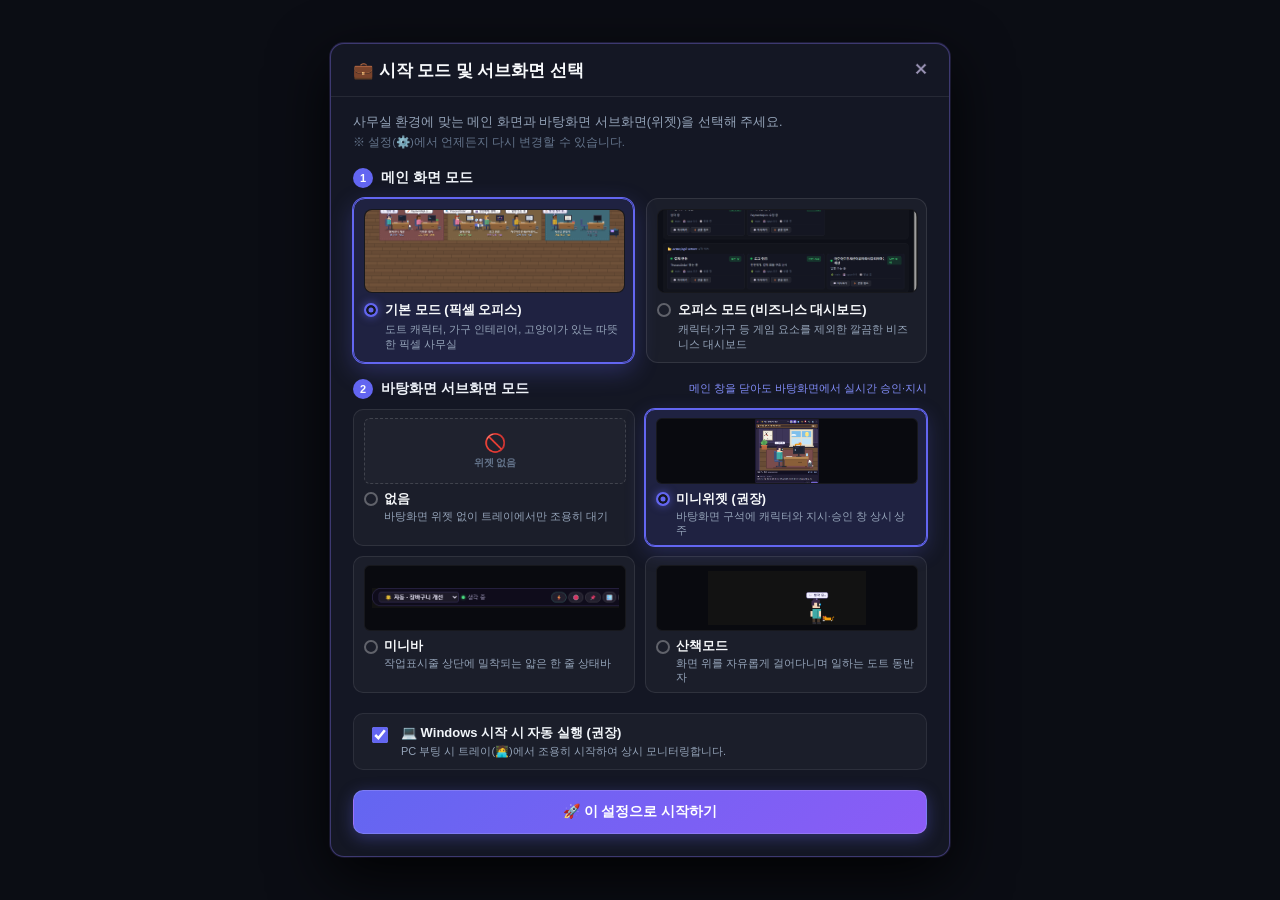
<file: src/ClaudeOffice/wwwroot/index.html>
<!doctype html>
<html lang="ko">
<head>
  <meta charset="utf-8">
  <meta http-equiv="Content-Security-Policy" content="default-src 'self'; script-src 'self' 'unsafe-inline' https://www.youtube.com https://s.ytimg.com; frame-src 'self' https://www.youtube.com https://www.youtube-nocookie.com; img-src 'self' data: https://i.ytimg.com https://*.youtube.com; media-src 'self' https://*.googlevideo.com https://*.youtube.com blob:; style-src 'self' 'unsafe-inline'; connect-src 'self' https://*.firebasedatabase.app https://*.firebaseio.com http://127.0.0.1:* http://localhost:* https://*.youtube.com https://*.googlevideo.com; object-src 'none'; base-uri 'self'; form-action 'none'">
  <!-- 휴대폰 보기: 기기 폭에 맞추고 화면 회전 시 뷰포트 축소 왜곡 방지 -->
  <meta name="viewport" content="width=device-width, initial-scale=1.0, maximum-scale=1.0, user-scalable=no, viewport-fit=cover">
  <meta name="theme-color" content="#1e1b2e">
  <!-- 휴대폰에 앱으로 설치(주소창 없이 열림): 안드로이드 크롬은 manifest, 아이폰은 apple-* -->
  <link rel="manifest" href="manifest.webmanifest">
  <link rel="icon" type="image/png" sizes="192x192" href="icons/icon-192.png">
  <link rel="apple-touch-icon" href="icons/apple-touch-icon.png">
  <meta name="mobile-web-app-capable" content="yes">
  <meta name="apple-mobile-web-app-capable" content="yes">
  <meta name="apple-mobile-web-app-title" content="Claude Office">
  <meta name="apple-mobile-web-app-status-bar-style" content="black-translucent">
  <title>Claude Office</title>
  <link rel="stylesheet" href="office.css">
</head>
<body>
  <canvas id="office"></canvas>
  <div id="scanlineOverlay" class="scanline-overlay" aria-hidden="true"></div>
  <!-- 💼 오피스 모드: 그래픽 요소를 제외한 깔끔한 비즈니스 대시보드 뷰 -->
  <div id="officeCleanView" class="office-clean-view" hidden>
    <div class="ocv-header">
      <div class="ocv-title-area">
        <h2 id="ocvOfficeName">Claude Office</h2>
        <div id="ocvStats" class="ocv-stats-badges"></div>
      </div>
    </div>
    <div id="ocvContent" class="ocv-teams-container"></div>
  </div>
  <!-- 작게 보기(위젯): 그림 대신 직원·상태 목록. 앱 창도 작아진다 -->
  <div id="wlist" hidden></div>
  <!-- 바탕화면 미니위젯: 대표 직원 한 명을 바탕화면 구석 책상에 꺼내 두고 지시·승인·전환 -->
  <div id="pet" hidden></div>

  <div id="hud">
    <div id="summary"></div>
    <div id="searchWrap" class="hud-search" hidden>
      <input id="hudSearch" type="text" maxlength="40" autocomplete="off" spellcheck="false" placeholder="직원·팀·작업 검색 (Esc 닫기)" data-en-ph="Search employee, team, task (Esc)">
      <button id="hudSearchClear" title="지우기" data-en-title="Clear">✕</button>
    </div>
    <!-- 영어 화면이면 office.js 가 data-en(글)·data-en-title·data-en-ph 로 바꾼다 -->
    <div class="hud-group hud-tools-group">
      <button id="btnSearch" title="직원 빠른 검색 (단축키: /)" data-en-title="Quick search employees (Shortcut: /)"><span class="px-icon px-search"></span></button>
      <button id="btnPet" title="바탕화면 미니위젯 (단축키: M) — 직원을 바탕화면 구석에 꺼내 두고 실시간 모니터링" data-en-title="Desktop MiniWidget (Shortcut: M) — Pin employee to desktop corner for real-time monitoring"><span class="px-icon px-window"></span></button>
      <button id="btnCoins" class="hud-coins" title="상점 & 보관함 열기 (단축키: S)" data-en-title="Current Coins — open shop (Shortcut: S)"><span class="px-icon px-coin"></span> <span id="hudCoins">0</span></button>
    </div>
    <div class="hud-group hud-ctrl-group">
      <button id="btnPin" title="항상 위에 표시" data-en-title="Always on top">📌</button>
      <div class="hud-more-wrap">
        <button id="btnMore" title="더 많은 메뉴 (근무일지·업적·브로드캐스트 등)" data-en-title="More Options">⋯<span id="btnMoreNewsBadge" class="hud-more-badge" hidden></span></button>
        <div id="hudMoreMenu" class="hud-more-menu" hidden>
          <div class="more-sec-lbl" data-en="Work &amp; Views">💼 업무 &amp; 보기</div>
          <button id="btnWidget" class="more-item" type="button"><span class="m-icon"><span class="px-icon px-doc"></span></span> <span class="m-txt" data-en="Compact list view (W)">목록형 작게 보기 (W)</span></button>
          <button id="btnToday" class="more-item" type="button"><span class="m-icon"><span class="px-icon px-chart"></span></span> <span class="m-txt" data-en="Work log (R)">근무 일지 (R)</span></button>
          <button id="btnBroadcast" class="more-item" type="button"><span class="m-icon"><span class="px-icon px-broadcast"></span></span> <span class="m-txt" data-en="Broadcast (B)">전체 브로드캐스트 (B)</span></button>
          <button id="btnAway" class="more-item" type="button"><span class="m-icon"><span class="px-icon px-moon"></span></span> <span class="m-txt" data-en="Toggle absent staff">퇴근 직원 표시</span></button>
          <div class="more-divider"></div>
          <div class="more-sec-lbl" data-en="Office Life">☕ 오피스 라이프</div>
          <button id="btnAchieve" class="more-item" type="button"><span class="m-icon"><span class="px-icon px-trophy"></span></span> <span class="m-txt" data-en="Achievements (A)">업적 도감 (A)</span></button>
          <button id="btnNightShift" class="more-item" type="button"><span class="m-icon"><span class="px-icon px-moon"></span></span> <span class="m-txt" data-en="Night Shift (N)">야간 당직 모드 (N)</span></button>
          <button id="btnShopQuick" class="more-item" type="button"><span class="m-icon"><span class="px-icon px-coin"></span></span> <span class="m-txt" data-en="Furniture &amp; Cat Shop (S)">가구 &amp; 고양이 상점 (S)</span></button>
          <button id="btnWrapped" class="more-item" type="button"><span class="m-icon">📊</span> <span class="m-txt" data-en="2026 Office Wrapped">연말 결산 Wrapped</span></button>
          <div class="more-divider"></div>
          <div class="more-sec-lbl" data-en="Info &amp; Links">🌐 안내 &amp; 바로가기</div>
          <button id="btnNews" class="more-item" type="button"><span class="m-icon">📢</span> <span class="m-txt" data-en="Update News">업데이트 뉴스</span><span id="btnNewsMenuBadge" class="news-menu-badge" hidden>N</span></button>
          <a id="btnIntroLink" href="intro.html" class="more-item" style="text-decoration:none;"><span class="m-icon">🌐</span> <span class="m-txt" data-en="Website &amp; Install">소개 페이지 &amp; 설치</span></a>
        </div>
      </div>
      <button id="btnSettings" title="설정" data-en-title="Settings"><span class="px-icon px-gear"></span></button>
    </div>
    <button id="btnHook" hidden>??</button>
    <button id="btnShop" hidden></button>
  </div>

  <div id="tooltip" hidden></div>

  <div id="empty" hidden>
    <!-- 문구는 비어 있는 이유에 따라 office.js(refreshEmpty)가 바꾼다 -->
    <div class="big" id="emptyBig" data-en="🏢 Nobody has come to work yet">🏢 아직 출근한 직원이 없어요</div>
    <div id="emptyMsg" data-en="Start a conversation in Claude Code and an employee appears at a desk.">Claude Code에서 대화를 시작하면 책상에 직원이 나타납니다.</div>
    <div class="dim" id="emptyDim" data-en="Shows conversations from the last 12 hours.">최근 12시간 안에 쓰인 대화 기록을 봅니다.</div>
  </div>

  <aside id="panel" class="drawer" hidden>
    <button id="pClose" class="close" title="닫기" data-en-title="Close">✕</button>
    <!-- 📊 오늘의 근무 일지(모든 직원) — 열려 있으면 아래 직원 상세 대신 -->
    <div id="pReport" hidden></div>
    <div id="pMain">
    <h2 id="pName"></h2>
    <div id="pTitle" class="dim"></div>
    <div class="pbar"><div id="pState" class="state"></div><button id="pFocusConsoleTop" class="mini btn-console-jump" title="이 직원의 터미널/VS Code 창으로 즉시 점프 (단축키: Alt+1~9)" data-en-title="Jump to this session's terminal/VS Code window (Alt+1~9)" data-en="⚡ Console Jump">⚡ 콘솔 점프</button><button id="pPet" class="mini" title="이 직원을 바탕화면 미니위젯 대표 직원으로 꺼내기" data-en-title="Pin this employee to Desktop MiniWidget" data-en="🪟 MiniWidget">🪟 미니위젯</button></div>

    <!-- 1) 휴대폰/PC 지시·승인 (기본 노출) -->
    <section id="pRemote" hidden>
      <h3 data-en="📱 Instruct & approve from the phone">📱 휴대폰 지시·승인</h3>
      <div id="rStatus" class="rstatus"></div>
      <div id="rAsks"></div>
      <div id="rSayWrap">
        <textarea id="rSay" class="field" rows="3" maxlength="1000" placeholder="이 직원에게 보낼 지시 (같은 대화에서 이어서 일합니다)" data-en-ph="Instruction for this employee (continues in the same conversation)"></textarea>
        <div class="rrow"><span id="rSaid" class="dim"></span><button id="rVoice" type="button" class="mini voice-btn" title="음성으로 지시하기 (Voice Prompt)" data-en-title="Voice-to-Prompt">🎙️</button><button id="rSend" class="mini" data-en="Send">보내기</button></div>
      </div>
      <div id="rReplyWrap" hidden>
        <div id="rReplyHead" class="dim"></div>
        <p id="rReply" class="prompt reply"></p>
      </div>
    </section>

    <!-- 2) 핵심 업무: 지시와 답변 -->
    <section class="p-card-primary">
      <h3 data-en="Last prompt">마지막 지시</h3>
      <p id="pPrompt" class="prompt"></p>
      <section id="pReplyWrap" hidden>
        <h3 data-en="Last Answer">마지막 답변</h3>
        <p id="pReply" class="prompt reply"></p>
      </section>
    </section>

    <!-- 3) 최근 작업 내역 (기본 노출) -->
    <h3 data-en="Recent Work">최근 작업 내역</h3>
    <ul id="pLog"></ul>

    <!-- 4) 메모 -->
    <h3 data-en="Nickname · Memo">메모</h3>
    <textarea id="pMemo" class="field" rows="2" placeholder="이 세션에 대한 메모 (쓰는 대로 저장됩니다)" data-en-ph="Memo about this session (saved as you type)"></textarea>

    <!-- 5) 상세 개발 정보 아코디언 (기본 접힘) -->
    <details id="pDetails" class="p-details-box">
      <summary class="p-details-summary">
        <span class="p-sum-txt">🛠️ 상세 개발 정보 (환경·모델·통계)</span>
        <span class="p-sum-arrow">▼</span>
      </summary>
      <div class="p-details-content">
        <!-- 📊 대화 기억량 (컨텍스트 윈도우 잔여량 게이지 & 압축 경고) -->
        <div id="pCtxMeter" class="ctx-meter-card"></div>
        <h3 data-en="Nickname">별명</h3>
        <input id="pNick" class="field" type="text" maxlength="30" autocomplete="off" spellcheck="false">
        <div id="pSync" class="dim"></div>
        <div id="pLookBar" class="look-bar"></div>
        <dl>
          <dt data-en="Team">팀</dt><dd><span id="pTeam"></span> <span class="seat"><button id="pSeatL" class="mini" title="같은 팀 안에서 자리를 앞으로" data-en-title="Move the seat earlier in the team" data-en="◀ Seat">◀ 자리</button><button id="pSeatR" class="mini" title="같은 팀 안에서 자리를 뒤로" data-en-title="Move the seat later in the team" data-en="Seat ▶">자리 ▶</button></span></dd>
          <dt data-en="Folder">작업 폴더</dt><dd><span id="pCwd" class="mono"></span> <button id="pOpenDir" class="mini" title="탐색기로 작업 폴더 열기" data-en-title="Open the working folder in Explorer" data-en="📁 Open">📁 열기</button></dd>
          <dt data-en="Runs in">실행 위치</dt><dd><span id="pEntry"></span> <button id="pFocusWin" class="mini" title="이 세션이 열려 있는 VS Code·터미널 창을 맨 앞으로 가져옵니다" data-en-title="Bring this session's VS Code or terminal window to the front" data-en="🖥️ Window">🖥️ 창으로</button></dd>
          <dt data-en="Model">모델</dt><dd id="pModel"></dd>
          <dt data-en="Branch">브랜치</dt><dd id="pBranch"></dd>
          <dt data-en="Last active">마지막 활동</dt><dd id="pLast"></dd>
        </dl>
        <h3 data-en="Today's Activity">오늘의 업무 활동</h3>
        <div id="pToday" class="today"></div>
        <section id="pInternsWrap">
          <h3 data-en="Interns (Subagents)">인턴 (서브에이전트)</h3>
          <ul id="pInterns"></ul>
        </section>
        <div id="pId" class="dim mono"></div>
      </div>
    </details>
    </div>
  </aside>

  <!-- 서랍 손잡이: 펼쳐져 있으면 서랍 왼쪽 가장자리(▶ 접기), 접혀 있으면 창 오른쪽 끝(◀ 이름 · 펼치기) -->
  <button id="drawerTab" hidden><span class="arrow">▶</span><span class="lbl"></span></button>

  <!-- 설정: 가운데 팝업(뒤는 어둡게). 탭·항목은 office.js 의 SETTINGS_TABS·SETTINGS 로 그린다 -->
  <div id="settings" class="modal" hidden>
    <div class="mbox" role="dialog" aria-modal="true" aria-labelledby="sTitle">
      <div class="mhead">
        <div class="shead-row">
          <h2 id="sTitle" style="margin: 0;"><span class="px-icon px-gear"></span> <span data-en="Settings">설정</span></h2>
          <button type="button" id="btnSessionFaqHead" class="btn-faq-pill" title="세션이 보이지 않을 때 해결 방법" data-en-title="Troubleshooting missing sessions">
            <span class="faq-icon">❓</span> <span data-en="Session missing?">세션이 안 보여요</span>
          </button>
        </div>
        <div id="sVer"></div>
        <button id="sClose" class="close" title="닫기" data-en-title="Close">✕</button>
      </div>
      <div class="mmain">
        <nav id="sTabs" role="tablist"></nav>
        <div id="sBody"></div>
      </div>
    </div>
  </div

  <!-- ❓ 세션이 안 보여요 Q&A 및 문제 해결 모달 -->
  <div id="sessionFaqModal" class="modal" hidden>
    <div class="mbox faq-box" role="dialog" aria-modal="true" aria-labelledby="faqTitle">
      <div class="mhead faq-head">
        <div class="faq-head-info">
          <h2 id="faqTitle">
            <span class="faq-icon-title">❓</span>
            <span data-en="Why is my session missing? (Q&A)">세션이 안 보여요 — 원인 &amp; 해결 Q&amp;A</span>
          </h2>
          <span class="faq-sub" data-en="Common questions &amp; fixes when Claude Desktop or Claude Code sessions don't appear in the office">
            Claude 데스크톱(MCP) 또는 Claude Code(터미널) 세션이 사무실에 나타나지 않을 때 확인해 보세요.
          </span>
        </div>
        <button id="faqClose" class="close" title="닫기" data-en-title="Close">✕</button>
      </div>
      <div class="faq-body" id="faqBody">
        <!-- Q1: Claude 데스크톱 (MCP 연동) -->
        <div class="faq-card">
          <div class="faq-q">
            <span class="faq-badge badge-mcp">Claude 데스크톱 (MCP)</span>
            <span class="faq-q-txt" data-en="Q. Working in Claude Desktop app (chat/projects), but employee doesn't appear?">Q. Claude 데스크톱 앱에서 작업 중인데 직원이 출근하지 않아요</span>
          </div>
          <div class="faq-a">
            <p data-en="Claude Desktop integrates with the office via Model Context Protocol (MCP). Check these 3 steps:">
              Claude 데스크톱은 <strong>MCP(Model Context Protocol)</strong>를 통해 Pixel Office에 상태를 보고합니다. 아래 3가지를 확인해 주세요:
            </p>
            <ul class="faq-list">
              <li>
                <strong>1. 프로젝트 지침(Instructions) 등록 필수:</strong><br>
                <span data-en="Open Project Settings in Claude Desktop, click [Edit Instructions], and paste the Pixel Office prompt.">Claude 데스크톱의 프로젝트 설정에서 <strong>[지침(Instructions)]</strong> 편집창에 가이드의 연동 지침 프롬프트를 붙여넣으셔야 Claude가 상태를 보고합니다.</span>
              </li>
              <li>
                <strong>2. 첫 호출 시 [항상 허용(Always allow)] 선택:</strong><br>
                <span data-en="When Claude Desktop asks to allow the office_report_status tool, click [Always allow].">채팅방에서 첫 질문 후 <code>office_report_status</code> 도구 권한 팝업이 뜰 때 반드시 <strong>[항상 허용]</strong>을 눌러주셔야 매번 멈추지 않고 자동으로 출근합니다.</span>
              </li>
              <li>
                <strong>3. Claude 데스크톱 완전 재시작:</strong><br>
                <span data-en="Quit Claude from the system tray and reopen it to load MCP server configurations.">설정 적용 후 작업표시줄 오른쪽 트레이(▲)에서 Claude 아이콘을 우클릭하고 <strong>[Quit]</strong> 후 다시 켜야 연동이 활성화됩니다.</span>
              </li>
            </ul>
            <div class="faq-action-box">
              <span style="font-size: 12px; color: #d8b4fe;" data-en="Need step-by-step screenshots &amp; instruction copy?">화면 캡처와 지침 복사가 필요하신가요?</span>
              <button type="button" class="btn-faq-action btn-mcp-guide" id="faqOpenMcpGuide">
                <span>🤖 Claude 데스크톱 연동 가이드 열기</span>
              </button>
            </div>
          </div>
        </div>

        <!-- Q2: Claude Code 터미널 -->
        <div class="faq-card">
          <div class="faq-q">
            <span class="faq-badge badge-code">Claude Code (터미널)</span>
            <span class="faq-q-txt" data-en="Q. Opened Claude Code in terminal or VS Code, but nobody in the office?">Q. 터미널이나 VS Code에서 Claude Code를 켰는데 직원이 안 나와요</span>
          </div>
          <div class="faq-a">
            <ul class="faq-list">
              <li>
                <strong>첫 질문(프롬프트)을 전송했나요?</strong><br>
                <span data-en="Running the claude command only doesn't create session logs. Send at least one prompt to spawn the session.">터미널에서 <code>claude</code> 명령을 켜기만 한 상태에서는 세션 기록 파일이 생성되지 않습니다. <strong>아무 질문이나 첫 프롬프트를 1회 전송</strong>해야 비로소 출근합니다.</span>
              </li>
              <li>
                <strong>표시 기간 설정 확인:</strong><br>
                <span data-en="Check Settings → Staff &amp; Teams → Display period. Sessions older than the set window are hidden."><code>⚙️ 설정</code> → <code>직원 &amp; 팀</code> → <code>표시 기간</code>을 확인하세요. 기본 설정 시간(예: 24시간)보다 오래된 세션은 자동으로 퇴근합니다. 기간을 '전체(7일)'로 늘려보세요.</span>
              </li>
              <li>
                <strong>Claude Code 연결(Hooks) 확인:</strong><br>
                <span data-en="Check Settings → System &amp; Integration → Claude Code Connection is connected."><code>⚙️ 설정</code> → <code>시스템 &amp; 연동</code> 탭에서 <strong>[Claude Code 연결]</strong>이 켜져 있는지 확인하세요.</span>
              </li>
            </ul>
          </div>
        </div>

        <!-- Q3: 자동 퇴근 -->
        <div class="faq-card">
          <div class="faq-q">
            <span class="faq-badge badge-info">자동 퇴근 안내</span>
            <span class="faq-q-txt" data-en="Q. An active employee suddenly packed up and left (disappeared)?">Q. 일하던 직원이 갑자기 자리에서 사라졌어요 (퇴근)</span>
          </div>
          <div class="faq-a">
            <p data-en="If a session has no conversation for 3 hours, the employee naturally goes home (🚪) to rest.">
              대화 세션에서 <strong>3시간 이상 추가 질문이나 작업이 없으면</strong> 직원은 편안히 휴식하기 위해 <strong>자동 퇴근(🚪)</strong> 처리됩니다.
            </p>
            <p data-en="Simply send another message in that terminal or Claude Desktop project, and the employee will instantly return to their desk!">
              💡 해당 터미널이나 Claude 데스크톱 프로젝트에서 <strong>다시 질문이나 지시를 보내면 즉시 출근</strong>하여 책상에 앉습니다!
            </p>
          </div>
        </div>

        <!-- Q4: 자리 부족 / 오피스 모드 -->
        <div class="faq-card">
          <div class="faq-q">
            <span class="faq-badge badge-view">화면 모드</span>
            <span class="faq-q-txt" data-en="Q. Have many sessions running, but only some are visible in the room?">Q. 여러 세션을 실행 중인데 사무실에 일부만 보여요</span>
          </div>
          <div class="faq-a">
            <p data-en="If office desks are fully occupied or off-screen, click [🏢 Office Mode] at the top to view all active employees in a clean business dashboard.">
              사무실 책상 자리가 가득 차거나 창 크기에 따라 일부 직원이 보이지 않을 수 있습니다. 상단 바의 <strong>[🏢 오피스 모드]</strong> 버튼을 누르면 대시보드 리스트 형태로 전체 세션을 한눈에 확인하고 제어할 수 있습니다.
            </p>
          </div>
        </div>
      </div>
      <div class="faq-foot">
        <button type="button" class="btn-faq-close" id="faqCloseBottom" data-en="Close">닫기</button>
      </div>
    </div>
  </div>

  <!-- ➕ 새 AI 직원 / MCP 수동 등록 모달 -->
  <div id="addAiModal" class="modal" hidden>
    <div class="mbox add-ai-box" role="dialog" aria-modal="true" aria-labelledby="addAiTitle">
      <div class="mhead add-ai-head">
        <div class="add-ai-head-info">
          <h2 id="addAiTitle">
            <span style="color: #60a5fa;">➕</span>
            <span data-en="Add &amp; Manage AI Employee">AI 플랫폼 추가 및 직접 편집</span>
          </h2>
          <span class="add-ai-sub" data-en="Add popular AI platforms or register a custom AI agent">
            추천 AI 도구를 내 목록에 추가하거나, 나만의 커스텀 AI 직원을 직접 등록하고 편집합니다.
          </span>
        </div>
        <button id="addAiClose" class="close" title="닫기" data-en-title="Close">✕</button>
      </div>
      <div class="add-ai-nav">
        <button type="button" id="tabAddAiPresets" class="add-ai-tab active" data-en="⚡ Quick Add Presets">⚡ 추천 AI 빠른 추가</button>
        <button type="button" id="tabAddAiManual" class="add-ai-tab" data-en="✏️ Custom AI Registration">✏️ 직접 등록 (커스텀 AI)</button>
        <button type="button" id="tabAddAiMcp" class="add-ai-tab" data-en="📋 MCP JSON Config">📋 표준 MCP JSON</button>
        <button type="button" id="tabAddAiWebhook" class="add-ai-tab" data-en="✨ Webhook &amp; Test">✨ 프롬프트 &amp; 웹훅</button>
      </div>
      <div class="add-ai-body" id="addAiBody">
        <!-- Tab 1: 추천 AI 빠른 추가 -->
        <div id="secAddAiPresets" class="add-ai-sec">
          <p class="add-ai-desc" data-en="Add popular AI platforms to your office list with one click:">
            원하는 AI 플랫폼을 클릭 한 번으로 내 사무실 연동 목록에 추가합니다:
          </p>
          <div class="ai-presets-grid" id="aiPresetsGrid">
            <!-- Dynamically populated in office.js -->
          </div>
        </div>

        <!-- Tab 2: 직접 등록 (커스텀 AI 추가 및 편집) -->
        <div id="secAddAiManual" class="add-ai-sec" hidden>
          <p class="add-ai-desc" id="customAiFormDesc" data-en="Register or edit a custom AI employee:">
            나만의 AI 에이전트, 사내 AI 도구, 또는 커스텀 MCP/웹훅 직원을 등록하고 편집합니다:
          </p>
          <input type="hidden" id="customAiEditId" value="" />
          <div class="custom-ai-form">
            <div class="custom-ai-form-row">
              <label class="custom-ai-label">AI 플랫폼 이름</label>
              <input type="text" id="inputCustomAiName" class="custom-path-input" placeholder="예: 디자인팀 제미나이, 데이터분석 GPT" spellcheck="false" />
            </div>
            <div class="custom-ai-form-row">
              <label class="custom-ai-label">캐릭터 아이콘</label>
              <select id="selectCustomAiIcon" class="custom-path-select">
                <option value="✨" selected>✨ 반짝이 (Gemini)</option>
                <option value="🤖">🤖 로봇 (Claude)</option>
                <option value="🟢">🟢 초록원 (ChatGPT)</option>
                <option value="⚡">⚡ 번개 (Cursor)</option>
                <option value="🏄">🏄 서핑 (Windsurf)</option>
                <option value="🐬">🐬 돌고래 (DeepSeek)</option>
                <option value="🎨">🎨 팔레트 (디자인)</option>
                <option value="🚀">🚀 로켓 (배포)</option>
                <option value="💻">💻 노트북 (코딩)</option>
                <option value="🐾">🐾 펫 발바닥</option>
              </select>
            </div>
            <div class="custom-ai-form-row">
              <label class="custom-ai-label">연동 방식</label>
              <select id="selectCustomAiType" class="custom-path-select">
                <option value="webhook" selected>웹훅 / HTTP API 리포트 (기본)</option>
                <option value="mcp">MCP 설정 파일 (JSON 주입)</option>
              </select>
            </div>
            <div class="custom-ai-form-row" id="rowCustomAiPath">
              <label class="custom-ai-label" id="lblCustomAiPath">설정 파일 경로 또는 웹훅 식별자</label>
              <input type="text" id="inputCustomAiPath" class="custom-path-input" placeholder="예: C:\Users\username\.cursor\mcp.json 또는 gemini-studio" spellcheck="false" />
            </div>
            <div class="custom-ai-form-row">
              <label class="custom-ai-label">한 줄 설명</label>
              <input type="text" id="inputCustomAiDesc" class="custom-path-input" placeholder="예: 그래픽 디자인 및 이미지 생성 담당" spellcheck="false" />
            </div>
            <div class="custom-ai-btn-row">
              <button type="button" class="btn-apply-path" id="btnSaveCustomAi">💾 저장하기</button>
              <button type="button" class="btn-cancel-path" id="btnCancelCustomAi" hidden>취소</button>
            </div>
            <span class="custom-path-status" id="customAiStatus"></span>
          </div>
        </div>

        <!-- Tab 3: MCP JSON 복사 -->
        <div id="secAddAiMcp" class="add-ai-sec" hidden>
          <p class="add-ai-desc" data-en="Copy and paste this MCP configuration into Cursor (~/.cursor/mcp.json), Windsurf (~/.codeium/windsurf/mcp_config.json), Zed, or any MCP-compatible client:">
            Cursor, Windsurf, Claude 데스크톱, Antigravity, Zed 등 <strong>모든 MCP 호환 클라이언트</strong>의 설정 파일(JSON)에 그대로 붙여넣을 수 있는 공용 설정입니다:
          </p>
          <div class="code-box-wrap">
            <pre class="add-ai-code" id="mcpJsonSnippetCode">로딩 중...</pre>
            <button type="button" class="btn-copy-code" id="btnCopyMcpJson" data-en="📋 Copy JSON">📋 설정 JSON 복사</button>
          </div>
          <div class="add-ai-hint" data-en="💡 After pasting into your client's config file and restarting the app, employees will automatically connect via MCP.">
            💡 클라이언트 설정 파일에 붙여넣고 해당 앱을 재시작하면, 가상 사무실과 MCP 도구로 자동 연결됩니다.
          </div>
        </div>

        <!-- Tab 4: 프롬프트 & 웹훅 연동 -->
        <div id="secAddAiWebhook" class="add-ai-sec" hidden>
          <p class="add-ai-desc" data-en="Connect Google Gemini, ChatGPT, or custom scripts using the local HTTP webhook. Send a simple POST request:">
            웹 챗지피티, 제미나이 웹/API, 파이썬 스크립트 등 어디서든 아래의 <strong>로컬 HTTP 웹훅</strong>으로 1줄만 쏘면 즉시 캐릭터가 출근합니다:
          </p>
          <div class="webhook-endpoint-card">
            <span class="badge-post">POST</span>
            <code class="webhook-url">http://localhost:47821/api/report</code>
          </div>
          <div class="code-box-wrap">
            <div class="code-label" data-en="Test with cURL (Terminal):">터미널 1줄 출근 테스트 (cURL):</div>
            <pre class="add-ai-code">curl -X POST http://localhost:47821/api/report -H "Content-Type: application/json" -d "{\"ai\":\"gemini\",\"project\":\"디자인팀\",\"session\":\"시안작업\",\"status\":\"working\",\"message\":\"제미나이 출근 테스트 ✨\"}"</pre>
          </div>
          <div class="add-ai-actions-row">
            <button type="button" class="btn-action-test" id="btnTestClockInGemini">✨ 제미나이 테스트 출근 쏘기</button>
            <button type="button" class="btn-action-test" id="btnTestClockInGpt">🟢 ChatGPT 테스트 출근 쏘기</button>
          </div>
        </div>
      </div>
      <div class="add-ai-foot">
        <button type="button" class="btn-faq-close" id="addAiCloseBottom" data-en="Close">닫기</button>
      </div>
    </div>
  </div>

  <!-- 세션 최초 1회 터미널 연결 안내 팝업 -->
  <div id="connectGuide" class="modal" hidden>
    <div class="mbox cg-box" role="dialog" aria-modal="true" aria-labelledby="cgTitle">
      <div class="mhead cg-head">
        <h2 id="cgTitle" data-en="📡 First-time Session Connection Guide">📡 세션 최초 1회 연결 안내</h2>
        <button id="cgClose" class="close" title="닫기" data-en-title="Close">✕</button>
      </div>
      <div class="cg-body">
        <div class="cg-reason">
          <p class="cg-lead" id="cgLead" data-en="To send instructions to this session, a one-time connection is required.">이 세션에 오피스에서 지시를 보내려면 최초 1회 터미널 연결이 필요합니다.</p>
          <p class="cg-sub" id="cgSub" data-en="Due to Claude Code security, a new session must run once in the terminal to connect with Office hooks.">새로 시작된 세션은 터미널에서 최소 1회 명령이 실행되어야 오피스 감시 훅과 실시간으로 연결됩니다.</p>
        </div>
        <div class="cg-preview" id="cgPreview">
          <div class="cg-prev-label" id="cgPrevLbl" data-en="📋 Content automatically copied by Office (Preview):">📋 클립보드에 자동 복사된 내용 (미리보기):</div>
          <div class="cg-prev-box" id="cgPrevTxt">"안녕" (연결 약속어)</div>
          <div class="cg-prev-hint" id="cgPrevHint" data-en="💡 You don't need to press Ctrl+C; Office already copied it. Just press Ctrl+V then Enter in the terminal.">💡 사용자가 직접 복사할 필요 없이 오피스가 이미 복사해 두었습니다. 터미널 창에서 바로 [Ctrl+V]를 누르고 [Enter]를 실행하세요.</div>
        </div>
        <div class="cg-steps">
          <div class="cg-step">
            <div class="cg-num">1</div>
            <div class="cg-info">
              <div class="cg-stitle" id="cgS1Title" data-en="1. Click [🖥️ Terminal] button">🖥️ 1. [지금 터미널로 이동] 클릭</div>
              <div class="cg-sdesc" id="cgS1Desc" data-en="Switches to this session's terminal / VS Code window and automatically copies the text above.">해당 직원의 VS Code / 터미널 창으로 화면이 자동 전환되고 위 내용이 클립보드에 준비됩니다.</div>
            </div>
          </div>
          <div class="cg-step">
            <div class="cg-num">2</div>
            <div class="cg-info">
              <div class="cg-stitle" id="cgS2Title" data-en="2. Paste with Ctrl+V & Enter">⌨️ 2. 터미널 창에서 Ctrl+V 후 Enter 실행</div>
              <div class="cg-sdesc" id="cgS2Desc" data-en="No need to copy beforehand. Just paste with Ctrl+V and press Enter.">별도로 복사하지 않아도 클립보드에 이미 들어 있으니, 입력창에 그대로 붙여넣고 Enter를 누르세요.</div>
            </div>
          </div>
          <div class="cg-step">
            <div class="cg-num">3</div>
            <div class="cg-info">
              <div class="cg-stitle" id="cgS3Title" data-en="3. Connection Complete!">✅ 3. 실시간 연결 완료!</div>
              <div class="cg-sdesc" id="cgS3Desc" data-en="Once Claude finishes this reply, future instructions will be sent directly from the Office / MiniWidget.">Claude의 첫 답변이 끝나면 연결이 완료되어, 다음부터는 터미널로 이동할 필요 없이 오피스나 미니위젯에서 바로 지시가 전달됩니다!</div>
            </div>
          </div>
        </div>
        <div class="cg-opt">
          <label><input type="checkbox" id="cgSkip"> <span id="cgSkipLbl" data-en="Skip this guide next time and jump directly to terminal">다음부터는 팝업 없이 바로 터미널로 이동</span></label>
        </div>
      </div>
      <div class="cg-foot">
        <button type="button" id="cgWakeBtn" class="cg-wake-btn" data-en="🖥️ Go to Terminal Now (Copy)">🖥️ 지금 터미널로 이동 (클립보드 자동 복사)</button>
        <button type="button" id="cgCancelBtn" class="cg-close-btn" data-en="Close">닫기</button>
      </div>
    </div>
  </div>

  <!-- 전사 화이트보드 3열 칸반 모달 -->
  <div id="whiteboardModal" class="modal" hidden>
    <div class="mbox wb-box" role="dialog" aria-modal="true" aria-labelledby="wbTitle">
      <div class="mhead wb-head">
        <div class="wb-head-info">
          <h2 id="wbTitle" data-en="📋 Team Whiteboard &amp; Kanban">📋 화이트보드 3열 칸반</h2>
          <span id="wbSummary" class="wb-summary">전체 할 일 요약</span>
        </div>
        <div class="wb-head-tools">
          <div class="wb-view-tabs">
            <button id="wbTabKanban" class="wb-tab-btn active" data-en="🗂️ Kanban">🗂️ 3열 칸반</button>
            <button id="wbTabSession" class="wb-tab-btn" data-en="📑 By Employee">📑 직원별 목록</button>
          </div>
          <button id="wbClose" class="close" title="닫기" data-en-title="Close">✕</button>
        </div>
      </div>
      <div id="wbFilterBar" class="wb-filter-bar">
        <!-- 세션별 필터 칩 동적 생성 -->
      </div>
      <div class="wb-body" id="wbBody">
        <!-- 3열 칸반 그리드 또는 세션별 카드 동적 생성 -->
      </div>
    </div>
  </div>

  <!-- 🏆 전사 업적 도감 & 명예의 전당 모달 -->
  <div id="achieveModal" class="modal" hidden>
    <div class="mbox ac-box" role="dialog" aria-modal="true" aria-labelledby="acTitle">
      <div class="mhead ac-head">
        <div class="ac-head-info">
          <h2 id="acTitle"><span class="px-icon px-trophy"></span> <span data-en="Achievements &amp; Hall of Fame">전사 업적 도감 &amp; 명예의 전당</span></h2>
          <span id="acSummary" class="ac-summary">전체 업적 현황</span>
        </div>
        <button id="acClose" class="close" title="닫기" data-en-title="Close">✕</button>
      </div>
      <div class="ac-nav">
        <button type="button" id="acTabBadges" class="ac-tab active" data-en="🏅 Achievement Codex">🏅 도전 과제 도감</button>
        <button type="button" id="acTabRanks" class="ac-tab" data-en="🎖️ Employee Leaderboard">🎖️ 직원 직급 랭킹</button>
        <button type="button" id="acTabDaily" class="ac-tab" data-en="📅 Daily Quests &amp; Streak">📅 일일 업무 &amp; 출석</button>
      </div>
      <div class="ac-body" id="acBody">
        <div id="acSecBadges" class="ac-sec"></div>
        <div id="acSecRanks" class="ac-sec" hidden></div>
        <div id="acSecDaily" class="ac-sec" hidden></div>
      </div>
    </div>
  </div>

  <!-- 🏆 도전 과제 달성 알림 토스트 -->
    <!-- 🛋️ 가구 & 인테리어 상점 모달 -->
  <div id="shopModal" class="modal" hidden>
    <div class="mbox shop-box" role="dialog" aria-modal="true" aria-labelledby="shopTitle">
      <div class="mhead shop-head">
        <div class="shop-head-info">
          <h2 id="shopTitle"><span class="px-icon px-sofa"></span> <span data-en="Furniture &amp; Decor Shop">오피스 인테리어 &amp; 가구 상점</span></h2>
          <span id="shopSummary" class="shop-summary" data-en="Decorate your office with coins earned from coding & quests!">작업 완료 및 도전 과제로 모은 코인으로 사무실을 아늑하게 꾸며보세요!</span>
        </div>
        <div class="shop-coin-badge">
          <span class="px-icon px-coin"></span> <span id="shopCoinsTotal">0</span> <span data-en="Coins">코인</span>
        </div>
        <button id="shopClose" class="close" title="닫기" data-en-title="Close">✕</button>
      </div>
      <div class="shop-body" id="shopBody">
        <div id="shopGrid" class="shop-grid"></div>
      </div>
    </div>
  </div>

  <!-- 📢 전체 세션 브로드캐스트 지시 모달 -->
  <div id="broadcastModal" class="modal" hidden>
    <div class="mbox bc-box" role="dialog" aria-modal="true" aria-labelledby="bcTitle">
      <div class="mhead bc-head">
        <div class="bc-head-info">
          <h2 id="bcTitle" data-en="📢 Broadcast to All Sessions">📢 전체 세션 브로드캐스트 지시</h2>
          <span id="bcSummary" class="bc-summary" data-en="Send instructions simultaneously to all active AI sessions">모든 활성 AI 세션에 한 번에 지시를 전달합니다</span>
        </div>
        <button id="bcClose" class="close" title="닫기" data-en-title="Close">✕</button>
      </div>
      <div class="bc-body">
        <div class="bc-targets-wrap">
          <div class="bc-targets-head">
            <span class="bc-lbl" data-en="Target Sessions">전송 대상 세션</span>
            <div class="bc-targets-tools">
              <button type="button" id="bcSelectAll" class="mini-chip" data-en="Select All">전체 선택</button>
              <button type="button" id="bcDeselectAll" class="mini-chip" data-en="Clear All">선택 해제</button>
            </div>
          </div>
          <div id="bcSessionList" class="bc-session-list"></div>
        </div>
        <div class="bc-presets-wrap">
          <span class="bc-lbl" data-en="Quick Prompts">빠른 명령어</span>
          <div class="bc-presets">
            <button type="button" class="bc-preset-btn" data-prompt="/compact" data-en="📦 /compact">📦 /compact (문맥 압축)</button>
            <button type="button" class="bc-preset-btn" data-prompt="모든 단위 테스트를 실행하고 결과를 요약해줘." data-en="🧪 Run Tests">🧪 단위 테스트 실행</button>
            <button type="button" class="bc-preset-btn" data-prompt="git status 및 변경된 파일 목록을 점검해줘." data-en="🔍 Git Status">🔍 Git 상태 점검</button>
            <button type="button" class="bc-preset-btn" data-prompt="작업을 잠시 멈추고 현재 진행 상황을 보고해줘." data-en="⏸️ Status Report">⏸️ 진행 상황 보고</button>
          </div>
        </div>
        <div class="bc-input-wrap">
          <label for="bcPromptInput" class="bc-lbl" data-en="Instruction">전송할 지시 내용</label>
          <textarea id="bcPromptInput" class="field bc-textarea" rows="3" placeholder="모든 세션에 전달할 지시를 입력하세요 (예: /compact 후 빌드 확인)" data-en-ph="Enter instruction for all selected sessions..."></textarea>
        </div>
        <div class="bc-actions">
          <span id="bcStatusMsg" class="bc-status-msg"></span>
          <button type="button" id="bcSendBtn" class="primary bc-send-btn" data-en="📢 Send to Sessions">📢 전체 세션에 전송</button>
        </div>
      </div>
    </div>
  </div>

  <!-- 🌙 야간 당직 모니터링 & 아침 브리핑 모달 -->
  <div id="nightShiftModal" class="modal" hidden>
    <div class="mbox ns-box" role="dialog" aria-modal="true" aria-labelledby="nsTitle">
      <div class="mhead ns-head">
        <div class="ns-head-info">
          <h2 id="nsTitle"><span class="px-icon px-moon"></span> <span data-en="Night Shift &amp; Morning Briefing">야간 당직 &amp; 아침 브리핑</span></h2>
          <span id="nsSummary" class="ns-summary" data-en="Overnight autonomous monitoring &amp; morning productivity report">야간 무인 모니터링 및 밤샘 작업 요약 브리핑</span>
        </div>
        <button id="nsClose" class="close" title="닫기" data-en-title="Close">✕</button>
      </div>
      <div class="ns-body">
        <div class="ns-status-card">
          <div class="ns-status-main">
            <div class="ns-status-icon" id="nsStatusIcon"><span class="px-icon px-icon-xl px-moon"></span></div>
            <div class="ns-status-info">
              <div class="ns-status-title" id="nsStatusTitle">야간 당직 대기 중</div>
              <div class="ns-status-desc" id="nsStatusDesc">당직 모드를 켜면 야간 작업 내역을 자동 집계하고 아침 브리핑을 작성합니다.</div>
            </div>
          </div>
          <button type="button" id="nsToggleBtn" class="ns-toggle-btn" data-en="Turn On Night Shift">🌙 당직 모드 켜기</button>
        </div>
        <div class="ns-stats-grid">
          <div class="ns-stat-card">
            <span class="ns-stat-lbl" data-en="Active Time">🕒 가동 시간</span>
            <span class="ns-stat-val" id="nsStatTime">0시간 0분</span>
          </div>
          <div class="ns-stat-card">
            <span class="ns-stat-lbl" data-en="Tasks Handled">⚡ 처리된 작업</span>
            <span class="ns-stat-val" id="nsStatTasks">0건</span>
          </div>
          <div class="ns-stat-card">
            <span class="ns-stat-lbl" data-en="Coins Earned">🪙 야간 코인</span>
            <span class="ns-stat-val" id="nsStatCoins">+0</span>
          </div>
          <div class="ns-stat-card">
            <span class="ns-stat-lbl" data-en="Tokens Saved">📉 토큰 절감량</span>
            <span class="ns-stat-val" id="nsStatTokens">0 Tok</span>
          </div>
        </div>
        <div class="ns-report-wrap">
          <div class="ns-report-head">
            <span class="ns-lbl" data-en="☀️ Morning Briefing Summary">☀️ 아침 업무 브리핑 요약</span>
            <button type="button" id="nsCopyBtn" class="mini-chip" data-en="📋 Copy Markdown">📋 리포트 복사</button>
          </div>
          <div id="nsReportContent" class="ns-report-content"></div>
        </div>
      </div>
    </div>
  </div>

  <!-- 💼 최초 1회 시작 모드 선택 모달 (완전 불투명 블라인드 배경) -->
  <div id="modeSelectModal" class="modal mode-blind-modal" hidden>
    <div class="mbox mode-select-box" role="dialog" aria-modal="true" aria-labelledby="msTitle">
      <div class="mhead mode-select-head">
        <h2 id="msTitle" data-en="💼 Welcome &amp; Setup: Display Modes">💼 시작 모드 및 서브화면 선택</h2>
        <button id="msClose" class="close" title="닫기" data-en-title="Close">✕</button>
      </div>
      <div class="mode-select-body">
        <p class="mode-select-desc" data-en="Customize your main office view and desktop companion. You can change these anytime in Settings (⚙️).">
          사무실 환경에 맞는 메인 화면과 바탕화면 서브화면(위젯)을 선택해 주세요.<br>
          <span class="dim">※ 설정(⚙️)에서 언제든지 다시 변경할 수 있습니다.</span>
        </p>

        <!-- 1. 메인 화면 모드 -->
        <div class="mode-section">
          <div class="mode-section-title">
            <span class="sec-num">1</span>
            <span class="sec-text" data-en="Main Window Mode">메인 화면 모드</span>
          </div>
          <div class="main-mode-grid">
            <label class="main-mode-card selected" data-mode="basic">
              <input type="radio" name="mainMode" value="basic" checked class="mode-radio">
              <div class="mode-card-preview">
                <img src="shots/basic_office.png" alt="Basic Mode" loading="lazy">
              </div>
              <div class="mode-card-content">
                <div class="mode-title-row">
                  <span class="mode-badge-radio"></span>
                  <span class="mode-title" data-en="Basic (Pixel Office)">기본 모드 (픽셀 오피스)</span>
                </div>
                <div class="mode-sub" data-en="Pixel art characters, furniture decor, and relaxing cat companions.">도트 캐릭터, 가구 인테리어, 고양이가 있는 따뜻한 픽셀 사무실</div>
              </div>
            </label>

            <label class="main-mode-card" data-mode="office">
              <input type="radio" name="mainMode" value="office" class="mode-radio">
              <div class="mode-card-preview">
                <img src="shots/office_mode.png" alt="Office Mode" loading="lazy">
              </div>
              <div class="mode-card-content">
                <div class="mode-title-row">
                  <span class="mode-badge-radio"></span>
                  <span class="mode-title" data-en="Office Mode (Clean Dashboard)">오피스 모드 (비즈니스 대시보드)</span>
                </div>
                <div class="mode-sub" data-en="Clean developer dashboard without gaming graphics. Perfect for workplace.">캐릭터·가구 등 게임 요소를 제외한 깔끔한 비즈니스 대시보드</div>
              </div>
            </label>
          </div>
        </div>

        <!-- 2. 서브 화면 (바탕화면 위젯) -->
        <div class="mode-section">
          <div class="mode-section-title">
            <span class="sec-num">2</span>
            <span class="sec-text" data-en="Desktop Sub-Display (Widget)">바탕화면 서브화면 모드</span>
            <span class="sec-tip" data-en="Real-time approval &amp; chat on desktop even when main window is closed">메인 창을 닫아도 바탕화면에서 실시간 승인·지시</span>
          </div>
          <div class="sub-mode-grid">
            <!-- [ ] 없음 -->
            <label class="sub-mode-card" data-sub="none">
              <input type="radio" name="subMode" value="none" class="mode-radio">
              <div class="sub-card-preview preview-none">
                <div class="preview-none-box">
                  <span class="preview-none-icon">🚫</span>
                  <span class="preview-none-text" data-en="Tray Only">위젯 없음</span>
                </div>
              </div>
              <div class="sub-card-info">
                <div class="sub-title-row">
                  <span class="mode-badge-radio"></span>
                  <span class="sub-title" data-en="None (Tray only)">없음</span>
                </div>
                <div class="sub-desc" data-en="Only runs in Windows tray (🧑‍💻) silently without desktop widget.">바탕화면 위젯 없이 트레이에서만 조용히 대기</div>
              </div>
            </label>

            <!-- [o] 미니위젯 (기본값) -->
            <label class="sub-mode-card selected" data-sub="widget">
              <input type="radio" name="subMode" value="widget" checked class="mode-radio">
              <div class="sub-card-preview">
                <img src="shots/widget.png" alt="MiniWidget" loading="lazy">
              </div>
              <div class="sub-card-info">
                <div class="sub-title-row">
                  <span class="mode-badge-radio"></span>
                  <span class="sub-title" data-en="MiniWidget (Recommended)">미니위젯 (권장)</span>
                </div>
                <div class="sub-desc" data-en="Compact desk window in desktop corner with real-time approval &amp; chat.">바탕화면 구석에 캐릭터와 지시·승인 창 상시 상주</div>
              </div>
            </label>

            <!-- [ ] 미니바 -->
            <label class="sub-mode-card" data-sub="minibar">
              <input type="radio" name="subMode" value="minibar" class="mode-radio">
              <div class="sub-card-preview preview-minibar-wrap">
                <img src="shots/minibar.png" alt="MiniBar" loading="lazy">
              </div>
              <div class="sub-card-info">
                <div class="sub-title-row">
                  <span class="mode-badge-radio"></span>
                  <span class="sub-title" data-en="Mini-Bar">미니바</span>
                </div>
                <div class="sub-desc" data-en="Ultra-slim status bar docked to taskbar or screen edge.">작업표시줄 상단에 밀착되는 얇은 한 줄 상태바</div>
              </div>
            </label>

            <!-- [ ] 산책모드 -->
            <label class="sub-mode-card" data-sub="walk">
              <input type="radio" name="subMode" value="walk" class="mode-radio">
              <div class="sub-card-preview preview-walk-wrap">
                <img src="shots/walk.png" alt="Walk Mode" loading="lazy">
              </div>
              <div class="sub-card-info">
                <div class="sub-title-row">
                  <span class="mode-badge-radio"></span>
                  <span class="sub-title" data-en="Walk Mode (Shimeji)">산책모드</span>
                </div>
                <div class="sub-desc" data-en="Pixel character walks freely across desktop showing status bubbles.">화면 위를 자유롭게 걸어다니며 일하는 도트 동반자</div>
              </div>
            </label>
          </div>
        </div>

        <!-- 3. 시작 시 자동 실행 -->
        <div class="mode-autostart-opt">
          <label class="mode-autostart-lbl" for="msAutoStart">
            <input type="checkbox" id="msAutoStart" checked>
            <div class="mode-autostart-texts">
              <span class="mode-autostart-title" data-en="💻 Launch on Windows startup (Recommended)">💻 Windows 시작 시 자동 실행 (권장)</span>
              <span class="mode-autostart-sub" data-en="Starts silently in the tray (🧑‍💻) on PC boot for real-time monitoring.">PC 부팅 시 트레이(🧑‍💻)에서 조용히 시작하여 상시 모니터링합니다.</span>
            </div>
          </label>
        </div>

        <!-- 4. 시작 버튼 -->
        <div class="mode-action-row">
          <button type="button" id="msApplyBtn" class="mode-apply-btn" data-en="🚀 Start with this setup">🚀 이 설정으로 시작하기</button>
        </div>
      </div>
    </div>
  </div>
  </div>

  <!-- 🕹️ 8비트 아케이드 미니게임 모달 -->
  <div id="arcadeModal" class="modal" hidden>
    <div class="mbox arcade-box" role="dialog" aria-modal="true" aria-labelledby="arcadeTitle">
      <div class="mhead arcade-head">
        <div class="arcade-head-info">
          <h2 id="arcadeTitle">🕹️ <span data-en="8-Bit Bug Squash Arcade">8비트 버그 퇴치 작전</span></h2>
          <span class="arcade-summary" data-en="Catch bugs to protect system integrity &amp; earn coins!">30초 동안 쏟아지는 버그를 잡아 시스템 무결성을 지키고 코인을 획득하세요!</span>
        </div>
        <div class="arcade-head-stats">
          <span class="arcade-stat-pill">⏱️ <span id="arcadeTimer">30</span>s</span>
          <span class="arcade-stat-pill">🎯 <span id="arcadeScore">0</span>점</span>
          <span class="arcade-stat-pill">🔥 <span id="arcadeCombo">0</span>x</span>
        </div>
        <button id="arcadeClose" class="close" title="닫기" data-en-title="Close">✕</button>
      </div>
      <div class="arcade-body">
        <canvas id="arcadeCanvas" width="560" height="340"></canvas>
        <div id="arcadeOverlay" class="arcade-overlay">
          <div id="arcadeMsgBox" class="arcade-msg-box">
            <h3 id="arcadeMsgTitle">👾 버그 사냥 준비!</h3>
            <p id="arcadeMsgDesc">날아다니는 버그(🐛 일반 10점, 🪲 메모리 20점, 👾 크리티컬 50점)를 클릭하세요.</p>
            <div id="arcadeHighScoreWrap">🏆 최고 기록: <span id="arcadeHighScore">0</span>점</div>
            <button id="arcadeStartBtn" class="arcade-start-btn" type="button">🎮 게임 시작</button>
          </div>
        </div>
      </div>
    </div>
  </div>

  <!-- 📊 2026 Claude Office Wrapped (연말 결산) 모달 -->
  <div id="wrappedModal" class="modal" hidden>
    <div class="mbox wrapped-box" role="dialog" aria-modal="true" aria-labelledby="wrappedTitle">
      <div class="mhead wrapped-head">
        <div class="wrapped-head-info">
          <h2 id="wrappedTitle">📊 <span data-en="2026 Claude Office Wrapped">2026 Claude Office Wrapped</span></h2>
          <span class="wrapped-summary" data-en="Your Year in Review &amp; Coding Milestones">올 한 해 나와 Claude 에이전트들이 함께 이룬 빛나는 기록</span>
        </div>
        <button id="wrappedClose" class="close" title="닫기" data-en-title="Close">✕</button>
      </div>
      <div class="wrapped-body" id="wrappedBody">
        <div class="wrapped-card" id="wrappedCard">
          <div class="wrapped-card-badge">✨ 2026 ANNUAL REPORT</div>
          <h3 class="wrapped-hero-title" id="wrappedDevTitle">🚀 불굴의 풀스택 아키텍트</h3>
          <div class="wrapped-grid" id="wrappedGrid"></div>
          <div class="wrapped-footer">
            <button id="wrappedCopyBtn" class="wrapped-action-btn" type="button">📋 결과 복사하기</button>
          </div>
        </div>
      </div>
    </div>
  </div>

    <!-- 📢 업데이트 뉴스 모달 -->
  <div id="newsModal" class="modal" hidden>
    <div class="mbox news-box" role="dialog" aria-modal="true" aria-labelledby="newsTitle">
      <div class="mhead news-head">
        <div class="news-head-info">
          <h2 id="newsTitle">
            <span class="news-icon-title">📢</span>
            <span data-en="Update News &amp; Changelog">업데이트 뉴스 &amp; 변경 내역</span>
          </h2>
          <span class="news-sub" data-en="Check out new features, bug fixes, and improvements by version.">
            버전별 새로운 기능과 개선 및 수정 내역을 한눈에 확인하세요.
          </span>
        </div>
        <button id="newsClose" class="close" title="닫기" data-en-title="Close">✕</button>
      </div>
      <div class="news-board-wrap">
        <div class="news-board-head">
          <div class="nb-col nb-badge-col" data-en="Status">상태</div>
          <div class="nb-col nb-ver-col" data-en="Version">버전</div>
          <div class="nb-col nb-title-col" data-en="Title &amp; Key Updates">제목 &amp; 주요 업데이트</div>
          <div class="nb-col nb-date-col" data-en="Date">날짜</div>
        </div>
        <div class="news-list" id="newsList">
          <!-- office.js에서 동적 생성 -->
        </div>
      </div>
      <div class="news-foot">
        <button type="button" id="btnMarkAllNewsRead" class="news-btn-allread" data-en="✓ Mark all as read">✓ 모두 읽음 처리</button>
        <div class="news-foot-right">
          <span id="newsUnreadCount" class="news-unread-summary"></span>
          <button type="button" id="btnNewsCloseBottom" class="news-btn-close" data-en="Close">닫기</button>
        </div>
      </div>
    </div>
  </div>

  <!-- 🎵 메인화면 하단 우측 플로팅 코딩 BGM 플레이바 -->
  <div id="bgmMainAnchor" class="bgm-main-anchor" hidden>
    <div id="bgmPopover" class="bgm-popover" hidden>
      <div class="bgm-pop-head">
        <div class="bgm-pop-tabs">
          <button type="button" id="bgmPopTabInternal" class="bgm-pop-tab active">🎹 내장 Lo-Fi</button>
          <button type="button" id="bgmPopTabYoutube" class="bgm-pop-tab">📺 YouTube</button>
        </div>
        <button type="button" id="bgmPopClose" class="bgm-pop-close" title="닫기">✕</button>
      </div>
      <div id="bgmPopList" class="bgm-pop-list"></div>
    </div>

    <div id="bgmPlayerBar" class="bgm-player-bar">
      <div class="bgm-bar-vinyl-wrap">
        <div id="bgmBarVinyl" class="bgm-vinyl paused"><div class="bgm-vinyl-core"></div></div>
      </div>
      <div class="bgm-bar-info">
        <div class="bgm-bar-title-row">
          <span id="bgmBarSrcPill" class="bgm-src-pill">LO-FI</span>
          <span id="bgmBarTitle" class="bgm-bar-title">Midnight Coffee ☕</span>
          <span id="bgmBarEq" class="bgm-eq paused"><i></i><i></i><i></i></span>
        </div>
        <div class="bgm-bar-prog-row">
          <div class="bgm-prog-track"><div id="bgmBarProg" class="bgm-prog-fill" style="width:0%"></div></div>
          <span id="bgmBarTime" class="bgm-bar-time">00:00 / 04:00</span>
        </div>
      </div>
      <div class="bgm-bar-transport">
        <button type="button" id="bgmBarPrev" class="bgm-icon-btn" title="이전 곡">⏮</button>
        <button type="button" id="bgmBarPlay" class="bgm-play-btn" title="재생 / 일시정지">▶</button>
        <button type="button" id="bgmBarNext" class="bgm-icon-btn" title="다음 곡">⏭</button>
      </div>
      <div class="bgm-bar-divider"></div>
      <div class="bgm-bar-utils">
        <button type="button" id="bgmBarMute" class="bgm-icon-btn" title="음소거">🔊</button>
        <input type="range" id="bgmBarVol" class="bgm-vol-slider" min="0" max="100" value="70" title="볼륨" />
        <button type="button" id="bgmBarListBtn" class="bgm-icon-btn bgm-list-btn" title="플레이리스트 열기">☰</button>
        <button type="button" id="bgmBarCollapseBtn" class="bgm-icon-btn" title="알약 모드로 접기">▾</button>
      </div>
    </div>

    <div id="bgmCompactPill" class="bgm-compact-pill" hidden>
      <button type="button" id="bgmPillPlay" class="bgm-pill-play" title="재생 / 일시정지">▶</button>
      <span id="bgmPillEq" class="bgm-eq paused"><i></i><i></i><i></i></span>
      <span id="bgmPillTitle" class="bgm-pill-title">Midnight Coffee ☕</span>
      <button type="button" id="bgmPillExpand" class="bgm-pill-expand" title="플레이바 펼치기">▲</button>
    </div>
  </div>

  <div id="questToast" class="quest-toast" hidden></div>

  <!-- QR 코드(휴대폰 보기 설정용) — qrcode-generator 1.4.4, MIT, Kazuhiko Arase -->
  <script src="vendor/qrcode.js"></script>
  <script src="office.js?v=1.9.49"></script>
</body>
</html>
</file>
<file: src/ClaudeOffice/wwwroot/office.css>
:root {
  --bg: #1e1b2e;
  --panel: #17142a;
  --line: #3a3360;
  --text: #ece8fa;
  --dim: #9d96b8;
  --accent: #7c6be0;
  --font: "Malgun Gothic", "Segoe UI", "Segoe UI Emoji", sans-serif;
  color-scheme: dark;   /* 체크박스·스크롤바 같은 기본 조작부도 어두운 모양으로 */
  --drawer-w: 330px;    /* 오른쪽 서랍 폭 — office.js 의 DRAWER_W 와 같게 */
}

[hidden] { display: none !important; }

html {
  width: 100%;
  max-width: 100%;
  overflow-x: hidden;
  -webkit-text-size-adjust: 100%;
  text-size-adjust: 100%;
}

html, body {
  margin: 0;
  height: 100%;
  background: var(--bg);
  color: var(--text);
  font-family: var(--font);
  user-select: none;
}

body {
  width: 100%;
  max-width: 100vw;
  overflow-x: hidden;
  overflow-y: auto;
  -webkit-text-size-adjust: 100%;
  text-size-adjust: 100%;
}

canvas#office {
  display: block;
  image-rendering: pixelated;
  max-width: 100%;
}

/* 오른쪽 위 상태 표시와 버튼 */
#hud {
  position: fixed;
  top: 8px;
  right: 10px;
  display: flex;
  gap: 6px;
  align-items: center;
  z-index: 5;
}
#summary {
  background: rgba(20, 16, 36, 0.78);
  border: 1px solid rgba(124, 107, 224, 0.35);
  padding: 5px 11px;
  border-radius: 999px;
  font-size: 12px;
  white-space: nowrap;
}
#hud button {
  all: unset;
  cursor: pointer;
  width: 28px;
  height: 28px;
  border-radius: 50%;
  text-align: center;
  line-height: 28px;
  font-size: 13px;
  background: rgba(20, 16, 36, 0.78);
  border: 1px solid rgba(124, 107, 224, 0.35);
}
body.panel-open #hud { right: calc(var(--drawer-w) + 10px); }   /* 펼친 서랍에 가리지 않게 */
#hud button:hover { background: rgba(60, 50, 110, 0.9); }
#hud button.on { background: var(--accent); }
#hud button.off { opacity: 0.45; }
#hud button.warn { border-color: #ffb347; background: rgba(120, 70, 0, 0.6); }

/* 상단 HUD 버튼 그룹 (도구 그룹, 제어 그룹) */
.hud-group {
  display: inline-flex;
  align-items: center;
  gap: 3px;
  background: rgba(20, 16, 36, 0.78);
  border: 1px solid rgba(124, 107, 224, 0.35);
  border-radius: 999px;
  padding: 2px 4px;
  backdrop-filter: blur(8px);
}
.hud-group button {
  background: transparent !important;
  border-color: transparent !important;
}
.hud-group button:hover {
  background: rgba(60, 50, 110, 0.9) !important;
}
.hud-group button.on {
  background: var(--accent) !important;
}
.hud-group .hud-coins {
  background: rgba(255, 215, 0, 0.15) !important;
  border: 1px solid rgba(255, 215, 0, 0.35) !important;
}
.hud-group .hud-coins:hover {
  background: rgba(255, 215, 0, 0.28) !important;
}
.hud-search {
  display: flex;
  align-items: center;
  gap: 3px;
  background: rgba(20, 16, 36, 0.92);
  border: 1px solid var(--accent);
  border-radius: 999px;
  padding: 2px 6px 2px 10px;
}
.hud-search input {
  all: unset;
  width: 145px;
  font: 12px var(--font);
  color: var(--text);
}
.hud-search input::placeholder { color: #7e779a; }
#hud .hud-search button {
  width: 20px;
  height: 20px;
  line-height: 20px;
  font-size: 11px;
  border: 0;
  background: transparent;
  color: var(--dim);
}
#hud .hud-search button:hover { color: var(--text); background: rgba(255, 255, 255, 0.1); }

#tooltip {
  position: fixed;
  pointer-events: none;
  z-index: 6;
  max-width: 300px;
  padding: 7px 10px;
  border-radius: 8px;
  background: rgba(15, 12, 28, 0.94);
  border: 1px solid var(--line);
  font-size: 12px;
  line-height: 1.5;
}
#tooltip b { font-size: 13px; }
#tooltip .dim { color: var(--dim); }

#empty {
  position: fixed;
  left: 50%;
  top: 58%;
  transform: translate(-50%, -50%);
  text-align: center;
  background: rgba(20, 16, 36, 0.85);
  border: 1px solid var(--line);
  padding: 18px 26px;
  border-radius: 12px;
  line-height: 1.8;
  font-size: 13px;
}
#empty .big { font-size: 16px; font-weight: 700; margin-bottom: 4px; }
body.panel-open #empty { left: calc((100% - var(--drawer-w)) / 2); }   /* 서랍을 뺀 사무실 가운데 */

.dim { color: var(--dim); }
.mono { font-family: Consolas, monospace; font-size: 11px; }

/* 오른쪽 서랍(직원 상세 패널·설정) — 한 번에 하나만 열린다 */
.drawer {
  position: fixed;
  top: 0;
  right: 0;
  bottom: 0;
  width: var(--drawer-w);
  z-index: 7;
  box-sizing: border-box;
  padding: 18px 18px 24px;
  overflow-y: auto;
  background: var(--panel);
  border-left: 1px solid var(--line);
  box-shadow: -10px 0 28px rgba(0, 0, 0, 0.4);
  user-select: text;
  transition: transform 0.18s ease;
}
/* 접힘: 오른쪽 밖으로 밀어 두고(내용은 그대로) 손잡이만 남긴다 */
body.drawer-folded .drawer { transform: translateX(100%); box-shadow: none; }

/* 서랍 손잡이 */
#drawerTab {
  all: unset;
  position: fixed;
  top: 56px;
  right: var(--drawer-w);
  z-index: 8;
  display: flex;
  flex-direction: column;
  align-items: center;
  gap: 6px;
  width: 22px;
  padding: 10px 0;
  box-sizing: border-box;
  border-radius: 10px 0 0 10px;
  background: var(--panel);
  border: 1px solid var(--line);
  border-right: none;
  box-shadow: -6px 0 14px rgba(0, 0, 0, 0.3);
  color: var(--dim);
  font-size: 14px;
  cursor: pointer;
  transition: right 0.18s ease;
}
#drawerTab:hover { color: var(--text); background: #241f42; }
#drawerTab:focus-visible { outline: 2px solid var(--accent); outline-offset: 1px; }
#drawerTab .lbl {
  writing-mode: vertical-rl;   /* 접혔을 때 세로 글씨로 무엇이 접혀 있는지 */
  font-size: 11px;
  max-height: 140px;
  overflow: hidden;
  text-overflow: ellipsis;
  white-space: nowrap;
}
#drawerTab .lbl:empty { display: none; }
body.drawer-folded #drawerTab { right: 0; color: var(--text); }
.drawer .close {
  all: unset;
  box-sizing: border-box;
  cursor: pointer;
  position: absolute;
  top: 12px;
  right: 14px;
  width: 28px;
  height: 28px;
  display: flex;
  align-items: center;
  justify-content: center;
  border-radius: 6px;
  font-size: 15px;
  line-height: 1;
  color: var(--dim);
  z-index: 10;
  transition: background 0.15s ease, color 0.15s ease, transform 0.1s ease;
}
.drawer .close:hover {
  color: var(--text);
  background: rgba(255, 255, 255, 0.08);
}
.drawer .close:active {
  transform: scale(0.92);
  background: rgba(255, 255, 255, 0.14);
}
.drawer h2 { margin: 0 38px 2px 0; font-size: 18px; }
.drawer #pReport h2 { margin: 0 38px 2px 0; }
.drawer h3 { margin: 16px 0 6px; font-size: 12px; color: var(--dim); font-weight: 600; }
#pTitle { font-size: 12px; margin-bottom: 10px; }
#sVer { font-size: 12px; color: var(--dim); margin-bottom: 4px; }
#sVer .vwarn { margin-top: 3px; color: #ffb347; }
.state {
  display: inline-block;
  padding: 4px 10px;
  border-radius: 999px;
  font-size: 12px;
  font-weight: 600;
  background: rgba(124, 107, 224, 0.2);
}
.pbar {
  display: flex;
  align-items: center;
  justify-content: space-between;
  gap: 6px;
  flex-wrap: wrap;
}
body.remote #pPet, body.remote #btnPet { display: none; }
#panel dl {
  display: grid;
  grid-template-columns: 74px 1fr;
  gap: 4px 8px;
  margin: 14px 0 0;
  font-size: 12px;
}
#panel dt { color: var(--dim); }
#panel dd { margin: 0; word-break: break-all; }
#panel .mini { margin-left: 2px; padding: 1px 7px; border-radius: 6px; border: 1px solid var(--line); background: rgba(255, 255, 255, 0.05);
  color: var(--text); font: 11px var(--font); cursor: pointer; white-space: nowrap; }
#panel .mini:hover { background: rgba(124, 107, 224, 0.3); }
body.remote #pOpenDir, body.remote #pFocusWin, body.remote .seat, body.remote #pLookBar { display: none; }   /* 휴대폰에서는 PC 폴더·창을 열 수 없다 */
.look-bar {
  display: flex;
  align-items: center;
  gap: 4px;
  flex-wrap: wrap;
  margin-top: 6px;
}
.look-bar .mini.on {
  background: rgba(124, 107, 224, 0.35);
  border-color: var(--accent);
  color: #fff;
}
.look-bar .mini.male {
  border-color: rgba(56, 189, 248, 0.45);
  background: rgba(56, 189, 248, 0.12);
  color: #7dd3fc;
  font-weight: 600;
}
.look-bar .mini.male:hover {
  background: rgba(56, 189, 248, 0.25);
}
.look-bar .mini.female {
  border-color: rgba(244, 114, 182, 0.45);
  background: rgba(244, 114, 182, 0.12);
  color: #f472b6;
  font-weight: 600;
}
.look-bar .mini.female:hover {
  background: rgba(244, 114, 182, 0.25);
}
.prompt {
  margin: 0;
  font-size: 12px;
  line-height: 1.55;
  padding: 8px 10px;
  border-radius: 8px;
  background: rgba(255, 255, 255, 0.05);
  white-space: pre-wrap;
  word-break: break-word;
}
#panel ul { list-style: none; margin: 0; padding: 0; font-size: 12px; }
#panel li { display: flex; gap: 6px; padding: 4px 0; border-bottom: 1px dashed rgba(255, 255, 255, 0.07); }
#panel li .t { color: var(--dim); flex: 0 0 auto; font-family: Consolas, monospace; font-size: 11px; padding-top: 1px; }
#panel li .x { word-break: break-word; }
#pId { margin-top: 16px; }

/* 자리 비움 원격(상세 패널) */
#pRemote { margin-top: 12px; padding: 8px 10px 10px; border-radius: 10px; border: 1px solid rgba(124, 107, 224, 0.45); background: rgba(124, 107, 224, 0.08); }
#pRemote h3 { margin-top: 0; }
.rstatus { font-size: 12px; line-height: 1.5; margin-bottom: 6px; }
.rask { margin: 6px 0; padding: 8px; border-radius: 8px; background: rgba(255, 179, 71, 0.12); border: 1px solid rgba(255, 179, 71, 0.45); font-size: 12px; }
.rask .what { font-weight: 600; }
.rask .cmd { margin: 4px 0; padding: 4px 6px; border-radius: 6px; background: rgba(0, 0, 0, 0.3); font: 11px/1.45 Consolas, monospace; white-space: pre-wrap; word-break: break-all; max-height: 120px; overflow: auto; }
.rask .qtxt { margin: 4px 0 6px; font-size: 12px; line-height: 1.45; color: var(--text); white-space: pre-wrap; word-break: break-word; }
.rask .opts, .pet-ask .opts { display: flex; flex-direction: column; gap: 4px; margin: 5px 0 6px; }
.opt-btn {
  all: unset;
  box-sizing: border-box;
  cursor: pointer;
  padding: 5px 9px;
  border-radius: 6px;
  font: 600 11.5px/1.35 var(--font);
  color: #e8e2ff;
  background: rgba(124, 107, 224, 0.22);
  border: 1px solid rgba(124, 107, 224, 0.55);
  word-break: break-word;
  transition: background 0.12s;
}
.opt-btn:hover:not(:disabled) { background: rgba(124, 107, 224, 0.42); border-color: #9e8fff; color: #fff; }
.opt-btn:disabled { opacity: 0.4; cursor: default; }
.rask .btns, .rrow { display: flex; gap: 6px; align-items: center; justify-content: flex-end; flex-wrap: wrap; }
.rrow { justify-content: space-between; font-size: 12px; }
.said-wrap { display: flex; align-items: center; gap: 6px; flex-wrap: wrap; min-width: 0; }
.cancel-q {
  all: unset;
  cursor: pointer;
  padding: 1px 6px;
  border-radius: 5px;
  font: 600 10.5px var(--font);
  color: #ffb347;
  background: rgba(255, 179, 71, 0.14);
  border: 1px solid rgba(255, 179, 71, 0.45);
  white-space: nowrap;
}
.cancel-q:hover { background: rgba(255, 179, 71, 0.28); }
.wake-term {
  all: unset;
  cursor: pointer;
  padding: 1px 6px;
  border-radius: 5px;
  font: 600 10.5px var(--font);
  color: #58a6ff;
  background: rgba(88, 166, 255, 0.15);
  border: 1px solid rgba(88, 166, 255, 0.45);
  white-space: nowrap;
}
.wake-term:hover { background: rgba(88, 166, 255, 0.28); }
.guide-link {
  all: unset;
  cursor: pointer;
  padding: 1px 6px;
  border-radius: 5px;
  font: 600 10.5px var(--font);
  color: #c4b5fd;
  background: rgba(139, 92, 246, 0.16);
  border: 1px solid rgba(139, 92, 246, 0.45);
  white-space: nowrap;
}
.guide-link:hover { background: rgba(139, 92, 246, 0.32); color: #fff; }
#rReplyHead { font-size: 12px; }
.rask .btns .field { margin: 0; flex: 1 1 auto; }
#panel .rbtn { padding: 4px 12px; font-size: 12px; }
#panel .rbtn.ok { background: rgba(80, 200, 120, 0.3); border-color: rgba(80, 200, 120, 0.7); }
#panel .rbtn.no { background: rgba(255, 110, 110, 0.22); border-color: rgba(255, 110, 110, 0.6); }
#rSay { margin-top: 4px; }
#rReplyWrap { margin-top: 8px; }
.prompt.reply {
  max-height: 260px;
  overflow-y: auto;
  overflow-x: hidden;
  margin-top: 3px;
  white-space: pre-wrap !important;
  word-break: break-word !important;
  line-height: 1.6;
}


/* Claude 생각 엿보기 아코디언 */
.thinking-accordion {
  margin: 6px 0 8px;
  border-radius: 8px;
  border: 1px solid rgba(147, 130, 245, 0.35);
  background: rgba(22, 19, 42, 0.6);
  overflow: hidden;
}
.thinking-accordion summary {
  padding: 6px 10px;
  font-size: 11.5px;
  font-weight: 600;
  color: #c4b5fd;
  cursor: pointer;
  user-select: none;
  background: rgba(124, 107, 224, 0.12);
  transition: background 0.12s;
}
.thinking-accordion summary:hover {
  background: rgba(124, 107, 224, 0.22);
}
.thinking-body {
  padding: 8px 10px;
  font: 11.5px/1.55 Consolas, var(--font);
  color: #e2e8f0;
  white-space: pre-wrap;
  word-break: break-word;
  max-height: 200px;
  overflow-y: auto;
  border-top: 1px solid rgba(255, 255, 255, 0.06);
}

/* 화이트보드 할 일 카드 */
.whiteboard-card {
  margin: 10px 0;
  padding: 8px 10px;
  border-radius: 8px;
  border: 1px solid rgba(59, 130, 246, 0.35);
  background: rgba(15, 23, 42, 0.45);
}
.whiteboard-head {
  font-size: 12px;
  font-weight: 600;
  color: #93c5fd;
  margin-bottom: 6px;
  display: flex;
  justify-content: space-between;
  align-items: center;
}
.todo-list {
  list-style: none;
  margin: 0;
  padding: 0;
  display: flex;
  flex-direction: column;
  gap: 4px;
}
.todo-item {
  display: flex;
  align-items: flex-start;
  gap: 6px;
  font-size: 11.5px;
  line-height: 1.4;
  color: var(--text);
  word-break: break-word;
}
.todo-item.completed {
  color: #94a3b8;
  text-decoration: line-through;
}
.todo-item.in_progress {
  color: #fde047;
  font-weight: 600;
}
.todo-icon {
  flex: 0 0 auto;
}

/* 시크릿 노출 경고 배지 */
.secret-alert {
  margin: 8px 0;
  padding: 8px 10px;
  border-radius: 8px;
  border: 1px solid rgba(239, 68, 68, 0.55);
  background: rgba(239, 68, 68, 0.12);
  color: #fca5a5;
  font-size: 11.5px;
  line-height: 1.45;
  word-break: break-word;
}
.secret-alert strong {
  color: #ff8080;
}

/* 일지 마크다운 복사 버튼 */
.btn-copy-md {
  all: unset;
  cursor: pointer;
  box-sizing: border-box;
  padding: 3px 8px;
  border-radius: 6px;
  font: 600 11.5px var(--font);
  color: #a5b4fc;
  background: rgba(99, 102, 241, 0.18);
  border: 1px solid rgba(99, 102, 241, 0.45);
  transition: all 0.12s;
  white-space: nowrap;
}
.btn-copy-md:hover {
  background: rgba(99, 102, 241, 0.32);
  color: #ffffff;
}

/* 글 입력칸(별명·메모·사무실 이름) */
.field {
  display: block;
  box-sizing: border-box;
  width: 100%;
  margin: 0 0 6px;
  padding: 6px 9px;
  border-radius: 8px;
  border: 1px solid var(--line);
  background: rgba(255, 255, 255, 0.05);
  color: var(--text);
  font: 12px/1.5 var(--font);
  outline: none;
}
.field:focus { border-color: var(--accent); background: rgba(124, 107, 224, 0.12); }
.field::placeholder { color: #6f6987; }
textarea.field { resize: vertical; min-height: 56px; }

/* 공통 모달 팝업 */
.modal {
  position: fixed;
  inset: 0;
  z-index: 9;
  display: flex;
  align-items: center;
  justify-content: center;
  background: rgba(8, 6, 18, 0.65);
}

/* 설정: 가운데 팝업(뒤는 어둡게) — 위에 제목·버전, 왼쪽 탭, 오른쪽 내용(이 칸만 스크롤) */
#settings.modal {
  position: fixed;
  inset: 0;
  z-index: 9;
  display: flex;
  align-items: center;
  justify-content: center;
  background: rgba(8, 6, 18, 0.55);
}
.mbox {
  position: relative;
  display: flex;
  flex-direction: column;
  width: min(760px, calc(100vw - 32px));
  height: min(650px, calc(100vh - 40px));
  box-sizing: border-box;
  background: var(--panel);
  border: 1px solid var(--line);
  border-radius: 14px;
  box-shadow: 0 18px 50px rgba(0, 0, 0, 0.55);
  overflow: hidden;
  user-select: text;
}
.mhead { padding: 16px 54px 12px 20px; border-bottom: 1px solid var(--line); position: relative; }
.mhead h2 { margin: 0 0 3px 0; font-size: 18px; }
.mbox .close {
  all: unset;
  box-sizing: border-box;
  cursor: pointer;
  position: absolute;
  top: 12px;
  right: 14px;
  width: 28px;
  height: 28px;
  display: flex;
  align-items: center;
  justify-content: center;
  border-radius: 6px;
  font-size: 15px;
  line-height: 1;
  color: var(--dim);
  z-index: 10;
  transition: background 0.15s ease, color 0.15s ease, transform 0.1s ease;
}
.mbox .close:hover {
  color: var(--text);
  background: rgba(255, 255, 255, 0.08);
}
.mbox .close:active {
  transform: scale(0.92);
  background: rgba(255, 255, 255, 0.14);
}

/* 세션 최초 1회 연결 안내 모달 */
.cg-box {
  width: min(480px, calc(100vw - 24px));
  height: auto;
  max-height: min(580px, calc(100vh - 30px));
  border-color: rgba(124, 107, 224, 0.5);
  box-shadow: 0 16px 45px rgba(0, 0, 0, 0.6), 0 0 0 1px rgba(124, 107, 224, 0.25);
}
.cg-head {
  padding: 14px 50px 10px 18px;
  position: relative;
}
.cg-head h2 {
  font-size: 15px;
  margin: 0;
}
.cg-body {
  padding: 12px 18px;
  overflow-y: auto;
  display: flex;
  flex-direction: column;
  gap: 11px;
}
.cg-reason {
  background: rgba(124, 107, 224, 0.12);
  border: 1px solid rgba(124, 107, 224, 0.35);
  border-radius: 8px;
  padding: 9px 12px;
}
.cg-preview {
  background: rgba(0, 0, 0, 0.28);
  border: 1px dashed rgba(124, 107, 224, 0.5);
  border-radius: 8px;
  padding: 8px 11px;
  display: flex;
  flex-direction: column;
  gap: 4px;
}
.cg-prev-label {
  font-size: 11px;
  font-weight: 650;
  color: #d8d0f8;
}
.cg-prev-box {
  background: rgba(22, 18, 40, 0.85);
  border: 1px solid rgba(124, 107, 224, 0.3);
  border-radius: 6px;
  padding: 6px 10px;
  font: 600 12px/1.4 Consolas, monospace, var(--font);
  color: #58a6ff;
  word-break: break-all;
  max-height: 70px;
  overflow-y: auto;
}
.cg-prev-hint {
  font-size: 10.5px;
  color: #9d96bb;
  line-height: 1.4;
}
.cg-lead {
  margin: 0;
  font-weight: 700;
  font-size: 12.5px;
  color: #fff;
  line-height: 1.4;
}
.cg-sub {
  margin: 4px 0 0;
  font-size: 11px;
  color: #b8b1d9;
  line-height: 1.45;
}
.cg-steps {
  display: flex;
  flex-direction: column;
  gap: 7px;
}
.cg-step {
  display: flex;
  align-items: flex-start;
  gap: 9px;
  background: rgba(255, 255, 255, 0.04);
  border: 1px solid rgba(255, 255, 255, 0.08);
  border-radius: 8px;
  padding: 8px 10px;
}
.cg-num {
  flex: 0 0 20px;
  height: 20px;
  line-height: 20px;
  text-align: center;
  border-radius: 50%;
  background: var(--accent);
  color: #fff;
  font-size: 11px;
  font-weight: 700;
}
.cg-info {
  flex: 1;
  min-width: 0;
}
.cg-stitle {
  font-weight: 700;
  font-size: 12px;
  color: var(--text);
}
.cg-sdesc {
  margin-top: 2px;
  font-size: 11px;
  color: var(--dim);
  line-height: 1.4;
}
.cg-opt {
  display: flex;
  align-items: center;
  font-size: 11px;
  color: var(--dim);
  padding: 2px 2px;
}
.cg-opt label {
  display: flex;
  align-items: center;
  gap: 6px;
  cursor: pointer;
}
.cg-foot {
  display: flex;
  align-items: center;
  justify-content: flex-end;
  gap: 8px;
  padding: 10px 18px 12px;
  border-top: 1px solid var(--line);
  background: rgba(0, 0, 0, 0.15);
}
.cg-wake-btn {
  all: unset;
  cursor: pointer;
  box-sizing: border-box;
  padding: 6px 13px;
  border-radius: 6px;
  font: 600 11.5px var(--font);
  background: var(--accent);
  color: #fff;
  box-shadow: 0 2px 8px rgba(124, 107, 224, 0.35);
  transition: background 0.12s;
}
.cg-wake-btn:hover { background: #9382f8; }
.cg-close-btn {
  all: unset;
  cursor: pointer;
  box-sizing: border-box;
  padding: 6px 11px;
  border-radius: 6px;
  font: 11.5px var(--font);
  background: rgba(255, 255, 255, 0.06);
  border: 1px solid var(--line);
  color: var(--text);
  transition: background 0.12s;
}
.cg-close-btn:hover { background: rgba(255, 255, 255, 0.12); }

/* 전사 화이트보드 칸반 모달 */
.wb-box {
  width: min(960px, calc(100vw - 32px));
  height: min(680px, calc(100vh - 40px));
  border-color: rgba(94, 234, 212, 0.4);
  box-shadow: 0 16px 50px rgba(0, 0, 0, 0.65), 0 0 0 1px rgba(45, 212, 191, 0.25);
}
.wb-head-tools {
  display: flex;
  align-items: center;
  gap: 12px;
  margin-right: 36px; /* ✕ 닫기 버튼과 겹침 방지 여백 */
}
.wb-view-tabs {
  display: flex;
  background: rgba(255, 255, 255, 0.05);
  border: 1px solid rgba(255, 255, 255, 0.1);
  border-radius: 6px;
  padding: 2px;
  gap: 2px;
}
.wb-tab-btn {
  all: unset;
  cursor: pointer;
  padding: 3px 10px;
  border-radius: 4px;
  font: 600 11.5px/1.2 var(--font);
  color: var(--dim);
  transition: all 0.12s;
  white-space: nowrap;
}
.wb-tab-btn:hover {
  color: #fff;
}
.wb-tab-btn.active {
  background: rgba(94, 234, 212, 0.2);
  color: #5eead4;
  font-weight: 700;
  box-shadow: 0 1px 3px rgba(0, 0, 0, 0.2);
}
.wb-filter-bar {
  display: flex;
  align-items: center;
  gap: 6px;
  padding: 8px 20px;
  background: rgba(0, 0, 0, 0.15);
  border-bottom: 1px solid rgba(255, 255, 255, 0.06);
  overflow-x: auto;
  scrollbar-width: thin;
}
.wb-chip {
  all: unset;
  cursor: pointer;
  padding: 3px 10px;
  border-radius: 14px;
  font: 600 11px var(--font);
  color: #94a3b8;
  background: rgba(255, 255, 255, 0.04);
  border: 1px solid rgba(255, 255, 255, 0.08);
  white-space: nowrap;
  transition: all 0.12s;
  display: inline-flex;
  align-items: center;
  gap: 4px;
}
.wb-chip:hover {
  background: rgba(255, 255, 255, 0.08);
  color: #fff;
}
.wb-chip.active {
  background: rgba(94, 234, 212, 0.18);
  border-color: rgba(94, 234, 212, 0.45);
  color: #5eead4;
  font-weight: 700;
}
.wb-kanban {
  display: grid;
  grid-template-columns: repeat(3, minmax(0, 1fr));
  gap: 14px;
  height: 100%;
  align-items: stretch;
}
@media (max-width: 768px) {
  .wb-kanban {
    grid-template-columns: 1fr;
  }
}
.wb-col {
  display: flex;
  flex-direction: column;
  background: rgba(18, 16, 32, 0.7);
  border: 1px solid rgba(255, 255, 255, 0.08);
  border-radius: 8px;
  overflow: hidden;
}
.wb-col-head {
  display: flex;
  align-items: center;
  justify-content: space-between;
  padding: 10px 12px;
  background: rgba(255, 255, 255, 0.03);
  border-bottom: 1px solid rgba(255, 255, 255, 0.06);
}
.wb-col-title {
  font-size: 12.5px;
  font-weight: 700;
  display: flex;
  align-items: center;
  gap: 6px;
}
.wb-col.col-todo .wb-col-title { color: #60a5fa; }
.wb-col.col-prog .wb-col-title { color: #fbbf24; }
.wb-col.col-done .wb-col-title { color: #34d399; }
.wb-col-count {
  font-size: 11px;
  font-weight: 700;
  padding: 1px 7px;
  border-radius: 10px;
  background: rgba(255, 255, 255, 0.08);
  color: #cbd5e1;
}
.wb-col.col-prog .wb-col-count {
  background: rgba(245, 158, 11, 0.2);
  color: #fde047;
}
.wb-col.col-done .wb-col-count {
  background: rgba(16, 185, 129, 0.2);
  color: #6ee7b7;
}
.wb-col-cards {
  padding: 10px;
  display: flex;
  flex-direction: column;
  gap: 8px;
  overflow-y: auto;
  flex: 1 1 auto;
  max-height: 480px;
}
.wb-kcard {
  background: rgba(28, 25, 48, 0.85);
  border: 1px solid rgba(255, 255, 255, 0.08);
  border-radius: 7px;
  padding: 10px 11px;
  box-shadow: 0 2px 6px rgba(0, 0, 0, 0.25);
  transition: transform 0.12s, border-color 0.12s, box-shadow 0.12s;
  display: flex;
  flex-direction: column;
  gap: 6px;
}
.wb-kcard:hover {
  transform: translateY(-1px);
  border-color: rgba(94, 234, 212, 0.3);
  box-shadow: 0 4px 12px rgba(0, 0, 0, 0.35);
}
.wb-kcard.pending {
  border-left: 3px solid #3b82f6;
}
.wb-kcard.in_progress {
  border-left: 3px solid #f59e0b;
  box-shadow: 0 0 10px rgba(245, 158, 11, 0.12);
}
.wb-kcard.completed {
  border-left: 3px solid #10b981;
  opacity: 0.88;
}
.wb-kcard-agent {
  font-size: 11px;
  font-weight: 700;
  color: #5eead4;
  display: inline-flex;
  align-items: center;
  gap: 4px;
  cursor: pointer;
}
.wb-kcard-agent:hover {
  text-decoration: underline;
}
.wb-kcard-text {
  font-size: 12px;
  line-height: 1.4;
  color: #f1f5f9;
  word-break: break-word;
}
.wb-kcard.completed .wb-kcard-text {
  color: #94a3b8;
  text-decoration: line-through;
}
.wb-kcard-foot {
  display: flex;
  align-items: center;
  justify-content: flex-end;
  gap: 6px;
  margin-top: 2px;
  padding-top: 4px;
  border-top: 1px dashed rgba(255, 255, 255, 0.06);
}
.wb-kcard-act {
  all: unset;
  cursor: pointer;
  padding: 2px 6px;
  border-radius: 4px;
  font: 600 10.5px var(--font);
  color: #cbd5e1;
  background: rgba(255, 255, 255, 0.05);
  border: 1px solid rgba(255, 255, 255, 0.1);
  transition: all 0.12s;
  white-space: nowrap;
}
.wb-kcard-act:hover {
  background: rgba(94, 234, 212, 0.2);
  color: #fff;
  border-color: rgba(94, 234, 212, 0.4);
}
.wb-kcard-act.jump-act {
  color: #38bdf8;
  border-color: rgba(56, 189, 248, 0.35);
  background: rgba(56, 189, 248, 0.1);
}
.wb-kcard-act.jump-act:hover {
  background: rgba(56, 189, 248, 0.25);
  color: #fff;
}
.wb-col-empty {
  padding: 30px 10px;
  text-align: center;
  color: var(--dim);
  font-size: 11.5px;
  border: 1px dashed rgba(255, 255, 255, 0.05);
  border-radius: 6px;
  margin: 10px;
}
.wb-head {
  display: flex;
  align-items: center;
  justify-content: space-between;
  padding: 14px 20px 12px;
  position: relative;
}
.wb-head-info {
  display: flex;
  align-items: baseline;
  gap: 10px;
  flex-wrap: wrap;
  margin-right: 12px;
}
.wb-head h2 {
  font-size: 16px;
  margin: 0;
  color: #fff;
}
.wb-summary {
  font-size: 12px;
  color: #5eead4;
  font-weight: 600;
}
.wb-body {
  padding: 16px 20px;
  overflow-y: auto;
  display: flex;
  flex-direction: column;
  gap: 14px;
}
.wb-empty {
  display: flex;
  flex-direction: column;
  align-items: center;
  justify-content: center;
  gap: 8px;
  padding: 40px 20px;
  text-align: center;
  color: var(--dim);
  font-size: 13px;
  background: rgba(255, 255, 255, 0.02);
  border: 1px dashed var(--line);
  border-radius: 10px;
}
.wb-card {
  background: rgba(24, 20, 44, 0.75);
  border: 1px solid rgba(94, 234, 212, 0.28);
  border-left: 4px solid #14b8a6;
  border-radius: 8px;
  padding: 12px 14px;
  box-shadow: 0 4px 12px rgba(0, 0, 0, 0.25);
}
.wb-card-head {
  display: flex;
  align-items: center;
  justify-content: space-between;
  margin-bottom: 8px;
  gap: 8px;
  flex-wrap: wrap;
}
.wb-card-title {
  font-size: 13px;
  font-weight: 700;
  color: #fff;
  display: flex;
  align-items: center;
  gap: 6px;
  min-width: 0;
  overflow: hidden;
  text-overflow: ellipsis;
  white-space: nowrap;
}
.wb-card-act {
  display: flex;
  align-items: center;
  gap: 8px;
  flex: 0 0 auto;
}
.wb-card-stat {
  font-size: 11.5px;
  font-weight: 600;
  color: #5eead4;
  white-space: nowrap;
}
.wb-card-btn {
  all: unset;
  cursor: pointer;
  padding: 2px 8px;
  border-radius: 5px;
  font: 600 11px var(--font);
  background: rgba(94, 234, 212, 0.15);
  border: 1px solid rgba(94, 234, 212, 0.4);
  color: #ccfbf1;
  transition: all 0.12s;
  white-space: nowrap;
}
.wb-card-btn:hover {
  background: rgba(94, 234, 212, 0.3);
  color: #fff;
}
.wb-prog {
  height: 4px;
  background: rgba(255, 255, 255, 0.1);
  border-radius: 2px;
  overflow: hidden;
  margin-bottom: 10px;
}
.wb-prog-fill {
  height: 100%;
  background: linear-gradient(90deg, #14b8a6, #2dd4bf);
  border-radius: 2px;
  transition: width 0.2s ease;
}
.wb-list {
  display: flex;
  flex-direction: column;
  gap: 5px;
  margin: 0;
  padding: 0;
  list-style: none;
}
.wb-item {
  display: flex;
  align-items: flex-start;
  gap: 8px;
  font-size: 12px;
  line-height: 1.4;
  color: #e2e8f0;
}
.wb-item.completed { color: #94a3b8; text-decoration: line-through; }
.wb-item.in_progress { color: #fef08a; font-weight: 600; }
.wb-item-icon { flex: 0 0 16px; text-align: center; font-size: 11px; margin-top: 1px; }
.wb-item-text { flex: 1 1 auto; min-width: 0; word-break: break-word; }

/* ⚡ 콘솔/터미널 원클릭 점프 버튼 */
.btn-console-jump, .btn-jump {
  all: unset;
  cursor: pointer;
  box-sizing: border-box;
  padding: 2px 8px;
  border-radius: 6px;
  font: 700 11px/1.3 var(--font);
  color: #38bdf8;
  background: rgba(56, 189, 248, 0.15);
  border: 1px solid rgba(56, 189, 248, 0.45);
  white-space: nowrap;
  transition: all 0.12s;
}
.btn-console-jump:hover, .btn-jump:hover {
  background: rgba(56, 189, 248, 0.3);
  border-color: #7dd3fc;
  color: #fff;
  box-shadow: 0 0 10px rgba(56, 189, 248, 0.35);
}

/* 📊 대화 기억량 (Context Window) 게이지 카드 */
.ctx-meter-card {
  margin: 10px 0 14px;
  padding: 10px 12px;
  background: rgba(20, 18, 38, 0.7);
  border: 1px solid rgba(255, 255, 255, 0.08);
  border-radius: 8px;
  box-shadow: 0 4px 12px rgba(0, 0, 0, 0.2);
}
.ctx-meter-head {
  display: flex;
  align-items: center;
  justify-content: space-between;
  gap: 8px;
  margin-bottom: 6px;
}
.ctx-meter-title {
  font-size: 12px;
  font-weight: 700;
  color: #e2e8f0;
  display: flex;
  align-items: center;
  gap: 4px;
}
.ctx-meter-val {
  font-size: 11.5px;
  font-weight: 700;
  color: #94a3b8;
  font-variant-numeric: tabular-nums;
}
.ctx-meter-track {
  height: 8px;
  background: rgba(255, 255, 255, 0.08);
  border-radius: 4px;
  overflow: hidden;
  margin-bottom: 6px;
  position: relative;
}
.ctx-meter-fill {
  height: 100%;
  border-radius: 4px;
  transition: width 0.3s ease, background 0.3s ease;
}
.ctx-meter-fill.ctx-ok {
  background: linear-gradient(90deg, #10b981, #14b8a6);
}
.ctx-meter-fill.ctx-mid {
  background: linear-gradient(90deg, #eab308, #f59e0b);
}
.ctx-meter-fill.ctx-warn {
  background: linear-gradient(90deg, #f97316, #ea580c);
}
.ctx-meter-fill.ctx-danger {
  background: linear-gradient(90deg, #ef4444, #dc2626);
  animation: ctxPulse 1.5s infinite ease-in-out;
}
@keyframes ctxPulse {
  0%, 100% { opacity: 0.9; box-shadow: 0 0 6px rgba(239, 68, 68, 0.5); }
  50% { opacity: 1; box-shadow: 0 0 12px rgba(239, 68, 68, 0.9); }
}
.ctx-meter-sub {
  display: flex;
  align-items: center;
  justify-content: space-between;
  gap: 8px;
  font-size: 11px;
}
.ctx-meter-remain {
  color: var(--dim);
}
.ctx-meter-badge {
  display: inline-flex;
  align-items: center;
  gap: 3px;
  padding: 1px 7px;
  border-radius: 4px;
  font-size: 10.5px;
  font-weight: 700;
  cursor: pointer;
  transition: all 0.12s;
}
.ctx-meter-badge.ctx-badge-ok {
  background: rgba(16, 185, 129, 0.15);
  border: 1px solid rgba(16, 185, 129, 0.35);
  color: #6ee7b7;
  cursor: default;
}
.ctx-meter-badge.ctx-badge-mid {
  background: rgba(234, 179, 8, 0.15);
  border: 1px solid rgba(234, 179, 8, 0.35);
  color: #fde047;
  cursor: default;
}
.ctx-meter-badge.ctx-badge-warn {
  background: rgba(249, 115, 22, 0.2);
  border: 1px solid rgba(249, 115, 22, 0.5);
  color: #fdba74;
}
.ctx-meter-badge.ctx-badge-warn:hover {
  background: rgba(249, 115, 22, 0.35);
  color: #fff;
}
.ctx-meter-badge.ctx-badge-danger {
  background: rgba(239, 68, 68, 0.25);
  border: 1px solid rgba(239, 68, 68, 0.65);
  color: #fca5a5;
  animation: stopPulse 1.8s infinite ease-in-out;
}
.ctx-meter-badge.ctx-badge-danger:hover {
  background: rgba(239, 68, 68, 0.45);
  color: #fff;
}

/* 🍞 전역 안내 피드백 토스트 */
.gen-toast {
  position: fixed;
  bottom: 24px;
  left: 50%;
  transform: translateX(-50%) translateY(20px);
  background: rgba(15, 23, 42, 0.94);
  border: 1px solid rgba(56, 189, 248, 0.5);
  box-shadow: 0 8px 30px rgba(0, 0, 0, 0.6), 0 0 15px rgba(56, 189, 248, 0.25);
  color: #f0f9ff;
  padding: 8px 18px;
  border-radius: 20px;
  font: 600 12.5px/1.3 var(--font);
  pointer-events: none;
  opacity: 0;
  transition: opacity 0.2s ease, transform 0.2s ease;
  z-index: 9999;
}
.gen-toast.show {
  opacity: 1;
  transform: translateX(-50%) translateY(0);
}

/* 바탕화면 미니위젯 창 및 다이내믹 아일랜드 안에서는 하단 토스트가 창 밖으로 잘리거나 가리지 않도록 상단 배치 및 아일랜드 시 완전 숨김 */
body.widget-window .gen-toast, body.pet-window .gen-toast {
  top: 8px;
  bottom: auto;
  transform: translateX(-50%) translateY(-6px);
  max-width: 270px;
  font-size: 11px;
  padding: 5px 12px;
}
body.widget-window .gen-toast, body.pet-window .gen-toast.show {
  transform: translateX(-50%) translateY(0);
}
#pet.pet-island ~ .gen-toast,
body:has(#pet.pet-island) .gen-toast {
  display: none !important;
}

.island-text.island-notice {
  color: #c4b5fd;
  font-weight: 600;
  animation: island-notice-flash 0.3s ease;
}
@keyframes island-notice-flash {
  from { opacity: 0; transform: translateY(-3px); }
  to { opacity: 1; transform: translateY(0); }
}

/* 미니위젯 컨텍스트 뱃지 */
.pet-ctx-badge {
  font-size: 10px;
  font-weight: 700;
  padding: 1px 5px;
  border-radius: 4px;
  margin-left: 4px;
  background: rgba(56, 189, 248, 0.15);
  border: 1px solid rgba(56, 189, 248, 0.35);
  color: #7dd3fc;
}
.pet-ctx-badge.warn {
  background: rgba(249, 115, 22, 0.2);
  border-color: rgba(249, 115, 22, 0.5);
  color: #fdba74;
}
.pet-ctx-badge.danger {
  background: rgba(239, 68, 68, 0.25);
  border-color: rgba(239, 68, 68, 0.65);
  color: #fca5a5;
  animation: stopPulse 1.8s infinite ease-in-out;
}

/* 긴급 작업 중단 (Ctrl+C) 버튼 */
.btn-stop {
  all: unset;
  cursor: pointer;
  box-sizing: border-box;
  padding: 2px 8px;
  border-radius: 6px;
  font: 700 11px/1.3 var(--font);
  color: #ff6b6b;
  background: rgba(255, 107, 107, 0.15);
  border: 1px solid rgba(255, 107, 107, 0.5);
  white-space: nowrap;
  transition: all 0.12s;
  animation: stopPulse 2s infinite ease-in-out;
}
.btn-stop:hover {
  background: rgba(255, 107, 107, 0.35);
  border-color: #ff8787;
  color: #fff;
}
.pet-head .btn-stop {
  width: 22px;
  height: 22px;
  padding: 0;
  line-height: 22px;
  text-align: center;
  font-size: 11px;
  border-radius: 6px;
  flex: 0 0 auto;
}
@keyframes stopPulse {
  0%, 100% { border-color: rgba(255, 107, 107, 0.45); }
  50% { border-color: rgba(255, 107, 107, 0.85); box-shadow: 0 0 8px rgba(255, 107, 107, 0.4); }
}

/* 휴대폰(원격) 긴급 작업 중단 버튼 */
.btn-stop-remote {
  all: unset;
  cursor: pointer;
  display: block;
  width: 100%;
  box-sizing: border-box;
  text-align: center;
  padding: 8px 12px;
  margin: 8px 0 10px;
  border-radius: 8px;
  font: 700 12px/1.3 var(--font);
  color: #ff8787;
  background: rgba(255, 107, 107, 0.16);
  border: 1px solid rgba(255, 107, 107, 0.55);
  box-shadow: 0 2px 8px rgba(255, 107, 107, 0.15);
  transition: all 0.15s;
  animation: stopPulse 2s infinite ease-in-out;
}
.btn-stop-remote:hover:not(:disabled) {
  background: rgba(255, 107, 107, 0.32);
  border-color: #ff8787;
  color: #fff;
}
.btn-stop-remote:disabled {
  opacity: 0.6;
  cursor: default;
  animation: none;
}

/* 🏆 전사 업적 도감 & 명예의 전당 모달 */
.ac-box {
  width: min(940px, calc(100vw - 32px));
  height: min(680px, calc(100vh - 40px));
  border-color: rgba(255, 209, 102, 0.45);
  box-shadow: 0 16px 50px rgba(0, 0, 0, 0.7), 0 0 0 1px rgba(255, 209, 102, 0.25);
  display: flex;
  flex-direction: column;
}
.ac-head {
  display: flex;
  align-items: center;
  justify-content: space-between;
  padding: 14px 20px 12px;
  border-bottom: 1px solid rgba(255, 209, 102, 0.2);
  gap: 14px;
  position: relative;
}
.ac-head-info {
  display: flex;
  align-items: center;
  gap: 12px;
  min-width: 0;
  flex: 1 1 auto;
  margin-right: 36px; /* ✕ 닫기 버튼과 겹침 방지 여백 */
}
.ac-head h2 {
  font-size: 16px;
  font-weight: 700;
  margin: 0;
  color: #fff;
  white-space: nowrap;
  flex-shrink: 0;
}
.ac-summary {
  font-size: 12px;
  color: #ffd166;
  font-weight: 600;
  background: rgba(255, 209, 102, 0.1);
  border: 1px solid rgba(255, 209, 102, 0.25);
  padding: 3px 10px;
  border-radius: 999px;
  white-space: nowrap;
  overflow: hidden;
  text-overflow: ellipsis;
}
.ac-nav {
  display: flex;
  gap: 8px;
  padding: 10px 20px;
  background: rgba(20, 16, 36, 0.5);
  border-bottom: 1px solid rgba(255, 255, 255, 0.08);
}
.ac-tab {
  all: unset;
  cursor: pointer;
  padding: 5px 12px;
  border-radius: 6px;
  font: 600 12px var(--font);
  color: #94a3b8;
  background: rgba(255, 255, 255, 0.04);
  border: 1px solid rgba(255, 255, 255, 0.1);
  transition: all 0.2s;
}
.ac-tab:hover {
  color: #e2e8f0;
  background: rgba(255, 255, 255, 0.08);
}
.ac-tab.active {
  color: #fff;
  background: rgba(255, 209, 102, 0.18);
  border-color: rgba(255, 209, 102, 0.5);
  box-shadow: 0 0 10px rgba(255, 209, 102, 0.15);
}
.ac-body {
  padding: 16px 20px;
  overflow-y: auto;
  flex: 1;
}
.ac-toolbar {
  display: flex;
  align-items: center;
  justify-content: space-between;
  gap: 12px;
  margin-bottom: 14px;
  flex-wrap: wrap;
}
.ac-cats {
  display: flex;
  gap: 6px;
  flex-wrap: wrap;
}
.ac-hide-wrap {
  display: inline-flex;
  align-items: center;
  gap: 6px;
  cursor: pointer;
  user-select: none;
  font-size: 11.5px;
  font-weight: 600;
  color: #cbd5e1;
  background: rgba(255, 255, 255, 0.05);
  border: 1px solid rgba(255, 255, 255, 0.12);
  padding: 4px 10px;
  border-radius: 6px;
  transition: all 0.15s;
  white-space: nowrap;
}
.ac-hide-wrap:hover {
  background: rgba(255, 255, 255, 0.09);
  border-color: rgba(255, 209, 102, 0.4);
  color: #ffd166;
}
.ac-hide-wrap input[type="checkbox"] {
  margin: 0;
  cursor: pointer;
  accent-color: #ffd166;
  width: 14px;
  height: 14px;
}
.ac-grid {
  display: grid;
  grid-template-columns: repeat(auto-fill, minmax(min(100%, 410px), 1fr));
  gap: 12px;
}
.ac-card {
  background: rgba(24, 20, 44, 0.75);
  border: 1px solid rgba(255, 209, 102, 0.25);
  border-left: 4px solid #ffd166;
  border-radius: 8px;
  padding: 12px 14px;
  box-shadow: 0 4px 12px rgba(0, 0, 0, 0.25);
  display: flex;
  flex-direction: column;
  gap: 8px;
  transition: transform 0.15s, border-color 0.2s;
}
.ac-card:hover {
  transform: translateY(-2px);
  border-color: rgba(255, 209, 102, 0.5);
}
.ac-card.locked {
  border-left-color: #64748b;
  border-color: rgba(255, 255, 255, 0.08);
  background: rgba(18, 16, 30, 0.6);
  opacity: 0.75;
}
.ac-card.locked:hover {
  opacity: 0.95;
  border-color: rgba(255, 255, 255, 0.2);
}
.ac-card-head {
  display: flex;
  align-items: center;
  justify-content: space-between;
  gap: 10px;
  min-width: 0;
}
.ac-card-title-wrap {
  display: flex;
  align-items: center;
  gap: 8px;
  min-width: 0;
  flex: 1 1 auto;
  overflow: hidden;
}
.ac-card-name {
  font-size: 13.5px;
  font-weight: 700;
  color: #fff;
  white-space: nowrap;
  overflow: hidden;
  text-overflow: ellipsis;
  flex-shrink: 0;
}
.ac-card-cat {
  font-size: 10px;
  font-weight: 700;
  color: #a5b4fc;
  background: rgba(124, 107, 224, 0.15);
  border: 1px solid rgba(124, 107, 224, 0.3);
  padding: 1px 6px;
  border-radius: 4px;
  white-space: nowrap;
  flex-shrink: 0;
}
.ac-card-meta-wrap {
  display: flex;
  align-items: center;
  gap: 6px;
  flex-shrink: 0;
}
.ac-card-status {
  font-size: 10.5px;
  font-weight: 600;
  padding: 2px 7px;
  border-radius: 4px;
  white-space: nowrap;
}
.ac-card.unlocked .ac-card-status {
  background: rgba(255, 209, 102, 0.18);
  border: 1px solid rgba(255, 209, 102, 0.5);
  color: #ffd166;
}
.ac-card.locked .ac-card-status {
  background: rgba(255, 255, 255, 0.05);
  border: 1px solid rgba(255, 255, 255, 0.12);
  color: #94a3b8;
}
.ac-card-desc {
  font-size: 11.5px;
  color: #cbd5e1;
  line-height: 1.45;
}
.ac-empty-msg {
  grid-column: 1 / -1;
  text-align: center;
  padding: 40px 20px;
  color: #94a3b8;
  font-size: 13px;
  background: rgba(255, 255, 255, 0.03);
  border: 1px dashed rgba(255, 255, 255, 0.1);
  border-radius: 8px;
}
.ac-card-who {
  font-size: 11px;
  color: #ffd166;
  background: rgba(255, 209, 102, 0.08);
  padding: 4px 8px;
  border-radius: 5px;
  display: flex;
  align-items: center;
  gap: 6px;
  flex-wrap: wrap;
}
.ac-card.locked .ac-card-who {
  color: #94a3b8;
  background: rgba(255, 255, 255, 0.03);
}
.ac-cats {
  display: flex;
  gap: 6px;
  margin-bottom: 14px;
  flex-wrap: wrap;
}
.ac-cat-btn {
  all: unset;
  cursor: pointer;
  padding: 4px 11px;
  border-radius: 6px;
  font: 600 11.5px var(--font);
  background: rgba(255, 255, 255, 0.05);
  border: 1px solid rgba(255, 255, 255, 0.12);
  color: #94a3b8;
  transition: all 0.15s;
}
.ac-cat-btn:hover {
  color: #e2e8f0;
  background: rgba(255, 255, 255, 0.09);
}
.ac-cat-btn.active {
  background: rgba(255, 209, 102, 0.18);
  border-color: rgba(255, 209, 102, 0.55);
  color: #ffd166;
  font-weight: 700;
  box-shadow: 0 0 8px rgba(255, 209, 102, 0.15);
}
.ac-card-guide {
  background: rgba(255, 255, 255, 0.035);
  border: 1px dashed rgba(255, 255, 255, 0.1);
  border-radius: 6px;
  padding: 6px 10px;
  font-size: 11px;
  color: #93c5fd;
  display: flex;
  align-items: center;
  justify-content: space-between;
  gap: 8px;
}
.ac-card-guide-txt {
  line-height: 1.4;
}
.ac-card-action-btn {
  all: unset;
  cursor: pointer;
  padding: 3px 8px;
  border-radius: 4px;
  font: 700 10.5px var(--font);
  background: rgba(96, 165, 250, 0.18);
  border: 1px solid rgba(96, 165, 250, 0.45);
  color: #bfdbfe;
  white-space: nowrap;
  flex-shrink: 0;
  transition: all 0.15s;
}
.ac-card-action-btn:hover {
  background: rgba(96, 165, 250, 0.35);
  color: #fff;
  border-color: rgba(96, 165, 250, 0.7);
}
.ac-card-exp {
  font-size: 10.5px;
  font-weight: 700;
  color: #ffd166;
  background: rgba(255, 209, 102, 0.12);
  border: 1px solid rgba(255, 209, 102, 0.3);
  padding: 2px 7px;
  border-radius: 4px;
  white-space: nowrap;
}

/* 🏆 도전 과제 달성 알림 토스트 */
.quest-toast {
  position: fixed;
  bottom: 24px;
  right: 24px;
  z-index: 10000;
  background: rgba(24, 20, 48, 0.95);
  border: 1px solid rgba(255, 209, 102, 0.6);
  border-left: 5px solid #ffd166;
  border-radius: 8px;
  padding: 12px 16px;
  box-shadow: 0 12px 36px rgba(0, 0, 0, 0.6), 0 0 16px rgba(255, 209, 102, 0.25);
  display: flex;
  align-items: center;
  gap: 12px;
  cursor: pointer;
  animation: toastIn 0.35s cubic-bezier(0.16, 1, 0.3, 1);
  max-width: 360px;
}

/* 바탕화면 미니위젯 창 내 도전과제 달성 토스트: 창 크기(300px)에 맞추고 잘리지 않도록 상단 배치 */
body.widget-window .quest-toast,
body.pet-window .quest-toast {
  top: 8px;
  bottom: auto;
  left: 8px;
  right: 8px;
  width: auto;
  max-width: 284px;
  margin: 0 auto;
  padding: 8px 12px;
  gap: 8px;
  border-radius: 8px;
  box-sizing: border-box;
}
body.widget-window .quest-toast .quest-toast-icon,
body.pet-window .quest-toast .quest-toast-icon {
  font-size: 20px;
}
body.widget-window .quest-toast .quest-toast-tag,
body.pet-window .quest-toast .quest-toast-tag {
  font-size: 9.5px;
}
body.widget-window .quest-toast .quest-toast-title,
body.pet-window .quest-toast .quest-toast-title {
  font-size: 11.5px;
  white-space: nowrap;
  overflow: hidden;
  text-overflow: ellipsis;
}
body.widget-window .quest-toast .quest-toast-desc,
body.pet-window .quest-toast .quest-toast-desc {
  font-size: 10px;
  white-space: nowrap;
  overflow: hidden;
  text-overflow: ellipsis;
}
@keyframes toastIn {
  from { transform: translateY(20px) scale(0.95); opacity: 0; }
  to { transform: translateY(0) scale(1); opacity: 1; }
}
.quest-toast-icon { font-size: 26px; flex-shrink: 0; }
.quest-toast-body { display: flex; flex-direction: column; gap: 2px; min-width: 0; }
.quest-toast-tag { font-size: 10.5px; font-weight: 700; color: #ffd166; letter-spacing: 0.5px; }
.quest-toast-title { font-size: 13px; font-weight: 700; color: #fff; }
.quest-toast-desc { font-size: 11.5px; color: #cbd5e1; white-space: nowrap; overflow: hidden; text-overflow: ellipsis; }

/* 명예의 전당 (Leaderboard) */
.ac-lead-list {
  display: flex;
  flex-direction: column;
  gap: 10px;
}
.ac-lead-item {
  background: rgba(24, 20, 44, 0.75);
  border: 1px solid rgba(124, 107, 224, 0.3);
  border-radius: 8px;
  padding: 10px 14px;
  display: flex;
  align-items: center;
  gap: 12px;
  justify-content: space-between;
}
.ac-lead-rank {
  font-size: 14px;
  font-weight: 800;
  width: 32px;
  text-align: center;
  flex-shrink: 0;
  color: #ffd166;
}
.ac-lead-info {
  flex: 1;
  min-width: 0;
  display: flex;
  flex-direction: column;
  gap: 4px;
}
.ac-lead-title-row {
  display: flex;
  align-items: center;
  gap: 8px;
  flex-wrap: wrap;
}
.ac-lead-name {
  font-size: 13px;
  font-weight: 700;
  color: #fff;
}
.ac-lead-bar-wrap {
  display: flex;
  align-items: center;
  gap: 8px;
}
.ac-lead-bar {
  flex: 1;
  height: 5px;
  background: rgba(255, 255, 255, 0.08);
  border-radius: 3px;
  overflow: hidden;
}
.ac-lead-bar-fill {
  height: 100%;
  background: linear-gradient(90deg, #7c6be0, #ffd166);
  border-radius: 3px;
}
.ac-lead-exp {
  font-size: 11px;
  color: var(--dim);
  white-space: nowrap;
}
.ac-lead-badges {
  display: flex;
  gap: 4px;
  flex-wrap: wrap;
  align-items: center;
}
.ac-lead-btn {
  all: unset;
  cursor: pointer;
  padding: 4px 10px;
  border-radius: 5px;
  font: 600 11px var(--font);
  background: rgba(124, 107, 224, 0.2);
  border: 1px solid rgba(124, 107, 224, 0.45);
  color: #e2e8f0;
  white-space: nowrap;
  flex-shrink: 0;
}
.ac-lead-btn:hover {
  background: rgba(124, 107, 224, 0.4);
  color: #fff;
}

/* 직원 레벨 & 직급 카드 */
.rank-card {
  margin: 6px 0 8px;
  background: rgba(30, 24, 56, 0.65);
  border: 1px solid rgba(124, 107, 224, 0.35);
  border-radius: 8px;
  padding: 8px 10px;
}
.rank-head {
  display: flex;
  align-items: center;
  justify-content: space-between;
  margin-bottom: 5px;
  gap: 6px;
  flex-wrap: wrap;
}
.rank-badge {
  font-size: 11px;
  font-weight: 700;
  color: #ffd166;
  background: rgba(255, 209, 102, 0.15);
  border: 1px solid rgba(255, 209, 102, 0.4);
  padding: 1px 6px;
  border-radius: 4px;
}
.rank-title {
  font-size: 12.5px;
  font-weight: 700;
  color: #e2e8f0;
}
.rank-open-btn {
  all: unset;
  cursor: pointer;
  font-size: 10.5px;
  font-weight: 600;
  color: #ffd166;
  background: rgba(255, 209, 102, 0.12);
  border: 1px solid rgba(255, 209, 102, 0.3);
  padding: 1px 6px;
  border-radius: 4px;
  transition: all 0.15s;
}
.rank-open-btn:hover {
  background: rgba(255, 209, 102, 0.25);
  color: #fff;
}
.rank-exp, .rank-exp-txt {
  font-size: 10.5px;
  color: var(--dim);
  white-space: nowrap;
}
.rank-bar {
  height: 5px;
  background: rgba(255, 255, 255, 0.08);
  border-radius: 3px;
  overflow: hidden;
  margin-bottom: 5px;
}
.rank-bar-fill {
  height: 100%;
  background: linear-gradient(90deg, #7c6be0, #ffd166);
  border-radius: 3px;
  transition: width 0.3s;
}
.rank-badges-head {
  display: flex;
  align-items: center;
  justify-content: space-between;
  font-size: 10.5px;
  font-weight: 600;
  color: #a5b4fc;
  margin-top: 6px;
  padding-top: 5px;
  border-top: 1px dashed rgba(255, 255, 255, 0.08);
}
.rank-badges, .rank-achieves {
  display: flex;
  gap: 4px;
  flex-wrap: wrap;
  margin-top: 4px;
}
.rank-badge-item, .rank-achieve-pin {
  font-size: 10.5px;
  padding: 1px 6px;
  border-radius: 4px;
  display: inline-flex;
  align-items: center;
  gap: 3px;
  cursor: pointer;
  transition: all 0.15s;
}
.rank-badge-item.unlocked, .rank-achieve-pin.unlocked {
  background: rgba(255, 209, 102, 0.14);
  border: 1px solid rgba(255, 209, 102, 0.45);
  color: #ffe8a3;
  font-weight: 600;
}
.rank-badge-item.unlocked:hover, .rank-achieve-pin.unlocked:hover {
  background: rgba(255, 209, 102, 0.25);
  box-shadow: 0 0 6px rgba(255, 209, 102, 0.3);
}
.rank-badge-item.locked, .rank-achieve-pin.locked {
  background: rgba(255, 255, 255, 0.03);
  border: 1px solid rgba(255, 255, 255, 0.09);
  color: #64748b;
  opacity: 0.65;
}
.rank-badge-item.locked:hover, .rank-achieve-pin.locked:hover {
  opacity: 0.9;
  border-color: rgba(255, 255, 255, 0.2);
  color: #94a3b8;
}

/* 미니위젯 창에서의 모달 최적화 */
body.widget-window .cg-box, body.pet-window .cg-box {
  width: calc(100vw - 12px);
  max-height: calc(100vh - 12px);
  border-radius: 10px;
}
body.widget-window .cg-head, body.pet-window .cg-head { padding: 10px 44px 6px 12px; }
body.widget-window .cg-body, body.pet-window .cg-body { padding: 8px 12px; gap: 8px; }
body.widget-window .cg-foot, body.pet-window .cg-foot { padding: 8px 12px; }
body.widget-window .cg-step, body.pet-window .cg-step { padding: 6px 8px; gap: 7px; }
.mmain { flex: 1; min-height: 0; display: flex; }
#sTabs {
  flex: 0 0 176px;
  display: flex;
  flex-direction: column;
  gap: 2px;
  padding: 10px 8px;
  border-right: 1px solid var(--line);
  overflow-y: auto;
}
.stab {
  all: unset;
  cursor: pointer;
  display: flex;
  align-items: center;
  gap: 8px;
  padding: 8px 10px;
  border-radius: 8px;
  font-size: 13px;
  color: var(--dim);
  white-space: nowrap;
}
.stab:hover { background: rgba(124, 107, 224, 0.12); color: var(--text); }
.stab.on { background: rgba(124, 107, 224, 0.3); color: var(--text); font-weight: 600; }
.stab:focus-visible { outline: 2px solid var(--accent); outline-offset: -2px; }
.stab .nm { flex: 1; }
.stab .dot { width: 7px; height: 7px; border-radius: 50%; background: #ffb347; }
#sBody { flex: 1; min-width: 0; overflow-y: auto; padding: 2px 20px 20px; }
#sBody h3 { margin: 18px 0 4px; font-size: 12px; color: var(--dim); font-weight: 600; }
.spane > .setting:last-child { border-bottom: 0; }

/* 설정 항목: 왼쪽 글(이름·설명·상태), 오른쪽 스위치나 버튼 */
.setting {
  display: flex;
  gap: 12px;
  align-items: center;
  padding: 10px 0;
  border-bottom: 1px dashed rgba(255, 255, 255, 0.07);
}
.setting .txt { flex: 1; min-width: 0; }
.setting .name { font-size: 13px; font-weight: 600; }
.setting .desc { margin-top: 3px; font-size: 11px; line-height: 1.5; color: var(--dim); }
.setting .status { margin-top: 5px; font-size: 11px; }
.switch {
  all: unset;
  flex: 0 0 auto;
  position: relative;
  width: 34px;
  height: 18px;
  border-radius: 999px;
  background: #4a4462;
  cursor: pointer;
  transition: background 0.15s;
}
.switch::after {
  content: '';
  position: absolute;
  top: 2px;
  left: 2px;
  width: 14px;
  height: 14px;
  border-radius: 50%;
  background: var(--text);
  transition: left 0.15s;
}
.switch[aria-checked="true"] { background: var(--accent); }
.switch[aria-checked="true"]::after { left: 18px; }
.setting .act, #sVer .act {
  all: unset;
  flex: 0 0 auto;
  cursor: pointer;
  padding: 4px 11px;
  border-radius: 999px;
  font-size: 12px;
  white-space: nowrap;
  background: rgba(124, 107, 224, 0.25);
  border: 1px solid rgba(124, 107, 224, 0.5);
}
.setting .act:not(:disabled):hover, #sVer .act:not(:disabled):hover { background: rgba(124, 107, 224, 0.45); }
#sVer .act { margin-top: 6px; display: inline-block; }
#sVer .act[hidden] { display: none; }
.switch:disabled, .setting .act:disabled { opacity: 0.4; cursor: default; }
.switch:focus-visible, .setting .act:focus-visible { outline: 2px solid var(--accent); outline-offset: 2px; }

/* 조작부가 이름 아래 한 줄을 다 쓰는 항목(choice, picker) */
.setting.stack { flex-direction: column; align-items: stretch; gap: 8px; }

/* number: − 값 + */
.stepper {
  flex: 0 0 auto;
  display: inline-flex;
  align-items: center;
  gap: 2px;
  padding: 2px;
  border-radius: 999px;
  background: rgba(255, 255, 255, 0.06);
  border: 1px solid var(--line);
}
.stepper button {
  all: unset;
  width: 22px;
  height: 22px;
  line-height: 22px;
  text-align: center;
  border-radius: 50%;
  font-size: 14px;
  cursor: pointer;
}
.stepper button:not(:disabled):hover { background: rgba(124, 107, 224, 0.45); }
.stepper button:disabled { opacity: 0.3; cursor: default; }
.stepper .val { min-width: 34px; text-align: center; font-size: 12px; font-weight: 600; }

/* choice: 여러 개 중 하나 */
.seg {
  display: flex;
  padding: 2px;
  border-radius: 999px;
  background: rgba(255, 255, 255, 0.06);
  border: 1px solid var(--line);
}
.seg button {
  all: unset;
  flex: 1;
  text-align: center;
  padding: 4px 0;
  border-radius: 999px;
  font-size: 12px;
  color: var(--dim);
  cursor: pointer;
}
.seg button:hover { color: var(--text); }
.seg button[aria-pressed="true"] { background: var(--accent); color: #fff; font-weight: 600; }
.seg.seg-wrap {
  flex-wrap: wrap;
  border-radius: 10px;
  gap: 5px;
  padding: 4px;
}
.seg.seg-wrap button {
  flex: 1 1 calc(33.33% - 6px);
  min-width: 105px;
  padding: 6px 8px;
  border-radius: 8px;
  white-space: nowrap;
}
.stepper button:focus-visible, .seg button:focus-visible { outline: 2px solid var(--accent); outline-offset: 1px; }

/* 휴대폰 보기: PC가 꺼졌거나 소식이 없을 때 — 지난 모습이라는 걸 알게 흐리게 */
body.stale canvas#office { filter: grayscale(0.7) brightness(0.65); transition: filter 0.4s; }
body.stale #summary { border-color: #8f88a8; color: #d8d2ea; }

/* 버튼 여러 개를 한 줄에(휴대폰 보기 설정 등) */
.btnbar { display: flex; flex-wrap: wrap; gap: 6px; }
.setting .act.ghost { background: transparent; }

/* 휴대폰 보기 QR */
.qrbox { display: flex; flex-direction: column; align-items: center; gap: 8px; padding: 12px; border-radius: 10px; background: rgba(255, 255, 255, 0.04); }
.qrbox .qr { width: 220px; max-width: 100%; line-height: 0; border-radius: 6px; overflow: hidden; }
.qrbox .qr svg { width: 100%; height: auto; }
.qrbox .qrurl { width: 100%; word-break: break-all; color: var(--dim); user-select: all; }

/* 팀 설정: 이름·색·순서 */
.teamlist { display: flex; flex-direction: column; gap: 8px; }
.team-row { padding: 8px; border-radius: 8px; background: rgba(255, 255, 255, 0.04); }
.tr-top { display: flex; align-items: center; gap: 6px; }
.tr-top .field { margin: 0; flex: 1; min-width: 0; }
.tr-top .sw { flex: 0 0 auto; width: 14px; height: 14px; border-radius: 4px; }
.tr-key { margin: 4px 0 6px 20px; color: var(--dim); word-break: break-all; }
.tr-colors { display: flex; flex-wrap: wrap; gap: 5px; margin-left: 20px; }
.tr-colors .c { width: 20px; height: 20px; padding: 0; border-radius: 5px; border: 2px solid transparent; cursor: pointer; }
.tr-colors .c.auto { width: auto; padding: 0 6px; font: 11px var(--font); color: var(--dim); background: rgba(255, 255, 255, 0.06); }
.tr-colors .c.on { border-color: #fff; }
.mini, .setting .mini { padding: 1px 7px; border-radius: 6px; border: 1px solid var(--line); background: rgba(255, 255, 255, 0.05);
  color: var(--text); font: 11px var(--font); cursor: pointer; white-space: nowrap; }
.mini:disabled { opacity: 0.35; cursor: default; }
.seat { display: inline-flex; gap: 4px; margin-left: 4px; }

/* 방해 금지 시간대: [22시] 부터 [8시] 까지 */
.hours { display: flex; align-items: center; gap: 6px; flex-wrap: wrap; font-size: 12px; color: var(--dim); }
.hours select.field { display: inline-block; width: auto; margin: 0; padding: 4px 6px; }

/* 오늘의 근무 일지 — 직원 상세의 "오늘" 칸과 📊 전체 일지 */
.today { font-size: 12px; line-height: 1.6; }
.today .dimline { color: var(--dim); font-size: 11px; }
.ctx-wrap { margin: 4px 0 3px; font-size: 11.5px; }
.ctx-bar { height: 5px; margin-top: 3px; border-radius: 3px; background: rgba(255, 255, 255, 0.08); overflow: hidden; }
.ctx-bar i { display: block; height: 100%; border-radius: 3px; background: #3ccf91; }
.ctx-bar.warn i { background: #ffb347; }
.ctx-bar.high i { background: #ff6b6b; }
#pReport h2 { margin: 0 0 2px; font-size: 16px; }
.rtabs {
  display: flex;
  gap: 4px;
  margin: 8px 0 6px;
  padding: 3px;
  border-radius: 999px;
  background: rgba(255, 255, 255, 0.05);
  border: 1px solid var(--line);
}
.rtabs button {
  all: unset;
  flex: 1;
  text-align: center;
  padding: 4px 0;
  border-radius: 999px;
  font-size: 11.5px;
  color: var(--dim);
  cursor: pointer;
}
.rtabs button:hover { color: var(--text); }
.rtabs button.on { background: var(--accent); color: #fff; font-weight: 600; }
.rtot { display: grid; grid-template-columns: repeat(2, 1fr); gap: 6px; margin: 8px 0 12px; }
.rtot div { padding: 7px 9px; border-radius: 8px; background: rgba(255, 255, 255, 0.05); font-size: 11px; color: var(--dim); }
.rtot b { display: block; margin-top: 2px; font-size: 14.5px; color: var(--text); }
.rtot .sub { display: block; margin-top: 1px; font-size: 10.5px; color: #7dffa0; }
.rrow { padding: 7px 8px; border-radius: 8px; cursor: pointer; }
.rrow:hover { background: rgba(124, 107, 224, 0.15); }
.rrow .rh { display: flex; justify-content: space-between; gap: 8px; font-size: 12px; font-weight: 600; }
.rrow .rh span:last-child { color: var(--dim); font-weight: 400; white-space: nowrap; }
.rrow .bar { height: 5px; margin: 5px 0 4px; border-radius: 3px; background: rgba(255, 255, 255, 0.06); overflow: hidden; }
.rrow .bar i { display: block; height: 100%; background: var(--accent); border-radius: 3px; }
.rrow .rd { font-size: 11px; color: var(--dim); }
#pReport .rnote { margin: 14px 0 0; font-size: 11px; line-height: 1.55; color: var(--dim); }

/* 작게 보기(위젯): 그림 대신 목록 */
body.widget canvas#office, body.widget #hud, body.widget #drawerTab { display: none !important; }
#wlist { padding: 8px 10px 10px; display: flex; flex-direction: column; gap: 4px; }
#wlist .whd { display: flex; align-items: center; gap: 8px; padding: 0 2px 4px; font-size: 12px; color: var(--dim); }
#wlist .whd b { color: var(--text); font-size: 13px; overflow: hidden; text-overflow: ellipsis; white-space: nowrap; }
#wlist .whd .sp { flex: 1; }
#wlist .whd button { all: unset; cursor: pointer; padding: 2px 8px; border-radius: 6px; border: 1px solid var(--line); color: var(--text); font-size: 12px; }
#wlist .whd button:hover { background: rgba(124, 107, 224, 0.3); }
.wrow { display: grid; grid-template-columns: 20px 1fr auto; gap: 2px 8px; align-items: center; padding: 5px 8px; border-radius: 8px;
  background: rgba(255, 255, 255, 0.04); cursor: pointer; }
.wrow:hover { background: rgba(124, 107, 224, 0.18); }
.wrow.wait { background: rgba(255, 179, 71, 0.16); box-shadow: inset 3px 0 0 #ffb347; }
.wrow.away { opacity: 0.5; }
.wrow .ic {
  grid-row: span 2;
  display: flex;
  align-items: center;
  justify-content: center;
  width: 20px;
  height: 20px;
  font-size: 15px;
  line-height: 1;
}
.wrow .ic .px-icon {
  transform: scale(1.125);
  image-rendering: pixelated;
  image-rendering: crisp-edges;
}
.wrow .nm { font-size: 12px; font-weight: 600; overflow: hidden; text-overflow: ellipsis; white-space: nowrap; }
.wrow .tm { font-size: 11px; color: var(--dim); white-space: nowrap; }
.wrow .tx { grid-column: 2 / 4; font-size: 11px; overflow: hidden; text-overflow: ellipsis; white-space: nowrap; }
.wempty { padding: 14px 4px; text-align: center; font-size: 12px; color: var(--dim); }

/* 새 버전이 나오면 ⚙️ 에 작은 점 */
#hud button.dot { position: relative; }
#hud button.dot::after { content: ''; position: absolute; top: 3px; right: 3px; width: 7px; height: 7px; border-radius: 50%;
  background: #7dffa0; box-shadow: 0 0 0 2px var(--bg); }

/* ───── 바탕화면 미니위젯(대표 직원 구석 창) ───── */
html:has(body.widget-window), html:has(body.pet-window), body.widget-window, body.pet-window {
  height: 100% !important;
  padding-top: 0 !important;
  margin: 0 !important;
  overflow: hidden !important;
  background: transparent !important;
  box-sizing: border-box !important;
}
body.widget-window canvas#office, body.widget-window #hud, body.widget-window #drawerTab, body.widget-window #empty,
body.widget-window #officeCleanView, body.widget-window #wlist, body.widget-window #modeSelectModal, body.widget-window #panel, body.widget-window #settings,
body.pet-window canvas#office, body.pet-window #hud, body.pet-window #drawerTab, body.pet-window #empty,
body.pet-window #officeCleanView, body.pet-window #wlist, body.pet-window #modeSelectModal, body.pet-window #panel, body.pet-window #settings {
  display: none !important;
}
#officeCleanView[hidden],
.office-clean-view[hidden] {
  display: none !important;
}

#pet {
  position: relative;
  box-sizing: border-box;
  width: 300px;
  padding: 7px 8px 8px;
  display: flex;
  flex-direction: column;
  gap: 6px;
  background: var(--panel);
  border: 1px solid var(--line);
  border-radius: 13px;
  box-shadow: 0 12px 32px rgba(0, 0, 0, 0.55);
}
body.widget-window #pet, body.pet-window #pet {
  width: 100%;
  margin: 0;
  border-radius: 13px;
  box-shadow: none;
}
/* 배경 숨기기(nobg): 카드 바탕과 테두리를 완전히 투명하게 비워 바탕화면 위에 직원·의자·책상·컴퓨터만 떠 있게 한다 */
#pet.nobg {
  background: transparent !important;
  border-color: transparent !important;
  box-shadow: none !important;
}
/* 접기(compact) 또는 배경 숨김(nobg) 모드: 평소에는 상단 조작 바를 숨겨 캐릭터·책상만 깔끔하게 보이고, 마우스를 올리면 상단 바가 나타난다 */
#pet.compact > .pet-head,
#pet.nobg > .pet-head {
  position: absolute;
  top: 4px;
  left: 6px;
  right: 6px;
  z-index: 5;
  padding: 3px 5px;
  border-radius: 8px;
  background: rgba(23, 20, 42, 0.94);
  border: 1px solid rgba(255, 255, 255, 0.16);
  box-shadow: 0 4px 12px rgba(0, 0, 0, 0.5);
  opacity: 0;
  pointer-events: none;
  transition: opacity 0.14s ease;
}
#pet.compact:hover > .pet-head,
#pet.compact:focus-within > .pet-head,
#pet.nobg:hover > .pet-head,
#pet.nobg:focus-within > .pet-head {
  opacity: 1;
  pointer-events: auto;
}
.pet-alert {
  all: unset;
  box-sizing: border-box;
  display: flex;
  align-items: center;
  justify-content: space-between;
  gap: 6px;
  padding: 5px 8px;
  border-radius: 8px;
  background: rgba(255, 179, 71, 0.18);
  border: 1px solid rgba(255, 179, 71, 0.65);
  color: #ffe2a8;
  font: 600 11px/1.3 var(--font);
  cursor: pointer;
}
.pet-alert:hover { background: rgba(255, 179, 71, 0.3); }
.pet-alert[hidden] { display: none !important; }
.pet-alert .go {
  flex: 0 0 auto;
  padding: 1px 6px;
  border-radius: 999px;
  background: rgba(255, 179, 71, 0.25);
  font-size: 10px;
  color: #fff;
}
/* 접기(compact) 및 배경 투명(nobg) 모드에서는 상단 툴바(.pet-head)가 마우스 호버 시 top: 4px 에 나타나므로,
   대기 중 전환 알림 배지(.pet-alert)가 툴바 아래(margin-top: 34px)에 자리잡아 서로 겹치거나 가리지 않게 한다 */
#pet.compact > .pet-alert,
#pet.nobg > .pet-alert {
  margin-top: 34px !important;
  position: relative !important;
  z-index: 4 !important;
}
#pet.nobg .pet-alert:hover {
  background: rgba(58, 40, 24, 0.98);
  border-color: rgba(255, 195, 105, 0.9);
}
#pet.nobg .pet-alert:hover .go {
  background: rgba(255, 179, 71, 0.45);
  color: #fff;
}
/* 견본(--demo)이나 미리보기에서 화면 우측 하단에 띄울 때 */
body.pet-float #pet {
  position: fixed;
  right: 14px;
  bottom: 14px;
  max-height: calc(100vh - 28px);
  overflow-y: auto;
  z-index: 6;
  transition: right .25s ease;
}
body.panel-open.pet-float #pet {
  right: calc(var(--drawer-w) + 14px);
}
.pet-head {
  display: flex;
  align-items: center;
  gap: 4px;
  cursor: grab;
}
.pet-head:active { cursor: grabbing; }
.pet-head select, .pet-head button, .pet-head .pet-ibtn {
  cursor: pointer !important;
  pointer-events: auto !important;
}
.pet-badge {
  display: none !important;
}
.pet-sel {
  flex: 1 1 auto;
  min-width: 0;
  margin: 0;
  padding: 3px 6px;
  border-radius: 7px;
  border: 1px solid var(--line);
  background: rgba(255, 255, 255, 0.06);
  color: var(--text);
  font: 600 11.5px var(--font);
  cursor: pointer !important;
  outline: none;
  box-sizing: border-box;
  pointer-events: auto !important;
  transition: background 0.15s, border-color 0.15s;
}
.pet-sel:hover {
  background: rgba(255, 255, 255, 0.12);
  border-color: rgba(167, 139, 250, 0.5);
}
.pet-sel:focus {
  border-color: var(--accent);
  background: rgba(255, 255, 255, 0.14);
}
.pet-sel option, select.field option { background: var(--panel); color: var(--text); }
.pet-ibtn {
  all: unset;
  flex: 0 0 auto;
  width: 22px;
  height: 22px;
  border-radius: 6px;
  text-align: center;
  line-height: 22px;
  font-size: 11.5px;
  color: var(--dim);
  background: rgba(255, 255, 255, 0.05);
  border: 1px solid rgba(255, 255, 255, 0.08);
  cursor: pointer;
}
.pet-ibtn:hover { color: var(--text); background: rgba(124, 107, 224, 0.28); border-color: rgba(124, 107, 224, 0.5); }
.pet-ibtn.on { color: #fff; background: var(--accent); border-color: var(--accent); }
.pet-stage {
  position: relative;
  border-radius: 10px;
  overflow: hidden;
  border: 1px solid rgba(255, 255, 255, 0.09);
  background: #2f2843;
  line-height: 0;
  cursor: grab;
}
.pet-stage.nobg {
  background: transparent;
  border-color: transparent;
  border-radius: 0;
  overflow: visible;
}
.pet-stage.nobg .pet-bar {
  border-radius: 8px;
  border: 1px solid rgba(255, 255, 255, 0.16);
  background: rgba(20, 17, 36, 0.90);
  box-shadow: 0 4px 12px rgba(0, 0, 0, 0.45);
}
#pet.nobg .pet-alert {
  background: rgba(42, 30, 18, 0.94);
  box-shadow: 0 4px 12px rgba(0, 0, 0, 0.45);
}
#pet.nobg .pet-ask {
  background: rgba(38, 28, 20, 0.94);
  box-shadow: 0 4px 12px rgba(0, 0, 0, 0.45);
}
#pet.nobg .pet-feed,
#pet.nobg .pet-cmd {
  padding: 6px 8px;
  border-radius: 8px;
  background: rgba(20, 17, 36, 0.90);
  border: 1px solid rgba(255, 255, 255, 0.14);
  box-shadow: 0 4px 12px rgba(0, 0, 0, 0.45);
}
.pet-stage.nobg.wait .pet-bar {
  border-color: #ffb347;
  box-shadow: 0 0 0 1px rgba(255, 179, 71, 0.3);
}
.pet-stage:active { cursor: grabbing; }
.pet-stage.wait:not(.nobg) {
  border-color: #ffb347;
  box-shadow: 0 0 0 1px rgba(255, 179, 71, 0.35);
}
canvas#petCanvas {
  display: block;
  width: 100%;
  height: auto;
}
.pet-bar {
  display: flex;
  align-items: center;
  justify-content: space-between;
  gap: 8px;
  padding: 5px 8px;
  background: rgba(15, 12, 28, 0.88);
  border-top: 1px solid rgba(255, 255, 255, 0.07);
  line-height: 1.35;
  font-size: 11.5px;
  cursor: pointer;
}
.pet-bar:hover { background: rgba(32, 26, 58, 0.94); }
.pet-bar .nm {
  flex: 1 1 auto;
  min-width: 0;
  display: flex;
  align-items: center;
  gap: 5px;
  font-weight: 700;
  color: var(--text);
  overflow: hidden;
}
.pet-bar .nm-txt {
  flex: 0 0 auto;
  max-width: 125px;
  overflow: hidden;
  text-overflow: ellipsis;
  white-space: nowrap;
}
.pet-bar .team-tag {
  flex: 0 1 auto;
  min-width: 0;
  max-width: 90px;
  overflow: hidden;
  text-overflow: ellipsis;
  white-space: nowrap;
  font-weight: 500;
  font-size: 10px;
  padding: 1px 5px;
  border-radius: 999px;
  background: rgba(255, 255, 255, 0.08);
  color: var(--dim);
}
.pet-bar .st {
  flex: 0 0 auto;
  font-size: 11px;
  font-weight: 600;
  white-space: nowrap;
}

/* 설정의 바탕화면 미니위젯 통합 카드(켜기 스위치 + 대표 직원 선택 + 배경 숨기기) */
.petcfg-top {
  display: flex;
  align-items: flex-start;
  justify-content: space-between;
  gap: 12px;
}
.petcfg-sub {
  display: flex;
  flex-direction: column;
  gap: 7px;
  margin-top: 2px;
  padding: 9px 10px;
  border-radius: 9px;
  background: rgba(255, 255, 255, 0.035);
  border: 1px solid rgba(255, 255, 255, 0.07);
}
.petcfg-line {
  display: flex;
  align-items: center;
  justify-content: space-between;
  gap: 10px;
  font-size: 12px;
}
.petcfg-line .lbl {
  color: var(--text);
  font-weight: 600;
  white-space: nowrap;
}
.petcfg-line .subdesc {
  font-size: 11px;
  color: var(--dim);
  font-weight: 400;
  margin-top: 1px;
}
.petcfg-line select.field {
  margin: 0;
  flex: 1 1 auto;
  min-width: 0;
}
.pet-asks { display: flex; flex-direction: column; gap: 5px; max-height: 320px; overflow-y: auto; }
.pet-asks:empty { display: none; }
.pet-ask {
  padding: 7px 8px;
  border-radius: 8px;
  background: rgba(255, 179, 71, 0.14);
  border: 1px solid rgba(255, 179, 71, 0.55);
  font-size: 11.5px;
  line-height: 1.45;
  user-select: text;
}
.pet-ask .what { font-weight: 700; color: #ffd98e; }
.pet-ask .qtxt {
  margin: 4px 0 5px;
  font-size: 11.5px;
  line-height: 1.45;
  color: var(--text);
  white-space: pre-wrap;
  word-break: break-word;
}
.pet-ask .cmd {
  margin: 4px 0;
  padding: 4px 6px;
  border-radius: 5px;
  background: rgba(0, 0, 0, 0.35);
  font: 10.5px/1.4 Consolas, monospace;
  white-space: pre-wrap;
  word-break: break-all;
  max-height: 76px;
  overflow-y: auto;
}
.pet-ask .field {
  margin: 4px 0 5px;
  padding: 4px 7px;
  font-size: 11px;
}
.pet-ask .btns {
  display: flex;
  gap: 5px;
  justify-content: flex-end;
  flex-wrap: wrap;
}
.pet-btn {
  all: unset;
  cursor: pointer;
  padding: 3px 9px;
  border-radius: 6px;
  font: 600 11px var(--font);
  border: 1px solid var(--line);
  background: rgba(255, 255, 255, 0.07);
  color: var(--text);
  white-space: nowrap;
}
.pet-btn:hover:not(:disabled) { background: rgba(124, 107, 224, 0.35); }
.pet-btn:disabled { opacity: 0.4; cursor: default; }
.pet-btn.ok { background: rgba(80, 200, 120, 0.28); border-color: rgba(80, 200, 120, 0.7); color: #dcffe6; }
.pet-btn.ok:hover:not(:disabled) { background: rgba(80, 200, 120, 0.44); }
.pet-btn.no { background: rgba(255, 110, 110, 0.22); border-color: rgba(255, 110, 110, 0.6); color: #ffdada; }
.pet-btn.no:hover:not(:disabled) { background: rgba(255, 110, 110, 0.38); }
.pet-feed {
  padding: 6px 8px;
  border-radius: 8px;
  background: rgba(255, 255, 255, 0.04);
  border: 1px solid rgba(255, 255, 255, 0.06);
  font-size: 11px;
  line-height: 1.45;
  max-height: 76px;
  overflow-y: auto;
  user-select: text;
}
.pet-feed .hd { color: var(--dim); font-size: 10.5px; margin-bottom: 2px; }
.pet-feed .tx { white-space: pre-wrap; word-break: break-word; color: var(--text); }
.pet-cmd {
  display: flex;
  flex-direction: column;
  gap: 4px;
}
.pet-input-row {
  display: flex;
  gap: 5px;
  align-items: stretch;
}
.pet-input-row textarea.field {
  margin: 0;
  flex: 1 1 auto;
  min-height: 32px;
  max-height: 80px;
  padding: 5px 8px;
  font-size: 11.5px;
  line-height: 1.4;
  resize: none;
}
.pet-send {
  all: unset;
  flex: 0 0 auto;
  padding: 0 10px;
  border-radius: 8px;
  background: var(--accent);
  color: #fff;
  font: 600 11.5px var(--font);
  cursor: pointer;
  white-space: nowrap;
}
.pet-send:hover:not(:disabled) { filter: brightness(1.1); }
.pet-send:disabled { opacity: 0.4; cursor: default; }
.pet-note-row {
  display: flex;
  align-items: center;
  justify-content: space-between;
  gap: 6px;
}
.pet-note {
  font-size: 10.5px;
  color: var(--dim);
  line-height: 1.35;
  min-height: 14px;
  flex: 1 1 auto;
  min-width: 0;
}
.pet-note:empty { display: none; }
.pet-empty {
  padding: 16px 8px;
  text-align: center;
  font-size: 11.5px;
  color: var(--dim);
  line-height: 1.6;
}

/* picker: 직원 체크 목록 */
.pick-head { font-size: 11px; color: var(--dim); }
.pick-head.full { color: #ffb347; }
.pick-list { display: flex; flex-direction: column; gap: 3px; max-height: 280px; overflow-y: auto; }
.pick {
  display: flex;
  align-items: center;
  gap: 8px;
  padding: 5px 8px;
  border-radius: 8px;
  background: rgba(255, 255, 255, 0.03);
  cursor: pointer;
}
.pick:hover { background: rgba(124, 107, 224, 0.18); }
.pick input { flex: 0 0 auto; width: 15px; height: 15px; margin: 0; accent-color: var(--accent); cursor: pointer; }
.pick .ic { flex: 0 0 auto; font-size: 13px; }
.pick .pt { flex: 1; min-width: 0; display: flex; flex-direction: column; }
.pick .nm, .pick .mt { white-space: nowrap; overflow: hidden; text-overflow: ellipsis; }
.pick .nm { font-size: 12px; }
.pick .mt { font-size: 10.5px; color: var(--dim); }
.pick.away .nm { color: var(--dim); }
.pick-note { font-size: 11px; line-height: 1.5; color: #ffb347; }
.pick-note:empty { display: none; }
.pick-note.blocked { padding: 6px 9px; border-radius: 8px; background: rgba(255, 179, 71, 0.14); border: 1px solid rgba(255, 179, 71, 0.45); font-weight: 600; }
.pick-note.flash { animation: shake 0.35s; }
@keyframes shake {
  0%, 100% { transform: translateX(0); }
  25% { transform: translateX(-4px); }
  75% { transform: translateX(4px); }
}

/* ───── 휴대폰(좁은 화면) ─────
   서랍은 화면을 다 덮고(사무실을 비켜 줄 폭이 없음), 상단 표시는 줄바꿈해서 버튼과 겹치지 않게 */
@media (max-width: 600px) {
  :root { --drawer-w: 100vw; }
  /* 상단 표시는 화면 맨 위 막대로, 사무실은 그 아래부터(간판을 덮지 않게). 막대 높이는 office.js 가 --hud-h 로 알려 준다 */
  body { padding-top: var(--hud-h, 0px); }
  #hud {
    top: 0; right: 0; left: 0;
    padding: calc(6px + env(safe-area-inset-top)) 8px 6px;
    flex-wrap: wrap; justify-content: flex-end; gap: 4px;
    background: rgba(23, 20, 42, 0.94);
    border-bottom: 1px solid var(--line);
  }
  #summary { white-space: normal; font-size: 11px; padding: 4px 9px; }
  #hud button { width: 30px; height: 30px; line-height: 30px; }
  body.panel-open #hud { right: 0; visibility: hidden; }     /* 서랍이 화면을 다 덮을 때는 숨긴다(서랍 ✕로 닫기) */
  body.panel-open #drawerTab { display: none; }              /* 접어도 비켜 줄 폭이 없으니 접기 손잡이는 빼고 ✕만 */
  .drawer { padding: 16px 14px 28px; }
  /* 설정 팝업은 화면 전체, 탭은 위쪽 가로줄(옆으로 밀어 넘김) */
  #settings.modal { background: var(--panel); align-items: stretch; }
  .mbox { width: 100vw; height: 100%; border: 0; border-radius: 0; box-shadow: none; padding-top: env(safe-area-inset-top); }
  .mhead { padding: 14px 14px 10px; }
  .mmain { flex-direction: column; }
  #sTabs { flex: 0 0 auto; flex-direction: row; overflow-x: auto; overflow-y: hidden; padding: 6px 8px; border-right: 0; border-bottom: 1px solid var(--line); }
  .stab { flex: 0 0 auto; padding: 7px 11px; }
  .stab .nm { flex: none; }
  #sBody { padding: 2px 14px 28px; }
  #empty { width: calc(100vw - 40px); box-sizing: border-box; padding: 14px 16px; }
  body.panel-open #empty { left: 50%; }
}


/* 🪙 HUD 코인 카운터 & 🛋️ 가구/인테리어 상점 모달 */
#hud .hud-coins {
  width: auto;
  padding: 0 10px;
  border-radius: 999px;
  font-size: 11.5px;
  font-weight: 700;
  color: #ffd700;
  display: flex;
  align-items: center;
  gap: 4px;
  background: rgba(255, 215, 0, 0.12);
  border: 1px solid rgba(255, 215, 0, 0.35);
}
#hud .hud-coins:hover {
  background: rgba(255, 215, 0, 0.22);
}

.shop-box {
  width: min(880px, calc(100vw - 32px));
  height: min(650px, calc(100vh - 40px));
  border-color: rgba(255, 179, 71, 0.45);
  box-shadow: 0 16px 50px rgba(0, 0, 0, 0.75), 0 0 0 1px rgba(255, 179, 71, 0.25);
  display: flex;
  flex-direction: column;
}
.shop-head {
  display: flex;
  align-items: center;
  justify-content: space-between;
  padding: 14px 20px 12px;
  border-bottom: 1px solid rgba(255, 179, 71, 0.2);
  gap: 12px;
  position: relative;
}
.shop-head-info {
  display: flex;
  flex-direction: column;
  gap: 3px;
  min-width: 0;
  flex: 1 1 auto;
  margin-right: 12px;
}
.shop-head h2 {
  font-size: 16px;
  font-weight: 700;
  margin: 0;
  color: #fff;
  white-space: nowrap;
}
.shop-summary {
  font-size: 11.5px;
  color: var(--dim);
}
.shop-coin-badge {
  display: flex;
  align-items: center;
  gap: 6px;
  font-size: 13px;
  font-weight: 700;
  color: #ffd700;
  background: rgba(255, 215, 0, 0.12);
  border: 1px solid rgba(255, 215, 0, 0.35);
  padding: 5px 12px;
  border-radius: 999px;
  white-space: nowrap;
  margin-right: 36px; /* ✕ 닫기 버튼과 겹침 방지 여백 */
}
.shop-body {
  flex: 1 1 auto;
  overflow-y: auto;
  padding: 16px 20px;
}
.shop-grid {
  display: grid;
  grid-template-columns: repeat(auto-fill, minmax(250px, 1fr));
  gap: 12px;
}
.shop-card {
  display: flex;
  flex-direction: column;
  justify-content: space-between;
  padding: 14px 14px 12px;
  border-radius: 10px;
  background: rgba(255, 255, 255, 0.04);
  border: 1px solid rgba(255, 255, 255, 0.09);
  transition: transform 0.12s, border-color 0.12s, background 0.12s;
}
.shop-card:hover {
  transform: translateY(-2px);
  background: rgba(255, 255, 255, 0.065);
  border-color: rgba(255, 179, 71, 0.5);
}
.shop-card.owned {
  border-color: rgba(124, 107, 224, 0.45);
  background: rgba(124, 107, 224, 0.06);
}
.shop-card-top {
  display: flex;
  align-items: flex-start;
  gap: 10px;
}
.shop-card-icon {
  font-size: 26px;
  line-height: 1;
  width: 44px;
  height: 44px;
  display: flex;
  align-items: center;
  justify-content: center;
  background: rgba(0, 0, 0, 0.3);
  border-radius: 8px;
  flex-shrink: 0;
}
.shop-card-info {
  flex: 1 1 auto;
  min-width: 0;
}
.shop-card-name {
  font-size: 13px;
  font-weight: 700;
  color: #fff;
  margin-bottom: 4px;
}
.shop-card-desc {
  font-size: 11px;
  color: var(--dim);
  line-height: 1.45;
  margin-bottom: 10px;
}
.shop-card-foot {
  display: flex;
  align-items: center;
  justify-content: space-between;
  gap: 8px;
  border-top: 1px solid rgba(255, 255, 255, 0.06);
  padding-top: 8px;
}
.shop-price {
  font-size: 12.5px;
  font-weight: 700;
  color: #ffd700;
  display: flex;
  align-items: center;
  gap: 4px;
}
.shop-btn {
  all: unset;
  cursor: pointer;
  padding: 5px 12px;
  border-radius: 6px;
  font: 600 11.5px var(--font);
  background: var(--accent);
  color: #fff;
  transition: filter 0.12s, opacity 0.12s;
  text-align: center;
}
.shop-btn:hover:not(:disabled) {
  filter: brightness(1.15);
}
.shop-btn:disabled {
  opacity: 0.45;
  cursor: not-allowed;
}
.shop-btn.owned {
  background: rgba(16, 185, 129, 0.2);
  border: 1px solid rgba(16, 185, 129, 0.5);
  color: #6ee7b7;
  cursor: pointer;
}
.shop-card.owned.placed {
  border-color: rgba(16, 185, 129, 0.45);
  background: rgba(16, 185, 129, 0.06);
}
.shop-card.owned.stored {
  opacity: 0.68;
  border-color: rgba(255, 255, 255, 0.06);
  background: rgba(15, 23, 42, 0.45);
}
.shop-card.owned.stored:hover {
  opacity: 0.95;
  border-color: rgba(148, 163, 184, 0.35);
}
.shop-btn.placed {
  background: rgba(16, 185, 129, 0.22);
  border: 1px solid rgba(16, 185, 129, 0.6);
  color: #6ee7b7;
  cursor: pointer;
}
.shop-btn.placed:hover:not(:disabled) {
  background: rgba(239, 68, 68, 0.2);
  border-color: rgba(239, 68, 68, 0.6);
  color: #fca5a5;
}
.shop-btn.stored {
  background: rgba(148, 163, 184, 0.16);
  border: 1px solid rgba(148, 163, 184, 0.4);
  color: #cbd5e1;
  cursor: pointer;
}
.shop-btn.stored:hover:not(:disabled) {
  background: rgba(16, 185, 129, 0.25);
  border-color: rgba(16, 185, 129, 0.6);
  color: #6ee7b7;
}

/* 🐾 힐링 냥이 상점 & 입양 시스템 */
.shop-section-header {
  grid-column: 1 / -1;
  display: flex;
  align-items: center;
  justify-content: space-between;
  flex-wrap: wrap;
  gap: 8px;
  margin: 14px 0 6px;
  padding: 8px 4px 6px;
  border-bottom: 1px solid rgba(255, 179, 71, 0.25);
  color: #fde68a;
  font-size: 13.5px;
  font-weight: 700;
}
.shop-section-title-wrap {
  display: flex;
  flex-direction: column;
  gap: 2px;
}
.shop-batch-toggle-btn {
  all: unset;
  cursor: pointer;
  padding: 4px 10px;
  border-radius: 6px;
  font: 600 11.5px var(--font);
  background: rgba(255, 255, 255, 0.08);
  border: 1px solid rgba(255, 255, 255, 0.18);
  color: #f1f5f9;
  transition: background 0.15s, border-color 0.15s, transform 0.1s;
}
.shop-batch-toggle-btn:hover {
  background: rgba(255, 255, 255, 0.15);
  border-color: rgba(255, 179, 71, 0.5);
  transform: translateY(-1px);
}
.shop-section-header:first-child {
  margin-top: 0;
}
.shop-section-note {
  font-size: 11px;
  font-weight: 400;
  color: var(--dim);
}
.shop-req-pill {
  display: inline-flex;
  align-items: center;
  gap: 4px;
  font-size: 10.5px;
  font-weight: 600;
  padding: 2px 7px;
  border-radius: 999px;
  background: rgba(239, 68, 68, 0.18);
  border: 1px solid rgba(239, 68, 68, 0.45);
  color: #fca5a5;
  margin-bottom: 6px;
}
.shop-ready-pill {
  display: inline-flex;
  align-items: center;
  gap: 4px;
  font-size: 10.5px;
  font-weight: 600;
  padding: 2px 7px;
  border-radius: 999px;
  background: rgba(16, 185, 129, 0.18);
  border: 1px solid rgba(16, 185, 129, 0.45);
  color: #6ee7b7;
  margin-bottom: 6px;
}
.shop-stage-pill {
  display: inline-flex;
  align-items: center;
  gap: 5px;
  font-size: 11px;
  font-weight: 700;
  color: #fde68a;
  background: rgba(245, 158, 11, 0.16);
  border: 1px solid rgba(245, 158, 11, 0.45);
  padding: 3px 8px;
  border-radius: 6px;
  margin-top: 4px;
  cursor: pointer;
  transition: background 0.12s, border-color 0.12s, transform 0.1s;
}
.shop-stage-pill:hover {
  background: rgba(245, 158, 11, 0.28);
  border-color: rgba(245, 158, 11, 0.7);
  transform: translateY(-1px);
}
.shop-stage-cycle-icon {
  font-size: 10px;
  opacity: 0.85;
}
.shop-card.locked {
  border-color: rgba(239, 68, 68, 0.25);
  background: rgba(239, 68, 68, 0.03);
}
.shop-card.locked:hover {
  border-color: rgba(239, 68, 68, 0.45);
}

/* 📱 모바일 & 원격 제어 고도화: Git Diff 아코디언 & 음성 프롬프트 */
.diff-accordion {
  margin: 6px 0 8px;
  border-radius: 8px;
  background: rgba(0, 0, 0, 0.4);
  border: 1px solid rgba(255, 255, 255, 0.12);
  overflow: hidden;
  font-family: ui-monospace, SFMono-Regular, Menlo, Monaco, Consolas, "Liberation Mono", "Courier New", monospace;
  font-size: 11px;
}
.diff-summary {
  cursor: pointer;
  padding: 6px 10px;
  display: flex;
  align-items: center;
  justify-content: space-between;
  background: rgba(255, 255, 255, 0.05);
  font-weight: 600;
  color: var(--text);
  user-select: none;
  list-style: none;
  font-family: var(--font);
}
.diff-summary::-webkit-details-marker { display: none; }
.diff-summary:hover {
  background: rgba(255, 255, 255, 0.09);
}
.diff-title {
  display: flex;
  align-items: center;
  gap: 6px;
  font-size: 11.5px;
}
.diff-badge {
  display: flex;
  gap: 5px;
  font-size: 10.5px;
  font-weight: 700;
}
.diff-add { color: #4ade80; }
.diff-del { color: #f87171; }
.diff-box {
  padding: 6px 10px 8px;
  max-height: 190px;
  overflow-y: auto;
  line-height: 1.45;
  white-space: pre-wrap;
  word-break: break-all;
  border-top: 1px solid rgba(255, 255, 255, 0.08);
}
.diff-line {
  padding: 1px 4px;
  border-radius: 2px;
}
.diff-hdr {
  color: var(--dim);
  font-weight: 700;
}
.diff-chunk {
  color: #a78bfa;
  font-weight: 600;
  background: rgba(167, 139, 250, 0.12);
}
.diff-add-line {
  color: #4ade80;
  background: rgba(74, 222, 128, 0.14);
}
.diff-del-line {
  color: #f87171;
  background: rgba(248, 113, 113, 0.14);
}

.voice-btn {
  display: inline-flex;
  align-items: center;
  justify-content: center;
  font-size: 13px;
  padding: 4px 8px;
  border-radius: 6px;
  background: rgba(255, 255, 255, 0.08);
  border: 1px solid rgba(255, 255, 255, 0.15);
  cursor: pointer;
  transition: all 0.15s;
  color: inherit;
}
.voice-btn:hover {
  background: rgba(124, 107, 224, 0.25);
  border-color: rgba(124, 107, 224, 0.5);
}
.voice-btn.recording {
  background: rgba(239, 68, 68, 0.25) !important;
  border-color: #ef4444 !important;
  color: #ef4444 !important;
  animation: pulse-recording 0.9s infinite alternate;
}
@keyframes pulse-recording {
  from { box-shadow: 0 0 0 0 rgba(239, 68, 68, 0.4); transform: scale(1); }
  to { box-shadow: 0 0 10px 3px rgba(239, 68, 68, 0.65); transform: scale(1.08); }
}

.pet-cmd .pet-input-row .voice-btn {
  margin: 0 2px;
  height: 28px;
  box-sizing: border-box;
}

/* 캔버스 터치 핀치 줌 최적화 */
canvas#office {
  touch-action: none;
}

/* ───────────────────────────── 🤝 Feature 5: 브로드캐스트 & 야간 당직 모달 ───────────────────────────── */
.bc-box {
  width: min(620px, calc(100vw - 32px));
  border-color: rgba(167, 139, 250, 0.45);
  box-shadow: 0 16px 50px rgba(0, 0, 0, 0.65), 0 0 0 1px rgba(167, 139, 250, 0.25);
}
.bc-head {
  padding: 14px 54px 12px 20px; /* ✕ 닫기 버튼과 겹침 방지 여백 */
  position: relative;
}
.bc-head-info h2 {
  color: #c4b5fd;
  margin: 0 0 3px 0;
}
.bc-head-info {
  margin-right: 16px;
}
.bc-body {
  padding: 16px 20px;
  display: flex;
  flex-direction: column;
  gap: 14px;
}
.bc-lbl {
  font-size: 11.5px;
  font-weight: 700;
  color: #94a3b8;
  text-transform: uppercase;
  letter-spacing: 0.5px;
}
.bc-targets-head {
  display: flex;
  align-items: center;
  justify-content: space-between;
  margin-bottom: 6px;
}
.bc-targets-tools {
  display: flex;
  gap: 6px;
}
.mini-chip {
  all: unset;
  cursor: pointer;
  padding: 2px 8px;
  border-radius: 4px;
  font: 600 11px var(--font);
  color: #a78bfa;
  background: rgba(167, 139, 250, 0.12);
  border: 1px solid rgba(167, 139, 250, 0.25);
  transition: all 0.12s;
}
.mini-chip:hover {
  background: rgba(167, 139, 250, 0.25);
  color: #fff;
}
.bc-session-list {
  display: flex;
  flex-direction: column;
  gap: 5px;
  max-height: 140px;
  overflow-y: auto;
  background: rgba(0, 0, 0, 0.2);
  border: 1px solid rgba(255, 255, 255, 0.08);
  border-radius: 8px;
  padding: 6px;
}
.bc-session-item {
  display: flex;
  align-items: center;
  gap: 8px;
  padding: 5px 8px;
  border-radius: 6px;
  background: rgba(255, 255, 255, 0.03);
  font-size: 12px;
  cursor: pointer;
  user-select: none;
  transition: background 0.12s;
}
.bc-session-item:hover {
  background: rgba(255, 255, 255, 0.07);
}
.bc-session-item input[type="checkbox"] {
  accent-color: #a78bfa;
  cursor: pointer;
}
.bc-session-nm {
  font-weight: 600;
  color: #fff;
}
.bc-session-st {
  color: var(--dim);
  font-size: 11px;
  margin-left: auto;
}
.bc-presets {
  display: flex;
  flex-wrap: wrap;
  gap: 6px;
  margin-top: 5px;
}
.bc-preset-btn {
  all: unset;
  cursor: pointer;
  padding: 4px 10px;
  border-radius: 6px;
  font: 600 11.5px var(--font);
  background: rgba(255, 255, 255, 0.05);
  border: 1px solid rgba(255, 255, 255, 0.12);
  color: #cbd5e1;
  transition: all 0.15s;
}
.bc-preset-btn:hover {
  background: rgba(167, 139, 250, 0.18);
  border-color: rgba(167, 139, 250, 0.4);
  color: #c4b5fd;
}
.bc-input-wrap {
  display: flex;
  flex-direction: column;
  gap: 6px;
}
.bc-textarea {
  min-height: 70px;
  font-family: var(--font);
}
.bc-actions {
  display: flex;
  align-items: center;
  justify-content: space-between;
  margin-top: 4px;
}
.bc-status-msg {
  font-size: 12px;
  color: #4ade80;
  font-weight: 600;
}
.bc-send-btn {
  padding: 8px 18px;
  font-size: 13px;
  font-weight: 700;
  background: linear-gradient(135deg, #7c3aed, #6366f1);
  box-shadow: 0 4px 14px rgba(124, 58, 237, 0.4);
}
.bc-send-btn:hover {
  filter: brightness(1.1);
  transform: translateY(-1px);
}

/* 🌙 야간 당직 모달 */
.ns-box {
  width: min(680px, calc(100vw - 32px));
  border-color: rgba(99, 102, 241, 0.4);
  box-shadow: 0 16px 50px rgba(0, 0, 0, 0.7), 0 0 0 1px rgba(99, 102, 241, 0.25);
}
.ns-head {
  padding: 14px 54px 12px 20px; /* ✕ 닫기 버튼과 겹침 방지 여백 */
  position: relative;
}
.ns-head-info h2 {
  color: #a5b4fc;
  margin: 0 0 3px 0;
}
.ns-head-info {
  margin-right: 16px;
}
.ns-body {
  padding: 16px 20px;
  display: flex;
  flex-direction: column;
  gap: 14px;
}
.ns-status-card {
  display: flex;
  align-items: center;
  justify-content: space-between;
  padding: 12px 16px;
  border-radius: 10px;
  background: linear-gradient(135deg, rgba(30, 27, 75, 0.7), rgba(49, 46, 129, 0.5));
  border: 1px solid rgba(129, 140, 248, 0.25);
}
.ns-status-main {
  display: flex;
  align-items: center;
  gap: 12px;
}
.ns-status-icon {
  font-size: 28px;
  filter: drop-shadow(0 0 8px rgba(165, 180, 252, 0.6));
}
.ns-status-title {
  font-size: 14px;
  font-weight: 700;
  color: #e0e7ff;
}
.ns-status-desc {
  font-size: 11.5px;
  color: #94a3b8;
  margin-top: 2px;
}
.ns-toggle-btn {
  all: unset;
  cursor: pointer;
  padding: 8px 16px;
  border-radius: 8px;
  font: 700 12px var(--font);
  background: rgba(99, 102, 241, 0.25);
  border: 1px solid rgba(129, 140, 248, 0.4);
  color: #c7d2fe;
  transition: all 0.15s;
}
.ns-toggle-btn:hover {
  background: rgba(99, 102, 241, 0.4);
  color: #fff;
}
.ns-toggle-btn.active {
  background: linear-gradient(135deg, #4f46e5, #4338ca);
  color: #fff;
  border-color: #818cf8;
  box-shadow: 0 0 12px rgba(99, 102, 241, 0.5);
}
.ns-stats-grid {
  display: grid;
  grid-template-columns: repeat(4, 1fr);
  gap: 10px;
}
@media (max-width: 580px) {
  .ns-stats-grid { grid-template-columns: repeat(2, 1fr); }
}
.ns-stat-card {
  background: rgba(255, 255, 255, 0.03);
  border: 1px solid rgba(255, 255, 255, 0.07);
  border-radius: 8px;
  padding: 10px 12px;
  display: flex;
  flex-direction: column;
  gap: 4px;
}
.ns-stat-lbl {
  font-size: 11px;
  color: #94a3b8;
}
.ns-stat-val {
  font-size: 15px;
  font-weight: 700;
  color: #f1f5f9;
}
.ns-report-wrap {
  display: flex;
  flex-direction: column;
  gap: 6px;
}
.ns-report-head {
  display: flex;
  align-items: center;
  justify-content: space-between;
}
.ns-report-content {
  background: rgba(10, 10, 18, 0.7);
  border: 1px solid rgba(255, 255, 255, 0.08);
  border-radius: 8px;
  padding: 12px 14px;
  font: 12px/1.6 "JetBrains Mono", Consolas, monospace;
  color: #cbd5e1;
  max-height: 180px;
  overflow-y: auto;
  white-space: pre-wrap;
}

/* ───────────────────────────── 🐾 Feature 4: 미니위젯 산책 모드 & 다이내믹 아일랜드 ───────────────────────────── */
/* 산책 모드 (직원만 바탕화면을 자유롭게 걸어 다니고 하단 바 숨김) */
#pet.pet-shimeji {
  width: 100% !important;
  height: 100% !important;
  max-width: none !important;
  background: transparent !important;
  box-shadow: none !important;
  border: none !important;
  padding: 0 !important;
  margin: 0 !important;
  gap: 0 !important;
  overflow: hidden !important;
}
#pet.pet-shimeji .pet-stage {
  width: 100% !important;
  height: 100% !important;
  background: transparent !important;
  box-shadow: none !important;
  border: none !important;
  padding: 0 !important;
  margin: 0 !important;
}
#pet.pet-shimeji canvas#petCanvas {
  display: block;
  width: 100% !important;
  height: 100% !important;
}
body.pet-float #pet.pet-shimeji {
  width: 440px !important;
  height: 160px !important;
  max-width: calc(100vw - 28px) !important;
}
body.widget-size-medium.pet-float #pet.pet-shimeji,
body.pet-float #pet.pet-shimeji.size-medium {
  width: 380px !important;
  height: 145px !important;
}
body.widget-size-small.pet-float #pet.pet-shimeji,
body.pet-float #pet.pet-shimeji.size-small {
  width: 320px !important;
  height: 125px !important;
}
#pet.pet-shimeji .pet-head {
  position: absolute !important;
  top: 4px;
  left: 8px;
  right: 8px;
  z-index: 10;
  padding: 2px 8px;
  height: 28px;
  display: flex;
  align-items: center;
  gap: 4px;
  border-radius: 9999px;
  background: rgba(18, 15, 34, 0.94);
  backdrop-filter: blur(8px);
  border: 1px solid rgba(255, 255, 255, 0.18);
  box-shadow: 0 4px 14px rgba(0, 0, 0, 0.55);
  opacity: 0;
  pointer-events: none;
  transition: opacity 0.2s ease, transform 0.2s ease;
  transform: translateY(-2px);
}
#pet.pet-shimeji:hover .pet-head,
#pet.pet-shimeji:focus-within .pet-head {
  opacity: 1;
  pointer-events: auto;
  transform: translateY(0);
}
#pet.pet-shimeji .pet-head .pet-sel {
  height: 22px;
  line-height: 20px;
  font-size: 11px;
  padding: 1px 4px;
}
#pet.pet-shimeji .pet-head .pet-ibtn {
  width: 22px;
  height: 22px;
  line-height: 22px;
  font-size: 11px;
}
#pet.pet-shimeji .pet-alert,
#pet.pet-shimeji .pet-bar,
#pet.pet-shimeji .pet-feed,
#pet.pet-shimeji .pet-cmd,
#pet.pet-shimeji .btn-pet-fold,
#pet.pet-shimeji .btn-pet-bg,
#pet.pet-shimeji .pet-empty {
  display: none !important;
}
#pet.pet-shimeji .pet-stage {
  cursor: grab;
}
#pet.pet-shimeji .pet-stage:active {
  cursor: grabbing;
}

/* 초슬림 다이내믹 아일랜드 모드 */
body.pet-float #pet.pet-island {
  top: 14px;
  bottom: auto;
  right: 50%;
  transform: translateX(50%);
  width: auto;
  min-width: 540px;
  max-width: 680px;
  z-index: 80;
}
#pet.pet-island {
  height: 40px !important;
  min-height: 40px !important;
  max-height: 40px !important;
  border-radius: 20px !important;
  background: rgba(15, 12, 28, 0.94) !important;
  backdrop-filter: blur(16px);
  box-shadow: 0 8px 30px rgba(0, 0, 0, 0.6), 0 0 0 1px rgba(167, 139, 250, 0.35);
  display: flex !important;
  flex-direction: row !important;
  align-items: center !important;
  padding: 0 10px 0 14px !important;
  gap: 8px !important;
  overflow: hidden !important;
  box-sizing: border-box !important;
  width: 100% !important;
  transition: all 0.25s cubic-bezier(0.16, 1, 0.3, 1);
}
#pet.pet-island:hover {
  box-shadow: 0 12px 36px rgba(0, 0, 0, 0.75), 0 0 0 1px rgba(167, 139, 250, 0.65);
}
#pet.pet-island .pet-head,
#pet.pet-island .pet-stage,
#pet.pet-island .pet-feed,
#pet.pet-island .pet-cmd,
#pet.pet-island .pet-asks,
#pet.pet-island .pet-empty {
  display: none !important;
}
#pet:not(.pet-island) .island-wrap,
.island-wrap[hidden] {
  display: none !important;
}
#pet.pet-island .island-wrap {
  display: flex !important;
  align-items: center;
  gap: 8px;
  width: 100%;
}
.island-avatar {
  font-size: 16px;
  flex-shrink: 0;
  animation: island-bob 2.5s infinite ease-in-out;
}
@keyframes island-bob {
  0%, 100% { transform: translateY(0); }
  50% { transform: translateY(-2px); }
}
.island-info {
  display: flex;
  align-items: center;
  gap: 6px;
  font-size: 12px;
  white-space: nowrap;
  overflow: hidden;
  flex: 1;
  min-width: 0;
}
.island-name {
  font-weight: 700;
  color: #fff;
  flex: 0 0 115px;
  max-width: 115px;
  overflow: hidden;
  text-overflow: ellipsis;
  white-space: nowrap;
}
.island-dot {
  width: 7px;
  height: 7px;
  border-radius: 50%;
  background: #4ade80;
  box-shadow: 0 0 6px #4ade80;
  flex-shrink: 0;
}
.island-dot.waiting {
  background: #fbbf24;
  box-shadow: 0 0 8px #fbbf24;
  animation: pulse-waiting 1s infinite alternate;
}
.island-text {
  color: var(--dim);
  font-size: 11.5px;
  overflow: hidden;
  text-overflow: ellipsis;
  white-space: nowrap;
  flex: 1 1 auto;
  min-width: 0;
}
.island-actions {
  display: flex;
  align-items: center;
  gap: 4px;
  margin-left: auto;
  flex-shrink: 0;
}
.island-btn {
  all: unset;
  cursor: pointer;
  padding: 3px 8px;
  border-radius: 12px;
  font: 600 11px var(--font);
  background: rgba(255, 255, 255, 0.08);
  border: 1px solid rgba(255, 255, 255, 0.15);
  color: #cbd5e1;
  transition: all 0.15s;
  white-space: nowrap;
}
.island-btn:hover {
  background: rgba(167, 139, 250, 0.25);
  color: #fff;
  border-color: rgba(167, 139, 250, 0.5);
}
.island-btn.btn-jump {
  color: #5eead4;
  border-color: rgba(94, 234, 212, 0.3);
}
.island-btn.btn-pet-mode {
  font-size: 12px;
  padding: 3px 6px;
}

/* 💬 개발자 유머 명언 말풍선 */
.pet-meme-bubble {
  position: absolute;
  bottom: calc(100% + 8px);
  left: 50%;
  transform: translateX(-50%);
  background: rgba(30, 27, 75, 0.95);
  border: 1px solid rgba(196, 181, 253, 0.45);
  color: #ede9fe;
  font: 600 11.5px/1.4 var(--font);
  padding: 6px 12px;
  border-radius: 8px;
  box-shadow: 0 6px 20px rgba(0, 0, 0, 0.5);
  pointer-events: none;
  white-space: nowrap;
  animation: meme-pop 0.3s cubic-bezier(0.16, 1, 0.3, 1);
  z-index: 100;
}
@keyframes meme-pop {
  0% { opacity: 0; transform: translate(-50%, 6px) scale(0.92); }
  100% { opacity: 1; transform: translate(-50%, 0) scale(1); }
}

/* ⋯ 상단 HUD 더보기 메뉴 */
.hud-more-wrap {
  position: relative;
  display: inline-flex;
}
.hud-more-menu {
  position: absolute;
  top: 34px;
  right: 0;
  width: 205px;
  background: rgba(20, 16, 36, 0.96);
  border: 1px solid rgba(124, 107, 224, 0.45);
  box-shadow: 0 12px 36px rgba(0, 0, 0, 0.7);
  border-radius: 10px;
  padding: 6px;
  z-index: 50;
  display: flex;
  flex-direction: column;
  gap: 2px;
  backdrop-filter: blur(10px);
}
.hud-more-menu[hidden] {
  display: none !important;
}
#hud .hud-more-menu .more-item {
  all: unset;
  cursor: pointer;
  display: flex !important;
  align-items: center;
  gap: 8px;
  padding: 6px 10px !important;
  border-radius: 6px !important;
  font-size: 12px !important;
  color: var(--text) !important;
  transition: background 0.15s ease;
  box-sizing: border-box !important;
  width: 100% !important;
  height: auto !important;
  line-height: 1.4 !important;
  text-align: left !important;
  background: transparent !important;
  border: none !important;
  text-decoration: none !important;
}
#hud .hud-more-menu .more-item:hover {
  background: rgba(124, 107, 224, 0.25) !important;
  color: #fff !important;
}
#hud .hud-more-menu .m-icon {
  font-size: 13px;
  width: 18px;
  text-align: center;
  flex-shrink: 0;
}
#hud .hud-more-menu .m-txt {
  flex: 1;
  white-space: nowrap;
}
.more-divider {
  height: 1px;
  background: rgba(255, 255, 255, 0.12);
  margin: 4px 6px;
}
.more-sec-lbl {
  font-size: 10px;
  font-weight: 700;
  color: #a5b4fc;
  padding: 4px 10px 2px;
  letter-spacing: 0.5px;
}

/* 📋 서랍(Drawer) 아코디언 및 카드 단순화 */
.p-card-primary {
  background: rgba(18, 14, 32, 0.5);
  border: 1px solid rgba(124, 107, 224, 0.25);
  border-radius: 8px;
  padding: 10px 12px;
  margin-top: 10px;
}
.p-card-primary h3 {
  margin-top: 0;
}
.p-details-box {
  margin-top: 14px;
  border: 1px solid rgba(124, 107, 224, 0.28);
  border-radius: 8px;
  background: rgba(18, 14, 32, 0.4);
  overflow: hidden;
}
.p-details-summary {
  cursor: pointer;
  padding: 9px 12px;
  font-size: 11.5px;
  font-weight: 600;
  color: var(--accent);
  display: flex;
  justify-content: space-between;
  align-items: center;
  user-select: none;
  background: rgba(124, 107, 224, 0.1);
  transition: background 0.15s;
}
.p-details-summary:hover {
  background: rgba(124, 107, 224, 0.2);
}
.p-details-box[open] .p-sum-arrow {
  transform: rotate(180deg);
}
.p-sum-arrow {
  transition: transform 0.2s ease;
  font-size: 10px;
  display: inline-block;
}
.p-details-content {
  padding: 10px 12px 14px;
  border-top: 1px solid rgba(124, 107, 224, 0.15);
}

/* 🛋️ 상점 원클릭 테마 프리셋 */
.shop-preset-wrap {
  display: flex;
  align-items: center;
  gap: 6px;
  flex-wrap: wrap;
  margin-top: 8px;
}
.shop-preset-btn {
  all: unset;
  cursor: pointer;
  padding: 4px 9px;
  border-radius: 6px;
  font: 600 11px var(--font);
  background: rgba(124, 107, 224, 0.15);
  border: 1px solid rgba(124, 107, 224, 0.35);
  color: #e0e7ff;
  transition: all 0.15s ease;
}
.shop-preset-btn:hover {
  background: rgba(124, 107, 224, 0.35);
  border-color: rgba(124, 107, 224, 0.6);
  transform: translateY(-1px);
}

/* 💼 시작 모드 및 서브화면 선택 모달 (최초 1회 온보딩 & 완전 암막 블라인드) */
#modeSelectModal.modal {
  position: fixed;
  inset: 0;
  z-index: 1000;
  display: flex;
  align-items: center;
  justify-content: center;
  background: #0b0d14 !important;
  padding: 16px;
  box-sizing: border-box;
}
.mode-select-box {
  width: 620px !important;
  max-width: calc(100vw - 24px) !important;
  height: auto !important;
  max-height: calc(100vh - 28px) !important;
  box-sizing: border-box !important;
  background: #141724 !important;
  border: 1px solid rgba(124, 107, 224, 0.4) !important;
  border-radius: 14px !important;
  box-shadow: 0 20px 60px rgba(0, 0, 0, 0.85), 0 0 0 1px rgba(124, 107, 224, 0.25) !important;
  display: flex;
  flex-direction: column;
  overflow: hidden;
}
.mode-select-head {
  padding: 16px 50px 14px 22px;
  border-bottom: 1px solid rgba(255, 255, 255, 0.08);
  position: relative;
  flex-shrink: 0;
}
.mode-select-head h2 {
  margin: 0;
  font-size: 16.5px;
  font-weight: 700;
  color: #f8fafc;
  display: flex;
  align-items: center;
  gap: 8px;
}
.mode-select-body {
  padding: 16px 22px 22px;
  display: flex;
  flex-direction: column;
  gap: 16px;
  box-sizing: border-box;
  overflow-y: auto;
  scrollbar-width: thin;
  scrollbar-color: rgba(124, 107, 224, 0.3) transparent;
}
.mode-select-desc {
  margin: 0;
  font-size: 12.5px;
  line-height: 1.5;
  color: #94a3b8;
}
.mode-select-desc .dim {
  color: #64748b;
  font-size: 11.5px;
  display: inline-block;
  margin-top: 3px;
}

/* 섹션 타이틀 */
.mode-section {
  display: flex;
  flex-direction: column;
  gap: 10px;
}
.mode-section-title {
  display: flex;
  align-items: center;
  gap: 8px;
}
.mode-section-title .sec-num {
  display: inline-flex;
  align-items: center;
  justify-content: center;
  width: 20px;
  height: 20px;
  border-radius: 50%;
  background: #6366f1;
  color: #fff;
  font-size: 11px;
  font-weight: 700;
}
.mode-section-title .sec-text {
  font-size: 13.5px;
  font-weight: 700;
  color: #f1f5f9;
}
.mode-section-title .sec-tip {
  font-size: 11px;
  color: #818cf8;
  margin-left: auto;
}

/* 숨겨진 라디오 & 라디오 뱃지 */
.mode-radio {
  position: absolute;
  opacity: 0;
  pointer-events: none;
  width: 0;
  height: 0;
}
.mode-badge-radio {
  display: inline-block;
  width: 14px;
  height: 14px;
  border-radius: 50%;
  border: 2px solid rgba(255, 255, 255, 0.3);
  box-sizing: border-box;
  flex-shrink: 0;
  transition: all 0.16s ease;
}

/* 1. 메인 모드 그리드 (2열) */
.main-mode-grid {
  display: grid;
  grid-template-columns: 1fr 1fr;
  gap: 12px;
}
.main-mode-card {
  display: flex;
  flex-direction: column;
  border-radius: 12px;
  background: rgba(255, 255, 255, 0.03);
  border: 1px solid rgba(255, 255, 255, 0.1);
  padding: 10px;
  cursor: pointer;
  box-sizing: border-box;
  transition: all 0.18s cubic-bezier(0.16, 1, 0.3, 1);
  position: relative;
  overflow: hidden;
}
.main-mode-card:hover {
  background: rgba(99, 102, 241, 0.08);
  border-color: rgba(99, 102, 241, 0.6);
  transform: translateY(-2px);
}
.main-mode-card.selected {
  background: rgba(99, 102, 241, 0.14);
  border-color: #6366f1;
  box-shadow: 0 0 0 1px #6366f1, 0 8px 24px rgba(99, 102, 241, 0.3);
}
.main-mode-card.selected .mode-badge-radio {
  border-color: #6366f1;
  background: #6366f1;
  box-shadow: inset 0 0 0 2.5px #141724, 0 0 8px rgba(99, 102, 241, 0.6);
}
.mode-card-preview {
  width: 100%;
  height: 82px;
  border-radius: 8px;
  overflow: hidden;
  background: #090a0f;
  margin-bottom: 8px;
  border: 1px solid rgba(255, 255, 255, 0.06);
}
.mode-card-preview img {
  width: 100%;
  height: 100%;
  object-fit: cover;
  display: block;
}
.mode-card-content {
  display: flex;
  flex-direction: column;
  gap: 3px;
}
.mode-title-row {
  display: flex;
  align-items: center;
  gap: 7px;
}
.mode-title {
  font-size: 13px;
  font-weight: 700;
  color: #f8fafc;
}
.mode-sub {
  font-size: 11px;
  color: #94a3b8;
  line-height: 1.35;
  padding-left: 21px;
}

/* 2. 서브 모드 (바탕화면 위젯) 그리드 (2x2) */
.sub-mode-grid {
  display: grid;
  grid-template-columns: 1fr 1fr;
  gap: 10px;
}
.sub-mode-card {
  display: flex;
  flex-direction: column;
  border-radius: 10px;
  background: rgba(255, 255, 255, 0.03);
  border: 1px solid rgba(255, 255, 255, 0.09);
  padding: 8px 10px;
  cursor: pointer;
  box-sizing: border-box;
  transition: all 0.18s cubic-bezier(0.16, 1, 0.3, 1);
  position: relative;
  overflow: hidden;
}
.sub-mode-card:hover {
  background: rgba(99, 102, 241, 0.08);
  border-color: rgba(99, 102, 241, 0.6);
  transform: translateY(-2px);
}
.sub-mode-card.selected {
  background: rgba(99, 102, 241, 0.14);
  border-color: #6366f1;
  box-shadow: 0 0 0 1px #6366f1, 0 6px 20px rgba(99, 102, 241, 0.25);
}
.sub-mode-card.selected .mode-badge-radio {
  border-color: #6366f1;
  background: #6366f1;
  box-shadow: inset 0 0 0 2.5px #141724, 0 0 8px rgba(99, 102, 241, 0.6);
}
.sub-mode-card.disabled-for-office {
  opacity: 0.55;
}
.sub-card-preview {
  width: 100%;
  height: 64px;
  border-radius: 6px;
  overflow: hidden;
  background: #090a0f;
  margin-bottom: 7px;
  border: 1px solid rgba(255, 255, 255, 0.06);
  display: flex;
  align-items: center;
  justify-content: center;
}
.sub-card-preview img {
  max-width: 100%;
  max-height: 100%;
  object-fit: cover;
  display: block;
}
.sub-card-preview.preview-none {
  background: rgba(255, 255, 255, 0.02);
  border: 1px dashed rgba(255, 255, 255, 0.15);
}
.preview-none-box {
  display: flex;
  flex-direction: column;
  align-items: center;
  gap: 2px;
}
.preview-none-icon {
  font-size: 18px;
}
.preview-none-text {
  font-size: 10px;
  color: #64748b;
  font-weight: 600;
}
.sub-card-preview.preview-minibar-wrap img {
  max-width: 95%;
  max-height: 70%;
  object-fit: contain;
}
.sub-card-preview.preview-walk-wrap img {
  max-width: 95%;
  max-height: 85%;
  object-fit: contain;
}
.sub-card-info {
  display: flex;
  flex-direction: column;
  gap: 2px;
}
.sub-title-row {
  display: flex;
  align-items: center;
  gap: 6px;
}
.sub-title {
  font-size: 12.5px;
  font-weight: 700;
  color: #f8fafc;
}
.sub-desc {
  font-size: 10.5px;
  color: #94a3b8;
  line-height: 1.3;
  padding-left: 20px;
}

/* 4. 적용/시작 버튼 */
.mode-action-row {
  margin-top: 4px;
}
.mode-apply-btn {
  width: 100%;
  height: 44px;
  border-radius: 10px;
  background: linear-gradient(135deg, #6366f1 0%, #8b5cf6 100%);
  border: 1px solid rgba(255, 255, 255, 0.15);
  color: #ffffff;
  font-size: 14px;
  font-weight: 700;
  cursor: pointer;
  transition: all 0.18s cubic-bezier(0.16, 1, 0.3, 1);
  box-shadow: 0 4px 16px rgba(99, 102, 241, 0.35);
}
.mode-apply-btn:hover {
  background: linear-gradient(135deg, #4f46e5 0%, #7c3aed 100%);
  transform: translateY(-1px);
  box-shadow: 0 6px 22px rgba(99, 102, 241, 0.5);
}
.mode-apply-btn:active {
  transform: translateY(1px);
}

/* 💼 오피스 모드: 비즈니스 대시보드 뷰 (상단 여백 틈새 없이 top: 0부터 통일된 단일 배경) */
.office-clean-view {
  position: absolute;
  top: 0;
  left: 0;
  right: 0;
  bottom: 0;
  background: #0d0f17;
  padding: calc(var(--hud-h, 44px) + 16px) 24px 24px;
  overflow-y: auto;
  box-sizing: border-box;
  color: #f1f5f9;
  z-index: 5;
  transition: right 0.18s ease;
}
body.panel-open .office-clean-view {
  right: var(--drawer-w) !important;
}
.ocv-card.selected {
  border-color: #818cf8 !important;
  box-shadow: 0 0 0 1.5px #818cf8, 0 6px 20px rgba(99, 102, 241, 0.35) !important;
  background: #181c2e !important;
}
.ocv-header {
  display: flex;
  justify-content: space-between;
  align-items: center;
  margin-bottom: 20px;
  padding-bottom: 14px;
  border-bottom: 1px solid rgba(255, 255, 255, 0.08);
}
.ocv-title-area {
  display: flex;
  align-items: center;
  gap: 14px;
}
#ocvOfficeName {
  font-size: 20px;
  font-weight: 700;
  margin: 0;
  color: #f8fafc;
}
.ocv-stats-badges {
  display: flex;
  gap: 8px;
  flex-wrap: wrap;
}
.ocv-stat-pill {
  padding: 4px 10px;
  border-radius: 999px;
  font-size: 11.5px;
  font-weight: 600;
  background: rgba(255, 255, 255, 0.06);
  border: 1px solid rgba(255, 255, 255, 0.1);
  color: #cbd5e1;
}
.ocv-stat-pill.busy {
  background: rgba(34, 197, 94, 0.15);
  color: #4ade80;
  border-color: rgba(34, 197, 94, 0.3);
}
.ocv-stat-pill.wait {
  background: rgba(245, 158, 11, 0.15);
  color: #fbbf24;
  border-color: rgba(245, 158, 11, 0.3);
}
.ocv-teams-container {
  display: flex;
  flex-direction: column;
  gap: 20px;
}
.ocv-team-section {
  background: rgba(255, 255, 255, 0.02);
  border: 1px solid rgba(255, 255, 255, 0.06);
  border-radius: 10px;
  padding: 14px 16px;
}
.ocv-team-header {
  display: flex;
  align-items: center;
  justify-content: space-between;
  margin-bottom: 12px;
}
.ocv-team-title {
  font-size: 14px;
  font-weight: 700;
  color: #a5b4fc;
  display: flex;
  align-items: center;
  gap: 6px;
}
.ocv-team-count {
  font-size: 11px;
  color: #64748b;
  font-weight: normal;
}
.ocv-grid {
  display: grid;
  grid-template-columns: repeat(auto-fill, minmax(320px, 1fr));
  gap: 12px;
}
.ocv-card {
  background: #141622;
  border: 1px solid rgba(255, 255, 255, 0.08);
  border-radius: 8px;
  padding: 12px 14px;
  cursor: pointer;
  box-sizing: border-box;
  transition: all 0.15s ease;
}
.ocv-card:hover {
  border-color: #6366f1;
  transform: translateY(-1px);
  box-shadow: 0 4px 14px rgba(0, 0, 0, 0.35);
}
.ocv-card-top {
  display: flex;
  justify-content: space-between;
  align-items: flex-start;
  margin-bottom: 8px;
}
.ocv-card-emp {
  display: flex;
  align-items: center;
  gap: 8px;
}
.ocv-emp-dot {
  width: 8px;
  height: 8px;
  border-radius: 50%;
  flex-shrink: 0;
}
.ocv-emp-dot.busy {
  background: #22c55e;
  box-shadow: 0 0 6px #22c55e;
}
.ocv-emp-dot.wait {
  background: #f59e0b;
  box-shadow: 0 0 6px #f59e0b;
}
.ocv-emp-dot.rest {
  background: #64748b;
}
.ocv-emp-dot.away {
  background: #475569;
  opacity: 0.5;
}
.ocv-emp-name {
  font-weight: 700;
  font-size: 13.5px;
  color: #f8fafc;
}
.ocv-badge {
  font-size: 11px;
  padding: 2px 7px;
  border-radius: 4px;
  font-weight: 600;
}
.ocv-badge.busy {
  background: rgba(34, 197, 94, 0.15);
  color: #4ade80;
  border: 1px solid rgba(34, 197, 94, 0.3);
}
.ocv-badge.wait {
  background: rgba(245, 158, 11, 0.15);
  color: #fbbf24;
  border: 1px solid rgba(245, 158, 11, 0.3);
}
.ocv-badge.rest {
  background: rgba(148, 163, 184, 0.15);
  color: #94a3b8;
  border: 1px solid rgba(148, 163, 184, 0.2);
}
.ocv-badge.away {
  background: rgba(71, 85, 105, 0.2);
  color: #64748b;
  border: 1px solid rgba(71, 85, 105, 0.3);
}
.ocv-card-prompt {
  font-size: 12px;
  color: #cbd5e1;
  line-height: 1.45;
  max-height: 38px;
  overflow: hidden;
  text-overflow: ellipsis;
  display: -webkit-box;
  -webkit-line-clamp: 2;
  -webkit-box-orient: vertical;
  margin-bottom: 10px;
}
.ocv-card-meta {
  display: flex;
  align-items: center;
  gap: 10px;
  font-size: 11px;
  color: #64748b;
}
.ocv-card-actions {
  display: flex;
  gap: 6px;
  margin-top: 10px;
  padding-top: 8px;
  border-top: 1px solid rgba(255, 255, 255, 0.05);
}
.ocv-btn {
  all: unset;
  cursor: pointer;
  padding: 4px 10px;
  border-radius: 5px;
  font-size: 11px;
  font-weight: 600;
  background: rgba(255, 255, 255, 0.06);
  border: 1px solid rgba(255, 255, 255, 0.1);
  color: #cbd5e1;
  transition: all 0.15s;
}
.ocv-btn:hover {
  background: rgba(99, 102, 241, 0.2);
  border-color: #6366f1;
  color: #fff;
}
.ocv-empty {
  padding: 36px 20px;
  text-align: center;
  color: #94a3b8;
  background: rgba(255, 255, 255, 0.02);
  border-radius: 8px;
  border: 1px dashed rgba(255, 255, 255, 0.1);
  font-size: 13px;
  line-height: 1.6;
}

/* 💼 오피스 모드 적용 시 게임/꾸미기 요소 전면 숨김 및 단일 다크톤(#0d0f17) 배경 통일 */
body.mode-office {
  background: #0d0f17 !important;
}
body.mode-office canvas#office {
  display: none !important;
}
body.mode-office:not(.widget-window):not(.pet-window):not(.widget) #officeCleanView:not([hidden]) {
  display: block !important;
}
body.mode-office #hud {
  z-index: 10;
}
body.mode-office #hud button,
body.mode-office #summary,
body.mode-office .hud-group {
  background: rgba(20, 23, 36, 0.85);
  border-color: rgba(255, 255, 255, 0.14);
}
body.mode-office .drawer {
  background: #111420;
  border-left-color: rgba(255, 255, 255, 0.08);
}
body.mode-office #btnCoins {
  display: none !important;
}
body.mode-office #btnAchieve {
  display: none !important;
}
body.mode-office #btnPet {
  display: none !important;
}
body.mode-office #pPet {
  display: none !important;
}
body.mode-office #questToast {
  display: none !important;
}
body.mode-office .cat-speech-bubble {
  display: none !important;
}

/* 💼 오피스 모드 위젯: 픽셀 그래픽(캐릭터·방) 제거 및 요약/지시/답변 상시 표시 */
body.mode-office canvas#petCanvas,
body.mode-office #pet canvas#petCanvas,
body.mode-office #pet:not(.pet-island) canvas#petCanvas {
  display: none !important;
}
body.mode-office .pet-stage {
  background: transparent !important;
  border: none !important;
  box-shadow: none !important;
  overflow: visible !important;
  min-height: 0 !important;
  line-height: normal !important;
  cursor: default !important;
  margin: 0 !important;
}
body.mode-office .pet-bar {
  background: #141724 !important;
  border: 1px solid rgba(255, 255, 255, 0.12) !important;
  border-radius: 8px !important;
  padding: 8px 10px !important;
  box-shadow: 0 2px 8px rgba(0, 0, 0, 0.3) !important;
}
body.mode-office .pet-bar:hover {
  background: #1c2032 !important;
}
body.mode-office #pet:not(.pet-island) {
  background: #0d0f17 !important;
  border: 1px solid rgba(255, 255, 255, 0.14) !important;
  border-radius: 12px !important;
  box-shadow: 0 12px 36px rgba(0, 0, 0, 0.6) !important;
  padding: 8px 10px !important;
  width: 100% !important;
  box-sizing: border-box !important;
}
body.mode-office .pet-head {
  padding: 0 0 6px 0 !important;
  border-bottom: 1px solid rgba(255, 255, 255, 0.08) !important;
  margin-bottom: 6px !important;
}
body.mode-office .pet-feed:not([hidden]) {
  display: block !important;
  background: #131622 !important;
  border: 1px solid rgba(255, 255, 255, 0.08) !important;
  border-radius: 6px !important;
  padding: 6px 8px !important;
  margin: 6px 0 !important;
}
body.mode-office .pet-cmd,
body.mode-office #pet.compact .pet-cmd {
  display: flex !important;
  margin-top: 6px !important;
}
body.mode-office .btn-pet-fold {
  display: none !important;
}
body.mode-office .btn-pet-walk {
  display: none !important;
}
body.mode-office .btn-pet-bg {
  display: none !important;
}
body.mode-office .btn-pet-meme {
  display: none !important;
}
body.mode-office .pet-shimeji {
  display: none !important;
}


.btn-pet-mode {
  color: #a78bfa !important;
}
.btn-pet-mode:hover {
  background: rgba(167, 139, 250, 0.2) !important;
  border-color: rgba(167, 139, 250, 0.5) !important;
}

/* 🏝️ 미니바 세션 콤보박스: 위젯의 .pet-sel 과 완전히 동일한 테두리(var(--line)) 및 반투명 배경 일치 */
.island-sel {
  flex: 0 1 auto;
  max-width: 175px;
  min-width: 100px;
  margin: 0;
  padding: 2px 8px;
  border-radius: 7px;
  border: 1px solid var(--line);
  background: rgba(255, 255, 255, 0.06);
  color: var(--text);
  font: 600 11.5px var(--font);
  cursor: pointer;
  outline: none;
  box-sizing: border-box;
}
.island-sel:hover {
  background: rgba(255, 255, 255, 0.1);
  border-color: rgba(167, 139, 250, 0.4);
}
.island-sel:focus {
  border-color: var(--accent);
}
.island-sel option {
  background: var(--panel);
  color: var(--text);
}

/* 📌 바탕화면 미니위젯 & 미니바 항상 위(Topmost) 고정 버튼 및 드래그 커서 */
#pet {
  cursor: grab;
}
#pet:active {
  cursor: grabbing;
}
#pet select, #pet button, #pet input, #pet textarea, #pet .pet-bar, #pet .pet-ask-card {
  cursor: auto;
}
#pet .pet-feed, #pet .pet-feed * {
  cursor: text !important;
  user-select: text !important;
  -webkit-user-select: text !important;
}
#pet button, #pet select, #pet .pet-bar, #pet .pet-ask-btn {
  cursor: pointer;
}
#pet.pet-island {
  cursor: grab !important;
}
#pet.pet-island:active {
  cursor: grabbing !important;
}
#pet.pet-island select, #pet.pet-island button {
  cursor: pointer;
}
.island-info {
  cursor: grab;
}
.island-info:active {
  cursor: grabbing;
}
.island-info select {
  cursor: pointer;
}

.btn-pet-pin {
  filter: grayscale(1) opacity(0.45);
  transition: all 0.15s ease;
}
.btn-pet-pin:hover {
  filter: grayscale(0.5) opacity(0.85);
}
.btn-pet-pin.pinned {
  filter: grayscale(0) !important;
  opacity: 1 !important;
}

.island-btn.btn-pin {
  font-size: 11px;
  filter: grayscale(1) opacity(0.45);
  transition: all 0.15s ease;
}
.island-btn.btn-pin:hover {
  filter: grayscale(0.5) opacity(0.85);
}
.island-btn.btn-pin.pinned {
  filter: grayscale(0) !important;
  opacity: 1 !important;
}

.island-btn.btn-close:hover {
  background: rgba(239, 68, 68, 0.25) !important;
  border-color: rgba(239, 68, 68, 0.6) !important;
  color: #f87171 !important;
}


/* ↕ 바탕화면 미니위젯 상단/하단 높이 조절 핸들 (너비는 고정, 높이만 조절) */
.pet-resize-handle {
  position: absolute;
  left: 0;
  right: 0;
  height: 10px;
  z-index: 9999;
  cursor: ns-resize !important;
  display: flex;
  align-items: center;
  justify-content: center;
  user-select: none;
  -webkit-user-select: none;
}
.pet-resize-handle.top {
  top: 0;
}
.pet-resize-handle.bottom {
  bottom: 0;
}
.pet-resize-handle::after {
  content: '';
  width: 44px;
  height: 3px;
  border-radius: 2px;
  background: transparent;
  transition: background 0.15s ease, box-shadow 0.15s ease;
}
.pet-resize-handle:hover::after,
body.pet-resizing .pet-resize-handle::after {
  background: rgba(167, 139, 250, 0.75);
  box-shadow: 0 0 6px rgba(167, 139, 250, 0.55);
}
body.pet-resizing,
body.pet-resizing * {
  cursor: ns-resize !important;
  user-select: none !important;
  -webkit-user-select: none !important;
}
#pet.pet-island .pet-resize-handle,
#pet.pet-shimeji .pet-resize-handle {
  display: none !important;
}

/* 📐 미니위젯 창 높이 반응형 레이아웃: 컨텐츠는 고정, 마지막답 칸만 height: * 로 유연 확장 */
body.widget-window #pet:not(.pet-island) {
  width: 100% !important;
  height: 100% !important;
  margin: 0 !important;
  box-sizing: border-box !important;
  display: flex !important;
  flex-direction: column !important;
  border-radius: 13px !important;
  box-shadow: none !important;
  overflow: hidden !important;
}

body.widget-window #pet:not(.pet-island) > .pet-head {
  flex: 0 0 auto !important;
}
body.widget-window #pet:not(.pet-island) > .pet-alert {
  flex: 0 0 auto !important;
}
body.widget-window #pet:not(.pet-island) > .pet-stage {
  flex: 0 0 auto !important;
}
body.widget-window:not(.mode-office) #pet:not(.pet-island) canvas#petCanvas {
  display: block !important;
  width: 100% !important;
  height: auto !important;
  max-height: none !important;
  flex: 0 0 auto !important;
}
body.widget-window #pet:not(.pet-island) > .pet-asks {
  flex: 0 0 auto !important;
}
body.widget-window #pet:not(.pet-island) > .pet-empty {
  flex: 1 1 0px !important;
}
body.widget-window #pet:not(.pet-island):not(.pet-shimeji) > .pet-cmd {
  flex: 0 0 auto !important;
  margin-top: auto !important;
}

/* ⭐ 마지막답: height: * (flex: 1 1 0px) 로 나머지 공간을 전부 채우며 커지고 작아짐 */
body.widget-window #pet:not(.pet-island):not(.pet-shimeji) .pet-feed:not([hidden]) {
  display: flex !important;
  flex-direction: column !important;
  flex: 1 1 0px !important;
  min-height: 48px !important;
  max-height: none !important;
  overflow: hidden !important;
  box-sizing: border-box !important;
}
body.widget-window #pet:not(.pet-island) .pet-feed .hd {
  flex: 0 0 auto !important;
  color: var(--dim);
  font-size: 10.5px;
  margin-bottom: 3px;
}
body.widget-window #pet:not(.pet-island) .pet-feed .tx {
  flex: 1 1 0px !important;
  overflow-y: auto !important;
  overflow-x: hidden !important;
  max-height: none !important;
  white-space: pre-wrap !important;
  word-break: break-word !important;
  user-select: text !important;
  -webkit-user-select: text !important;
  font-size: 11px;
  line-height: 1.45;
}
body.widget-window #pet:not(.pet-island) .pet-feed .tx.empty-hint {
  color: var(--dim) !important;
}
body.widget-window #pet:not(.pet-island) .pet-feed .tx::-webkit-scrollbar {
  width: 4px;
}
body.widget-window #pet:not(.pet-island) .pet-feed .tx::-webkit-scrollbar-track {
  background: transparent;
}
body.widget-window #pet:not(.pet-island) .pet-feed .tx::-webkit-scrollbar-thumb {
  background: rgba(255, 255, 255, 0.2);
  border-radius: 2px;
}
body.widget-window #pet:not(.pet-island) .pet-feed .tx::-webkit-scrollbar-thumb:hover {
  background: rgba(255, 255, 255, 0.4);
}

/* ───────────────────────────── ⚙️ 독립 설정 전용 창 (?settings_window=1) ───────────────────────────── */
body.settings-window canvas#office,
body.settings-window #hud,
body.settings-window #drawerTab,
body.settings-window #empty,
body.settings-window #officeCleanView,
body.settings-window #wlist,
body.settings-window #modeSelectModal,
body.settings-window #panel,
body.settings-window #pet,
body.settings-window #tooltip,
body.settings-window #toast,
body.settings-window #connectGuide {
  display: none !important;
}

html.settings-window,
html:has(body.settings-window),
body.settings-window {
  background: transparent !important;
  background-color: transparent !important;
  overflow: hidden;
  margin: 0;
  padding: 0;
  width: 100vw;
  height: 100vh;
}

body.settings-window #settings.modal {
  position: fixed;
  inset: 0;
  display: flex !important;
  background: transparent !important;
  background-color: transparent !important;
  padding: 0;
  margin: 0;
  align-items: stretch;
  justify-content: stretch;
}

body.settings-window #settings .mbox {
  width: 100% !important;
  height: 100% !important;
  max-width: 100vw !important;
  max-height: 100vh !important;
  box-sizing: border-box;
  background: var(--panel);
  border: 1px solid var(--line);
  border-radius: 14px;
  box-shadow: none !important;
  overflow: hidden;
  user-select: text;
}

body.settings-window .mhead {
  padding: 16px 20px 12px;
  border-bottom: 1px solid var(--line);
  cursor: grab;
  user-select: none;
  -webkit-user-select: none;
}

body.settings-window .mhead:active {
  cursor: grabbing;
}

body.settings-window .mbox .close {
  cursor: pointer;
  top: 14px;
  right: 16px;
  font-size: 15px;
  padding: 4px 6px;
}


/* ───────────────────────────── 📐 위젯 크기별 (보통 / 작게) 폰트 및 버튼 반응형 스케일 ───────────────────────────── */

/* ── 보통 크기 (Medium · 폭 300px) ── */
body.widget-size-medium #pet:not(.pet-island),
#pet.size-medium:not(.pet-island) {
  padding: 6px 7px 7px;
  gap: 5px;
}

body.widget-size-medium #pet:not(.pet-island) .pet-head,
#pet.size-medium:not(.pet-island) .pet-head {
  gap: 3px;
}

body.widget-size-medium #pet:not(.pet-island) .pet-ibtn,
#pet.size-medium:not(.pet-island) .pet-ibtn {
  width: 20px;
  height: 20px;
  line-height: 20px;
  font-size: 10.5px;
  border-radius: 5px;
}

body.widget-size-medium #pet:not(.pet-island) .pet-sel,
#pet.size-medium:not(.pet-island) .pet-sel {
  font-size: 10.5px;
  padding: 2px 5px;
  border-radius: 6px;
}

body.widget-size-medium #pet:not(.pet-island) .pet-bar,
#pet.size-medium:not(.pet-island) .pet-bar {
  padding: 4px 6px;
  font-size: 10.5px;
  gap: 6px;
}
body.widget-size-medium #pet:not(.pet-island) .pet-bar .nm,
#pet.size-medium:not(.pet-island) .pet-bar .nm {
  font-size: 10.5px;
}
body.widget-size-medium #pet:not(.pet-island) .pet-bar .nm-txt,
#pet.size-medium:not(.pet-island) .pet-bar .nm-txt {
  max-width: 105px;
}
body.widget-size-medium #pet:not(.pet-island) .pet-bar .team-tag,
#pet.size-medium:not(.pet-island) .pet-bar .team-tag {
  font-size: 9px;
  padding: 1px 4px;
  max-width: 75px;
}
body.widget-size-medium #pet:not(.pet-island) .pet-bar .st,
#pet.size-medium:not(.pet-island) .pet-bar .st {
  font-size: 10px;
}

body.widget-size-medium #pet:not(.pet-island) .pet-alert,
#pet.size-medium:not(.pet-island) .pet-alert {
  padding: 4px 6px;
  font-size: 10.5px;
  gap: 5px;
  border-radius: 7px;
}
body.widget-size-medium #pet:not(.pet-island) .pet-alert .go,
#pet.size-medium:not(.pet-island) .pet-alert .go {
  font-size: 9px;
  padding: 1px 5px;
}
body.widget-size-medium #pet.compact > .pet-alert,
body.widget-size-medium #pet.nobg > .pet-alert,
#pet.size-medium.compact > .pet-alert,
#pet.size-medium.nobg > .pet-alert {
  margin-top: 30px !important;
}

body.widget-size-medium #pet:not(.pet-island) .pet-ask,
#pet.size-medium:not(.pet-island) .pet-ask {
  padding: 5px 6px;
  font-size: 10.5px;
  border-radius: 7px;
}
body.widget-size-medium #pet:not(.pet-island) .pet-ask .what,
#pet.size-medium:not(.pet-island) .pet-ask .what,
body.widget-size-medium #pet:not(.pet-island) .pet-ask .qtxt,
#pet.size-medium:not(.pet-island) .pet-ask .qtxt {
  font-size: 10.5px;
}
body.widget-size-medium #pet:not(.pet-island) .pet-ask .cmd,
#pet.size-medium:not(.pet-island) .pet-ask .cmd {
  font-size: 9.5px;
  padding: 3px 5px;
  max-height: 65px;
}
body.widget-size-medium #pet:not(.pet-island) .pet-ask .field,
#pet.size-medium:not(.pet-island) .pet-ask .field {
  padding: 3px 5px;
  font-size: 10px;
}
body.widget-size-medium #pet:not(.pet-island) .pet-btn,
#pet.size-medium:not(.pet-island) .pet-btn {
  padding: 2.5px 7px;
  font-size: 10px;
  border-radius: 5px;
}

body.widget-size-medium #pet:not(.pet-island) .pet-feed,
#pet.size-medium:not(.pet-island) .pet-feed {
  padding: 5px 7px;
  border-radius: 7px;
}
body.widget-size-medium #pet:not(.pet-island) .pet-feed .hd,
#pet.size-medium:not(.pet-island) .pet-feed .hd {
  font-size: 9.5px;
  margin-bottom: 2px;
}
body.widget-size-medium #pet:not(.pet-island) .pet-feed .tx,
#pet.size-medium:not(.pet-island) .pet-feed .tx {
  font-size: 10px !important;
  line-height: 1.4;
}

body.widget-size-medium #pet:not(.pet-island) .pet-cmd,
#pet.size-medium:not(.pet-island) .pet-cmd {
  gap: 3px;
}
body.widget-size-medium #pet:not(.pet-island) .pet-input-row,
#pet.size-medium:not(.pet-island) .pet-input-row {
  gap: 4px;
}
body.widget-size-medium #pet:not(.pet-island) .pet-input-row textarea.field,
#pet.size-medium:not(.pet-island) .pet-input-row textarea.field {
  padding: 4px 6px;
  font-size: 10.5px;
  min-height: 28px;
  border-radius: 7px;
}
body.widget-size-medium #pet:not(.pet-island) .pet-input-row .voice-btn,
#pet.size-medium:not(.pet-island) .pet-input-row .voice-btn {
  height: 25px;
  width: 25px;
  font-size: 11.5px;
}
body.widget-size-medium #pet:not(.pet-island) .pet-send,
#pet.size-medium:not(.pet-island) .pet-send {
  padding: 0 8px;
  font-size: 10.5px;
  min-height: 28px;
  border-radius: 7px;
}
body.widget-size-medium #pet:not(.pet-island) .pet-note,
#pet.size-medium:not(.pet-island) .pet-note {
  font-size: 9.5px;
}
body.widget-size-medium #pet:not(.pet-island) .cancel-q,
#pet.size-medium:not(.pet-island) .cancel-q,
body.widget-size-medium #pet:not(.pet-island) .wake-term,
#pet.size-medium:not(.pet-island) .wake-term,
body.widget-size-medium #pet:not(.pet-island) .guide-link,
#pet.size-medium:not(.pet-island) .guide-link {
  font-size: 9.5px;
  padding: 1px 5px;
}
body.widget-size-medium #pet:not(.pet-island) .pet-empty,
#pet.size-medium:not(.pet-island) .pet-empty {
  padding: 12px 6px;
  font-size: 10.5px;
}

/* ── 작게 크기 (Small · 폭 260px) ── */
body.widget-size-small #pet:not(.pet-island),
#pet.size-small:not(.pet-island) {
  padding: 5px 6px 6px;
  gap: 4px;
}

body.widget-size-small #pet:not(.pet-island) .pet-head,
#pet.size-small:not(.pet-island) .pet-head {
  gap: 2.5px;
}

body.widget-size-small #pet:not(.pet-island) .pet-ibtn,
#pet.size-small:not(.pet-island) .pet-ibtn {
  width: 18px;
  height: 18px;
  line-height: 18px;
  font-size: 9.5px;
  border-radius: 4px;
}

body.widget-size-small #pet:not(.pet-island) .pet-sel,
#pet.size-small:not(.pet-island) .pet-sel {
  font-size: 9.5px;
  padding: 1.5px 4px;
  border-radius: 5px;
}

body.widget-size-small #pet:not(.pet-island) .pet-bar,
#pet.size-small:not(.pet-island) .pet-bar {
  padding: 3px 5px;
  font-size: 9.5px;
  gap: 4px;
}
body.widget-size-small #pet:not(.pet-island) .pet-bar .nm,
#pet.size-small:not(.pet-island) .pet-bar .nm {
  font-size: 9.5px;
}
body.widget-size-small #pet:not(.pet-island) .pet-bar .nm-txt,
#pet.size-small:not(.pet-island) .pet-bar .nm-txt {
  max-width: 85px;
}
body.widget-size-small #pet:not(.pet-island) .pet-bar .team-tag,
#pet.size-small:not(.pet-island) .pet-bar .team-tag {
  font-size: 8.5px;
  padding: 0.5px 3.5px;
  max-width: 60px;
}
body.widget-size-small #pet:not(.pet-island) .pet-bar .st,
#pet.size-small:not(.pet-island) .pet-bar .st {
  font-size: 9px;
}

body.widget-size-small #pet:not(.pet-island) .pet-alert,
#pet.size-small:not(.pet-island) .pet-alert {
  padding: 3px 5px;
  font-size: 9.5px;
  gap: 4px;
  border-radius: 6px;
}
body.widget-size-small #pet:not(.pet-island) .pet-alert .go,
#pet.size-small:not(.pet-island) .pet-alert .go {
  font-size: 8px;
  padding: 0.5px 4px;
}
body.widget-size-small #pet.compact > .pet-alert,
body.widget-size-small #pet.nobg > .pet-alert,
#pet.size-small.compact > .pet-alert,
#pet.size-small.nobg > .pet-alert {
  margin-top: 26px !important;
}

body.widget-size-small #pet:not(.pet-island) .pet-ask,
#pet.size-small:not(.pet-island) .pet-ask {
  padding: 4px 5px;
  font-size: 9.5px;
  border-radius: 6px;
}
body.widget-size-small #pet:not(.pet-island) .pet-ask .what,
#pet.size-small:not(.pet-island) .pet-ask .what,
body.widget-size-small #pet:not(.pet-island) .pet-ask .qtxt,
#pet.size-small:not(.pet-island) .pet-ask .qtxt {
  font-size: 9.5px;
}
body.widget-size-small #pet:not(.pet-island) .pet-ask .cmd,
#pet.size-small:not(.pet-island) .pet-ask .cmd {
  font-size: 8.5px;
  padding: 2px 4px;
  max-height: 55px;
}
body.widget-size-small #pet:not(.pet-island) .pet-ask .field,
#pet.size-small:not(.pet-island) .pet-ask .field {
  padding: 2px 4px;
  font-size: 9px;
}
body.widget-size-small #pet:not(.pet-island) .pet-btn,
#pet.size-small:not(.pet-island) .pet-btn {
  padding: 2px 5px;
  font-size: 9px;
  border-radius: 4px;
}

body.widget-size-small #pet:not(.pet-island) .pet-feed,
#pet.size-small:not(.pet-island) .pet-feed {
  padding: 4px 6px;
  border-radius: 6px;
}
body.widget-size-small #pet:not(.pet-island) .pet-feed .hd,
#pet.size-small:not(.pet-island) .pet-feed .hd {
  font-size: 8.5px;
  margin-bottom: 2px;
}
body.widget-size-small #pet:not(.pet-island) .pet-feed .tx,
#pet.size-small:not(.pet-island) .pet-feed .tx {
  font-size: 9px !important;
  line-height: 1.35;
}

body.widget-size-small #pet:not(.pet-island) .pet-cmd,
#pet.size-small:not(.pet-island) .pet-cmd {
  gap: 2.5px;
}
body.widget-size-small #pet:not(.pet-island) .pet-input-row,
#pet.size-small:not(.pet-island) .pet-input-row {
  gap: 3px;
}
body.widget-size-small #pet:not(.pet-island) .pet-input-row textarea.field,
#pet.size-small:not(.pet-island) .pet-input-row textarea.field {
  padding: 3px 5px;
  font-size: 9.5px;
  min-height: 24px;
  border-radius: 6px;
}
body.widget-size-small #pet:not(.pet-island) .pet-input-row .voice-btn,
#pet.size-small:not(.pet-island) .pet-input-row .voice-btn {
  height: 22px;
  width: 22px;
  font-size: 10.5px;
}
body.widget-size-small #pet:not(.pet-island) .pet-send,
#pet.size-small:not(.pet-island) .pet-send {
  padding: 0 6px;
  font-size: 9.5px;
  min-height: 24px;
  border-radius: 6px;
}
body.widget-size-small #pet:not(.pet-island) .pet-note,
#pet.size-small:not(.pet-island) .pet-note {
  font-size: 8.5px;
}
body.widget-size-small #pet:not(.pet-island) .cancel-q,
#pet.size-small:not(.pet-island) .cancel-q,
body.widget-size-small #pet:not(.pet-island) .wake-term,
#pet.size-small:not(.pet-island) .wake-term,
body.widget-size-small #pet:not(.pet-island) .guide-link,
#pet.size-small:not(.pet-island) .guide-link {
  font-size: 8.5px;
  padding: 0.5px 4px;
}
body.widget-size-small #pet:not(.pet-island) .pet-empty,
#pet.size-small:not(.pet-island) .pet-empty {
  padding: 10px 5px;
  font-size: 9.5px;
}


/* === Pixel Art Icons (52 Master Confirmed) === */
.px-icon {
  display: inline-block;
  width: 16px;
  height: 16px;
  background-image: url('icons/pixel_sprites.png');
  background-repeat: no-repeat;
  background-size: 128px 128px;
  image-rendering: pixelated;
  image-rendering: -moz-crisp-edges;
  image-rendering: crisp-edges;
  vertical-align: middle;
  line-height: 1;
}
@media (-webkit-min-device-pixel-ratio: 2), (min-resolution: 192dpi) {
  .px-icon {
    background-image: url('icons/pixel_sprites@2x.png');
  }
}
.px-icon-sm { transform: scale(0.875); transform-origin: center center; }
.px-icon-lg { width: 24px; height: 24px; background-size: 192px 192px; }
.px-icon-xl { width: 32px; height: 32px; background-size: 256px 256px; }
.px-stop { background-position: -0px -0px; }
.px-icon-lg.px-stop { background-position: -0.0px -0.0px; }
.px-icon-xl.px-stop { background-position: -0px -0px; }
.px-hand { background-position: -16px -0px; }
.px-icon-lg.px-hand { background-position: -24.0px -0.0px; }
.px-icon-xl.px-hand { background-position: -32px -0px; }
.px-gear { background-position: -32px -0px; }
.px-icon-lg.px-gear { background-position: -48.0px -0.0px; }
.px-icon-xl.px-gear { background-position: -64px -0px; }
.px-search { background-position: -48px -0px; }
.px-icon-lg.px-search { background-position: -72.0px -0.0px; }
.px-icon-xl.px-search { background-position: -96px -0px; }
.px-coffee { background-position: -64px -0px; }
.px-icon-lg.px-coffee { background-position: -96.0px -0.0px; }
.px-icon-xl.px-coffee { background-position: -128px -0px; }
.px-moon { background-position: -80px -0px; }
.px-icon-lg.px-moon { background-position: -120.0px -0.0px; }
.px-icon-xl.px-moon { background-position: -160px -0px; }
.px-chart { background-position: -96px -0px; }
.px-icon-lg.px-chart { background-position: -144.0px -0.0px; }
.px-icon-xl.px-chart { background-position: -192px -0px; }
.px-broom { background-position: -112px -0px; }
.px-icon-lg.px-broom { background-position: -168.0px -0.0px; }
.px-icon-xl.px-broom { background-position: -224px -0px; }
.px-coin { background-position: -0px -16px; }
.px-icon-lg.px-coin { background-position: -0.0px -24.0px; }
.px-icon-xl.px-coin { background-position: -0px -32px; }
.px-trophy { background-position: -16px -16px; }
.px-icon-lg.px-trophy { background-position: -24.0px -24.0px; }
.px-icon-xl.px-trophy { background-position: -32px -32px; }
.px-caution { background-position: -32px -16px; }
.px-icon-lg.px-caution { background-position: -48.0px -24.0px; }
.px-icon-xl.px-caution { background-position: -64px -32px; }
.px-chat { background-position: -48px -16px; }
.px-icon-lg.px-chat { background-position: -72.0px -24.0px; }
.px-icon-xl.px-chat { background-position: -96px -32px; }
.px-laptop { background-position: -64px -16px; }
.px-icon-lg.px-laptop { background-position: -96.0px -24.0px; }
.px-icon-xl.px-laptop { background-position: -128px -32px; }
.px-bulb { background-position: -80px -16px; }
.px-icon-lg.px-bulb { background-position: -120.0px -24.0px; }
.px-icon-xl.px-bulb { background-position: -160px -32px; }
.px-browser { background-position: -96px -16px; }
.px-icon-lg.px-browser { background-position: -144.0px -24.0px; }
.px-icon-xl.px-browser { background-position: -192px -32px; }
.px-rocket { background-position: -112px -16px; }
.px-icon-lg.px-rocket { background-position: -168.0px -24.0px; }
.px-icon-xl.px-rocket { background-position: -224px -32px; }
.px-sleep { background-position: -0px -32px; }
.px-icon-lg.px-sleep { background-position: -0.0px -48.0px; }
.px-icon-xl.px-sleep { background-position: -0px -64px; }
.px-hourglass { background-position: -16px -32px; }
.px-icon-lg.px-hourglass { background-position: -24.0px -48.0px; }
.px-icon-xl.px-hourglass { background-position: -32px -64px; }
.px-check { background-position: -32px -32px; }
.px-icon-lg.px-check { background-position: -48.0px -48.0px; }
.px-icon-xl.px-check { background-position: -64px -64px; }
.px-cross { background-position: -48px -32px; }
.px-icon-lg.px-cross { background-position: -72.0px -48.0px; }
.px-icon-xl.px-cross { background-position: -96px -64px; }
.px-doc { background-position: -64px -32px; }
.px-icon-lg.px-doc { background-position: -96.0px -48.0px; }
.px-icon-xl.px-doc { background-position: -128px -64px; }
.px-pencil { background-position: -80px -32px; }
.px-icon-lg.px-pencil { background-position: -120.0px -48.0px; }
.px-icon-xl.px-pencil { background-position: -160px -64px; }
.px-keyboard { background-position: -96px -32px; }
.px-icon-lg.px-keyboard { background-position: -144.0px -48.0px; }
.px-icon-xl.px-keyboard { background-position: -192px -64px; }
.px-team { background-position: -112px -32px; }
.px-icon-lg.px-team { background-position: -168.0px -48.0px; }
.px-icon-xl.px-team { background-position: -224px -64px; }
.px-thought { background-position: -0px -48px; }
.px-icon-lg.px-thought { background-position: -0.0px -72.0px; }
.px-icon-xl.px-thought { background-position: -0px -96px; }
.px-lock { background-position: -16px -48px; }
.px-icon-lg.px-lock { background-position: -24.0px -72.0px; }
.px-icon-xl.px-lock { background-position: -32px -96px; }
.px-party { background-position: -32px -48px; }
.px-icon-lg.px-party { background-position: -48.0px -72.0px; }
.px-icon-xl.px-party { background-position: -64px -96px; }
.px-paw { background-position: -48px -48px; }
.px-icon-lg.px-paw { background-position: -72.0px -72.0px; }
.px-icon-xl.px-paw { background-position: -96px -96px; }
.px-fish { background-position: -64px -48px; }
.px-icon-lg.px-fish { background-position: -96.0px -72.0px; }
.px-icon-xl.px-fish { background-position: -128px -96px; }
.px-crown { background-position: -80px -48px; }
.px-icon-lg.px-crown { background-position: -120.0px -72.0px; }
.px-icon-xl.px-crown { background-position: -160px -96px; }
.px-star { background-position: -96px -48px; }
.px-icon-lg.px-star { background-position: -144.0px -72.0px; }
.px-icon-xl.px-star { background-position: -192px -96px; }
.px-lightning { background-position: -112px -48px; }
.px-icon-lg.px-lightning { background-position: -168.0px -72.0px; }
.px-icon-xl.px-lightning { background-position: -224px -96px; }
.px-sofa { background-position: -0px -64px; }
.px-icon-lg.px-sofa { background-position: -0.0px -96.0px; }
.px-icon-xl.px-sofa { background-position: -0px -128px; }
.px-box { background-position: -16px -64px; }
.px-icon-lg.px-box { background-position: -24.0px -96.0px; }
.px-icon-xl.px-box { background-position: -32px -128px; }
.px-heart { background-position: -32px -64px; }
.px-icon-lg.px-heart { background-position: -48.0px -96.0px; }
.px-icon-xl.px-heart { background-position: -64px -128px; }
.px-bowl { background-position: -48px -64px; }
.px-icon-lg.px-bowl { background-position: -72.0px -96.0px; }
.px-icon-xl.px-bowl { background-position: -96px -128px; }
.px-litter { background-position: -64px -64px; }
.px-icon-lg.px-litter { background-position: -96.0px -96.0px; }
.px-icon-xl.px-litter { background-position: -128px -128px; }
.px-plant { background-position: -80px -64px; }
.px-icon-lg.px-plant { background-position: -120.0px -96.0px; }
.px-icon-xl.px-plant { background-position: -160px -128px; }
.px-books { background-position: -96px -64px; }
.px-icon-lg.px-books { background-position: -144.0px -96.0px; }
.px-icon-xl.px-books { background-position: -192px -128px; }
.px-joystick { background-position: -112px -64px; }
.px-icon-lg.px-joystick { background-position: -168.0px -96.0px; }
.px-icon-xl.px-joystick { background-position: -224px -128px; }
.px-radio { background-position: -0px -80px; }
.px-icon-lg.px-radio { background-position: -0.0px -120.0px; }
.px-icon-xl.px-radio { background-position: -0px -160px; }
.px-soda { background-position: -16px -80px; }
.px-icon-lg.px-soda { background-position: -24.0px -120.0px; }
.px-icon-xl.px-soda { background-position: -32px -160px; }
.px-donut { background-position: -32px -80px; }
.px-icon-lg.px-donut { background-position: -48.0px -120.0px; }
.px-icon-xl.px-donut { background-position: -64px -160px; }
.px-pizza { background-position: -48px -80px; }
.px-icon-lg.px-pizza { background-position: -72.0px -120.0px; }
.px-icon-xl.px-pizza { background-position: -96px -160px; }
.px-window { background-position: -64px -80px; }
.px-icon-lg.px-window { background-position: -96.0px -120.0px; }
.px-icon-xl.px-window { background-position: -128px -160px; }
.px-island { background-position: -80px -80px; }
.px-icon-lg.px-island { background-position: -120.0px -120.0px; }
.px-icon-xl.px-island { background-position: -160px -160px; }
.px-pin { background-position: -96px -80px; }
.px-icon-lg.px-pin { background-position: -144.0px -120.0px; }
.px-icon-xl.px-pin { background-position: -192px -160px; }
.px-office { background-position: -112px -80px; }
.px-icon-lg.px-office { background-position: -168.0px -120.0px; }
.px-icon-xl.px-office { background-position: -224px -160px; }
.px-mobile { background-position: -0px -96px; }
.px-icon-lg.px-mobile { background-position: -0.0px -144.0px; }
.px-icon-xl.px-mobile { background-position: -0px -192px; }
.px-briefcase { background-position: -16px -96px; }
.px-icon-lg.px-briefcase { background-position: -24.0px -144.0px; }
.px-icon-xl.px-briefcase { background-position: -32px -192px; }
.px-broadcast { background-position: -32px -96px; }
.px-icon-lg.px-broadcast { background-position: -48.0px -144.0px; }
.px-icon-xl.px-broadcast { background-position: -64px -192px; }
.px-folder { background-position: -48px -96px; }
.px-icon-lg.px-folder { background-position: -72.0px -144.0px; }
.px-icon-xl.px-folder { background-position: -96px -192px; }
.px-frame { background-position: -64px -96px; }
.px-icon-lg.px-frame { background-position: -96.0px -144.0px; }
.px-icon-xl.px-frame { background-position: -128px -192px; }
.px-mic { background-position: -80px -96px; }
.px-icon-lg.px-mic { background-position: -120.0px -144.0px; }
.px-icon-xl.px-mic { background-position: -160px -192px; }


/* === Pixel Art Icon Component Alignments & Enhancements === */
#hud button {
  display: inline-flex;
  align-items: center;
  justify-content: center;
}
#hud .hud-coins .px-icon {
  margin-right: 3px;
  vertical-align: middle;
}
.mhead h2 .px-icon,
.ac-head h2 .px-icon,
.shop-head h2 .px-icon,
.ns-head-info h2 .px-icon {
  transform: scale(1.25);
  margin-right: 6px;
  vertical-align: -1px;
}
.shop-card-icon .px-icon {
  transform: scale(1.6);
  image-rendering: pixelated;
  image-rendering: crisp-edges;
}
.gen-toast .px-icon {
  vertical-align: -2px;
  margin-right: 5px;
}
.m-icon .px-icon {
  vertical-align: middle;
}
.pet-ibtn .px-icon,
.island-btn .px-icon {
  vertical-align: middle;
}
.shop-btn .px-icon,
.mini .px-icon,
.btn-stop .px-icon,
.btn-stop-remote .px-icon,
.ocv-btn .px-icon {
  vertical-align: -2px;
  margin-right: 4px;
}

/* ───────────────────────────── 🐾 미니위젯 화면 모드 전환 컨텍스트 메뉴 ───────────────────────────── */
.pet-mode-menu {
  position: fixed;
  z-index: 1000;
  min-width: 175px;
  background: rgba(22, 18, 38, 0.96);
  border: 1px solid rgba(139, 92, 246, 0.45);
  box-shadow: 0 10px 30px rgba(0, 0, 0, 0.8), 0 0 14px rgba(139, 92, 246, 0.25);
  border-radius: 9px;
  padding: 5px;
  display: flex;
  flex-direction: column;
  gap: 2px;
  backdrop-filter: blur(14px);
  user-select: none;
  animation: petMenuFadeIn 0.12s ease-out;
}
@keyframes petMenuFadeIn {
  from { opacity: 0; transform: translateY(-4px) scale(0.98); }
  to { opacity: 1; transform: translateY(0) scale(1); }
}
.pet-mode-menu[hidden] {
  display: none !important;
}
.pet-mode-menu button.mode-menu-item {
  all: unset;
  cursor: pointer;
  display: flex !important;
  align-items: center;
  gap: 8px;
  padding: 6px 10px !important;
  border-radius: 6px !important;
  font-size: 12px !important;
  color: var(--text, #e2e8f0) !important;
  transition: background 0.12s ease, color 0.12s ease;
  box-sizing: border-box !important;
  width: 100% !important;
  line-height: 1.3 !important;
  text-align: left !important;
}
.pet-mode-menu button.mode-menu-item:hover:not(:disabled) {
  background: rgba(139, 92, 246, 0.28) !important;
  color: #fff !important;
}
.pet-mode-menu button.mode-menu-item.active {
  color: #c4b5fd !important;
  font-weight: 600;
}
.pet-mode-menu .m-check {
  width: 14px;
  font-size: 12px;
  color: #a78bfa;
  font-weight: bold;
  text-align: center;
  flex-shrink: 0;
}
.pet-mode-menu .m-icon {
  font-size: 14px;
  width: 18px;
  text-align: center;
  flex-shrink: 0;
}
.pet-mode-menu .m-txt {
  flex: 1;
  white-space: nowrap;
}

/* ============================================================
   📺 Feature: Retro CRT Scanlines System (v1.8.9)
   ============================================================ */
.scanline-overlay {
  display: none;
  position: fixed;
  inset: 0;
  pointer-events: none;
  z-index: 2; /* right above canvas#office (0), below HUD (5), drawer, modals */
}

body.scanline-on .scanline-overlay {
  display: block;
}

/* Also apply to .pet-stage in standard MiniWidget */
body.scanline-on:not(.pet-shimeji):not(.nobg) .pet-stage {
  position: relative;
}
body.scanline-on:not(.pet-shimeji):not(.nobg) .pet-stage::after {
  content: "";
  position: absolute;
  inset: 0;
  pointer-events: none;
  z-index: 4;
}
/* Keep .pet-bar and pet buttons above scanlines for 100% crisp text readability */
.pet-bar, .pet-ibtn, .pet-send {
  position: relative;
  z-index: 6;
}

/* Style 1: Soft CRT (2px, subtle 16% dimming) - Recommended default */
body.scanline-soft .scanline-overlay,
body.scanline-soft:not(.pet-shimeji):not(.nobg) .pet-stage::after {
  background: repeating-linear-gradient(
    0deg,
    rgba(0, 0, 0, 0) 0px,
    rgba(0, 0, 0, 0) 1px,
    rgba(0, 0, 0, 0.16) 1px,
    rgba(0, 0, 0, 0.16) 2px
  );
}

/* Style 2: Classic Arcade (3px pitch + deep shade) */
body.scanline-arcade .scanline-overlay,
body.scanline-arcade:not(.pet-shimeji):not(.nobg) .pet-stage::after {
  background: repeating-linear-gradient(
    0deg,
    rgba(0, 0, 0, 0) 0px,
    rgba(0, 0, 0, 0) 2px,
    rgba(0, 0, 0, 0.28) 2px,
    rgba(0, 0, 0, 0.28) 3px
  );
}

/* Style 3: Phosphor RGB Glow (Subpixel tint + scanline) */
body.scanline-phosphor .scanline-overlay,
body.scanline-phosphor:not(.pet-shimeji):not(.nobg) .pet-stage::after {
  background:
    repeating-linear-gradient(
      0deg,
      rgba(0, 0, 0, 0) 0px,
      rgba(0, 0, 0, 0) 1px,
      rgba(0, 0, 0, 0.20) 1px,
      rgba(0, 0, 0, 0.20) 2px
    ),
    radial-gradient(ellipse at center, rgba(34, 197, 94, 0.04) 0%, rgba(99, 102, 241, 0.08) 100%);
  mix-blend-mode: hard-light;
}

/* Style 4: Heavy Retro (4px pitch scanlines) */
body.scanline-heavy .scanline-overlay,
body.scanline-heavy:not(.pet-shimeji):not(.nobg) .pet-stage::after {
  background: repeating-linear-gradient(
    0deg,
    rgba(0, 0, 0, 0) 0px,
    rgba(0, 0, 0, 0) 2px,
    rgba(0, 0, 0, 0.35) 2px,
    rgba(0, 0, 0, 0.35) 4px
  );
}

/* Hide scanlines in office mode and settings window */
body.mode-office .scanline-overlay,
body.mode-office .pet-stage::after,
body.settings-window .scanline-overlay {
  display: none !important;
}


/* ============================================================
   ✨ Feature Expansion: v1.9.4 Content Extensions
   ============================================================ */

/* 📅 일일 업무 & 연속 출석 탭 (AchieveModal) */
.ac-daily-wrap {
  display: flex;
  flex-direction: column;
  gap: 16px;
  padding: 18px 22px;
}
.ac-streak-card {
  display: flex;
  align-items: center;
  justify-content: space-between;
  background: linear-gradient(135deg, rgba(239, 68, 68, 0.15), rgba(245, 158, 11, 0.15));
  border: 1px solid rgba(245, 158, 11, 0.35);
  border-radius: 12px;
  padding: 16px 20px;
}
.ac-streak-info {
  display: flex;
  align-items: center;
  gap: 14px;
}
.ac-streak-flame {
  font-size: 32px;
  line-height: 1;
  filter: drop-shadow(0 0 8px rgba(239, 68, 68, 0.5));
}
.ac-streak-title {
  font-size: 16px;
  font-weight: 700;
  color: #fbbf24;
}
.ac-streak-sub {
  font-size: 12px;
  color: var(--dim);
  margin-top: 2px;
}
.ac-streak-bonus-badge {
  background: rgba(245, 158, 11, 0.2);
  border: 1px solid rgba(245, 158, 11, 0.4);
  color: #fef08a;
  padding: 6px 14px;
  border-radius: 20px;
  font-size: 13px;
  font-weight: 700;
}
.ac-quests-list {
  display: flex;
  flex-direction: column;
  gap: 10px;
}
.ac-quest-item {
  display: flex;
  align-items: center;
  justify-content: space-between;
  background: rgba(255, 255, 255, 0.03);
  border: 1px solid rgba(255, 255, 255, 0.08);
  border-radius: 10px;
  padding: 12px 16px;
  gap: 14px;
}
.ac-quest-item.done {
  border-color: rgba(34, 197, 94, 0.35);
  background: rgba(34, 197, 94, 0.06);
}
.ac-quest-left {
  display: flex;
  align-items: center;
  gap: 12px;
  min-width: 0;
  flex: 1;
}
.ac-quest-icon {
  font-size: 22px;
}
.ac-quest-details {
  min-width: 0;
  flex: 1;
}
.ac-quest-title {
  font-size: 14px;
  font-weight: 600;
  color: var(--text);
}
.ac-quest-bar-wrap {
  display: flex;
  align-items: center;
  gap: 8px;
  margin-top: 6px;
}
.ac-quest-bar-bg {
  flex: 1;
  height: 6px;
  background: rgba(255, 255, 255, 0.1);
  border-radius: 3px;
  overflow: hidden;
}
.ac-quest-bar-fill {
  height: 100%;
  background: #22c55e;
  border-radius: 3px;
  transition: width 0.3s ease;
}
.ac-quest-bar-txt {
  font-size: 11px;
  color: var(--dim);
  font-family: monospace;
}
.ac-quest-claim-btn {
  padding: 6px 14px;
  border-radius: 6px;
  border: none;
  font-size: 12px;
  font-weight: 700;
  cursor: pointer;
  background: #22c55e;
  color: #052e16;
  transition: transform 0.1s ease, filter 0.15s ease;
}
.ac-quest-claim-btn:hover {
  filter: brightness(1.1);
  transform: translateY(-1px);
}
.ac-quest-claim-btn.claimed {
  background: rgba(255, 255, 255, 0.08);
  color: var(--dim);
  cursor: default;
  transform: none;
}
.ac-all-done-banner {
  display: flex;
  align-items: center;
  justify-content: space-between;
  background: linear-gradient(135deg, rgba(168, 85, 247, 0.15), rgba(59, 130, 246, 0.15));
  border: 1px dashed rgba(168, 85, 247, 0.4);
  border-radius: 10px;
  padding: 12px 18px;
}

/* 🕹️ 8비트 아케이드 미니게임 모달 */
.arcade-box {
  width: min(640px, calc(100vw - 32px));
  height: auto;
  max-height: calc(100vh - 40px);
  border-color: rgba(34, 197, 94, 0.45);
  box-shadow: 0 16px 50px rgba(0, 0, 0, 0.8), 0 0 20px rgba(34, 197, 94, 0.2);
}
.arcade-head {
  padding: 14px 50px 12px 18px;
  display: flex;
  align-items: center;
  justify-content: space-between;
}
.arcade-head-info {
  display: flex;
  align-items: baseline;
  gap: 10px;
  flex-wrap: wrap;
}
.arcade-head-info h2 {
  font-size: 16px;
  margin: 0;
  color: #4ade80;
}
.arcade-summary {
  font-size: 12px;
  color: var(--dim);
}
.arcade-head-stats {
  display: flex;
  gap: 8px;
  margin-right: 36px;
}
.arcade-stat-pill {
  background: rgba(0, 0, 0, 0.45);
  border: 1px solid rgba(74, 222, 128, 0.3);
  color: #86efac;
  padding: 4px 10px;
  border-radius: 6px;
  font-size: 12px;
  font-weight: 700;
  font-family: monospace;
}
.arcade-body {
  position: relative;
  background: #060a14;
  height: 340px;
  overflow: hidden;
}
#arcadeCanvas {
  width: 100%;
  height: 100%;
  image-rendering: pixelated;
  cursor: crosshair;
}
.arcade-overlay {
  position: absolute;
  inset: 0;
  background: rgba(6, 10, 20, 0.88);
  display: flex;
  align-items: center;
  justify-content: center;
  backdrop-filter: blur(3px);
}
.arcade-msg-box {
  text-align: center;
  padding: 24px 32px;
  background: rgba(15, 23, 42, 0.95);
  border: 1px solid rgba(74, 222, 128, 0.4);
  border-radius: 14px;
  box-shadow: 0 10px 30px rgba(0, 0, 0, 0.6);
}
.arcade-msg-box h3 {
  font-size: 20px;
  color: #4ade80;
  margin: 0 0 8px;
}
.arcade-msg-box p {
  font-size: 13px;
  color: var(--dim);
  margin: 0 0 14px;
}
#arcadeHighScoreWrap {
  font-size: 13px;
  color: #facc15;
  font-weight: 700;
  margin-bottom: 16px;
}
.arcade-start-btn {
  padding: 10px 24px;
  background: linear-gradient(135deg, #16a34a, #22c55e);
  color: #ffffff;
  font-size: 15px;
  font-weight: 800;
  border: none;
  border-radius: 8px;
  cursor: pointer;
  box-shadow: 0 4px 14px rgba(34, 197, 94, 0.4);
  transition: transform 0.1s ease, filter 0.15s ease;
}
.arcade-start-btn:hover {
  filter: brightness(1.1);
  transform: translateY(-2px);
}

/* 📊 2026 연말 결산 Wrapped 모달 */
.wrapped-box {
  width: min(680px, calc(100vw - 32px));
  height: min(650px, calc(100vh - 40px));
  border-color: rgba(168, 85, 247, 0.45);
  box-shadow: 0 16px 50px rgba(0, 0, 0, 0.8), 0 0 20px rgba(168, 85, 247, 0.25);
}
.wrapped-head {
  padding: 16px 50px 12px 20px;
}
.wrapped-head-info h2 {
  font-size: 16px;
  margin: 0 0 2px;
  color: #c084fc;
}
.wrapped-summary {
  font-size: 12px;
  color: var(--dim);
}
.wrapped-body {
  padding: 20px;
  overflow-y: auto;
}
.wrapped-card {
  background: linear-gradient(145deg, #150f28, #0a0614);
  border: 1px solid rgba(168, 85, 247, 0.35);
  border-radius: 16px;
  padding: 24px 20px;
  text-align: center;
  position: relative;
  box-shadow: inset 0 0 30px rgba(168, 85, 247, 0.1);
}
.wrapped-card-badge {
  display: inline-block;
  padding: 4px 14px;
  border-radius: 12px;
  background: rgba(168, 85, 247, 0.2);
  border: 1px solid rgba(168, 85, 247, 0.4);
  color: #e9d5ff;
  font-size: 11px;
  font-weight: 800;
  letter-spacing: 1.5px;
}
.wrapped-hero-title {
  font-size: 22px;
  font-weight: 800;
  margin: 14px 0 22px;
  color: #f5f3ff;
  text-shadow: 0 0 14px rgba(168, 85, 247, 0.6);
}
.wrapped-grid {
  display: grid;
  grid-template-columns: repeat(auto-fit, minmax(130px, 1fr));
  gap: 12px;
  margin-bottom: 24px;
}
.wrapped-stat-card {
  background: rgba(255, 255, 255, 0.04);
  border: 1px solid rgba(255, 255, 255, 0.08);
  border-radius: 12px;
  padding: 14px 10px;
  display: flex;
  flex-direction: column;
  align-items: center;
  justify-content: center;
}
.wrapped-stat-val {
  font-size: 20px;
  font-weight: 800;
  color: #38bdf8;
  font-family: monospace;
}
.wrapped-stat-lbl {
  font-size: 11px;
  color: var(--dim);
  margin-top: 4px;
}
.wrapped-footer {
  display: flex;
  justify-content: center;
}
.wrapped-action-btn {
  padding: 10px 24px;
  background: linear-gradient(135deg, #7c3aed, #9333ea);
  border: none;
  border-radius: 8px;
  color: #ffffff;
  font-size: 14px;
  font-weight: 700;
  cursor: pointer;
  box-shadow: 0 4px 14px rgba(124, 58, 237, 0.4);
  transition: transform 0.1s ease, filter 0.15s ease;
}
.wrapped-action-btn:hover {
  filter: brightness(1.1);
  transform: translateY(-1px);
}

/* 상점 테마 및 소모품 카드 배지 */
.shop-theme-preview {
  display: flex;
  gap: 4px;
  margin-top: 4px;
}
.shop-theme-swatch {
  width: 14px;
  height: 14px;
  border-radius: 3px;
  border: 1px solid rgba(255, 255, 255, 0.2);
}

/* 상점 고양이 픽셀아트 아이콘 캔버스 (v1.9.7) */
.shop-card-cat-icon {
  background: rgba(0, 0, 0, 0.45) !important;
  border: 1px solid rgba(255, 255, 255, 0.08);
  border-radius: 8px;
  overflow: hidden;
  padding: 2px;
}
.cat-pixel-icon-canvas {
  width: 34px;
  height: 34px;
  image-rendering: pixelated;
  image-rendering: crisp-edges;
  display: block;
}

/* ─────────────────────────── 🎵 로파이 오디오 믹서 콘솔 (v1.9.9) ─────────────────────────── */
.lofi-mixer-wrap {
  width: 100%;
  background: rgba(15, 23, 42, 0.75);
  border: 1px solid rgba(56, 189, 248, 0.2);
  border-radius: 10px;
  padding: 12px 14px;
  display: flex;
  flex-direction: column;
  gap: 12px;
  box-shadow: inset 0 1px 0 rgba(255, 255, 255, 0.05);
}
.lofi-sec-title {
  font-size: 11px;
  font-weight: 600;
  color: #94a3b8;
  margin-bottom: 6px;
}
.lofi-track-bar {
  display: grid;
  grid-template-columns: repeat(5, 1fr);
  gap: 6px;
}
@media (max-width: 480px) {
  .lofi-track-bar {
    grid-template-columns: repeat(5, 1fr);
    gap: 3px;
  }
  .lofi-track-btn {
    padding: 6px 2px;
  }
  .lofi-tr-num {
    font-size: 11px;
  }
  .lofi-tr-name {
    font-size: 9px;
  }
}
.lofi-track-btn {
  background: rgba(30, 41, 59, 0.85);
  border: 1px solid rgba(255, 255, 255, 0.12);
  border-radius: 6px;
  padding: 7px 6px;
  color: #cbd5e1;
  font-size: 11px;
  cursor: pointer;
  display: flex;
  flex-direction: column;
  align-items: center;
  gap: 2px;
  transition: all 0.15s ease;
  user-select: none;
}
.lofi-track-btn:hover {
  border-color: #38bdf8;
  background: rgba(56, 189, 248, 0.12);
  transform: translateY(-1px);
}
.lofi-track-btn.active {
  border-color: #38bdf8;
  background: rgba(56, 189, 248, 0.18);
  color: #e0f2fe;
}
.lofi-track-btn.disabled {
  opacity: 0.35;
  filter: grayscale(0.8);
  background: rgba(15, 23, 42, 0.5);
}
.lofi-track-btn.playing {
  border-color: #4ade80 !important;
  background: rgba(74, 222, 128, 0.2) !important;
  color: #86efac !important;
  box-shadow: 0 0 10px rgba(74, 222, 128, 0.3);
  font-weight: 700;
}
.lofi-tr-num {
  font-size: 13px;
  font-weight: 800;
  font-family: monospace;
}
.lofi-tr-name {
  font-size: 10px;
  white-space: nowrap;
  overflow: hidden;
  text-overflow: ellipsis;
  max-width: 100%;
}
.lofi-now-playing-badge {
  margin-top: 6px;
  padding: 5px 8px;
  background: rgba(0, 0, 0, 0.35);
  border-radius: 5px;
  font-size: 11px;
  font-family: monospace;
  color: #38bdf8;
  display: flex;
  align-items: center;
  gap: 6px;
}
.lofi-stem-grid {
  display: grid;
  grid-template-columns: repeat(4, 1fr);
  gap: 6px;
}
.lofi-stem-btn {
  background: rgba(30, 41, 59, 0.7);
  border: 1px solid rgba(255, 255, 255, 0.1);
  border-radius: 6px;
  padding: 8px 6px;
  color: #94a3b8;
  font-size: 11px;
  cursor: pointer;
  display: flex;
  align-items: center;
  justify-content: center;
  gap: 5px;
  transition: all 0.15s ease;
  user-select: none;
}
.lofi-stem-btn:hover {
  background: rgba(255, 255, 255, 0.08);
}
.lofi-stem-btn .stem-dot {
  width: 6px;
  height: 6px;
  border-radius: 50%;
  background: #64748b;
  display: inline-block;
  transition: background 0.15s ease;
}
.lofi-stem-btn.active {
  background: rgba(56, 189, 248, 0.16);
  border-color: #38bdf8;
  color: #f0f9ff;
  font-weight: 600;
}
.lofi-stem-btn.active .stem-dot {
  background: #22c55e;
  box-shadow: 0 0 6px #22c55e;
}


/* ── 🎵 BGM 음악 소스 탭 & 수직 플레이리스트 리스트화 및 v체크 스타일 ── */
.bgm-source-tabs {
  display: flex;
  background: rgba(15, 23, 42, 0.7);
  border-radius: 8px;
  padding: 3px;
  gap: 4px;
  margin-bottom: 8px;
  border: 1px solid rgba(255, 255, 255, 0.08);
}
.bgm-src-tab {
  flex: 1;
  padding: 8px 10px;
  font-size: 12px;
  font-weight: 600;
  border: none;
  background: transparent;
  color: #94a3b8;
  border-radius: 6px;
  cursor: pointer;
  display: flex;
  align-items: center;
  justify-content: center;
  gap: 6px;
  transition: all 0.15s ease;
}
.bgm-src-tab:hover {
  color: #f1f5f9;
  background: rgba(255, 255, 255, 0.05);
}
.bgm-src-tab.active {
  background: #2563eb;
  color: #ffffff;
  box-shadow: 0 1px 4px rgba(0, 0, 0, 0.4);
}
.bgm-src-tab.youtube-tab.active {
  background: #dc2626 !important;
}

/* 수직 플레이리스트 리스트 */
.bgm-playlist-list {
  display: flex;
  flex-direction: column;
  gap: 6px;
  margin-top: 6px;
}
.bgm-track-item {
  display: flex;
  align-items: center;
  gap: 10px;
  padding: 9px 12px;
  background: rgba(30, 41, 59, 0.65);
  border: 1px solid rgba(255, 255, 255, 0.08);
  border-radius: 8px;
  cursor: pointer;
  transition: all 0.15s ease;
  user-select: none;
}
.bgm-track-item:hover {
  background: rgba(51, 65, 85, 0.75);
  border-color: rgba(56, 189, 248, 0.35);
  transform: translateX(2px);
}
.bgm-track-item.playing {
  background: rgba(34, 197, 94, 0.16) !important;
  border-color: #22c55e !important;
  box-shadow: 0 0 10px rgba(34, 197, 94, 0.25);
}
.bgm-track-item.yt-playing {
  background: rgba(239, 68, 68, 0.16) !important;
  border-color: #ef4444 !important;
  box-shadow: 0 0 10px rgba(239, 68, 68, 0.25);
}
.bgm-track-item.excluded {
  opacity: 0.45;
  filter: grayscale(0.8);
  background: rgba(15, 23, 42, 0.4);
}

/* v체크 버튼 */
.bgm-check-btn {
  width: 22px;
  height: 22px;
  min-width: 22px;
  border-radius: 5px;
  border: 1.5px solid rgba(255, 255, 255, 0.28);
  background: rgba(15, 23, 42, 0.4);
  color: transparent;
  display: flex;
  align-items: center;
  justify-content: center;
  font-size: 13px;
  font-weight: 800;
  cursor: pointer;
  transition: all 0.12s ease;
  padding: 0;
}
.bgm-check-btn:hover {
  border-color: #38bdf8;
  transform: scale(1.08);
}
.bgm-check-btn.checked {
  background: #22c55e;
  border-color: #22c55e;
  color: #ffffff;
}
.bgm-track-item.yt-item .bgm-check-btn.checked {
  background: #ef4444;
  border-color: #ef4444;
}

.bgm-track-num {
  font-size: 12px;
  font-weight: 700;
  color: #94a3b8;
  font-family: monospace;
  min-width: 16px;
  text-align: center;
}
.bgm-track-info {
  flex: 1;
  min-width: 0;
  display: flex;
  flex-direction: column;
  gap: 2px;
}
.bgm-track-title {
  font-size: 12px;
  font-weight: 600;
  color: #f1f5f9;
  white-space: nowrap;
  overflow: hidden;
  text-overflow: ellipsis;
}
.bgm-track-sub {
  font-size: 11px;
  color: #94a3b8;
  display: flex;
  gap: 8px;
  align-items: center;
}
.bgm-track-badge {
  font-size: 10px;
  padding: 1px 5px;
  border-radius: 4px;
  background: rgba(56, 189, 248, 0.15);
  color: #38bdf8;
}
.bgm-track-item.yt-item .bgm-track-badge {
  background: rgba(239, 68, 68, 0.15);
  color: #f87171;
}
.bgm-track-duration {
  font-size: 11px;
  color: #64748b;
  font-family: monospace;
}
.bgm-track-state-badge {
  font-size: 11px;
  font-weight: 700;
  color: #4ade80;
  white-space: nowrap;
}
.bgm-track-item.yt-item .bgm-track-state-badge {
  color: #f87171;
}

/* YouTube 제어 바 */
.bgm-yt-control-bar {
  display: flex;
  gap: 8px;
  margin-bottom: 8px;
}
.bgm-yt-btn {
  flex: 1;
  padding: 8px 12px;
  background: rgba(30, 41, 59, 0.8);
  border: 1px solid rgba(255, 255, 255, 0.12);
  border-radius: 6px;
  color: #cbd5e1;
  font-size: 12px;
  font-weight: 600;
  cursor: pointer;
  transition: all 0.15s ease;
}
.bgm-yt-btn:hover {
  background: rgba(239, 68, 68, 0.18);
  border-color: #ef4444;
  color: #ffffff;
}
.bgm-yt-btn.play-btn {
  background: rgba(239, 68, 68, 0.25);
  border-color: #ef4444;
  color: #fecaca;
}
.bgm-yt-btn.play-btn.is-playing {
  background: rgba(239, 68, 68, 0.45);
  border-color: #f87171;
  color: #ffffff;
  box-shadow: 0 0 10px rgba(239, 68, 68, 0.4);
}

/* YouTube 백그라운드 오디오 플레이어 (화면에 팝업창이나 부유 창 노출 없음) */
.bgm-yt-floating-player,
#ytAudioContainer {
  position: fixed !important;
  bottom: 0 !important;
  right: 0 !important;
  width: 200px !important;
  height: 200px !important;
  opacity: 0.001 !important;
  pointer-events: none !important;
  z-index: -9999 !important;
  border: none !important;
  overflow: hidden !important;
}

/* 📺 YouTube 플로팅 미니 플레이어 (화면 구석 안정적 백그라운드 재생 지원) */
.bgm-yt-floating-player {
  position: fixed;
  bottom: 16px;
  right: 16px;
  width: 240px;
  background: rgba(15, 23, 42, 0.95);
  border: 1px solid rgba(239, 68, 68, 0.45);
  border-radius: 10px;
  box-shadow: 0 8px 24px rgba(0, 0, 0, 0.6);
  z-index: 1000;
  display: flex;
  flex-direction: column;
  overflow: hidden;
  backdrop-filter: blur(8px);
  transition: all 0.2s ease;
}
.bgm-yt-floating-player.minimized {
  height: 32px !important;
  width: 155px !important;
}
.bgm-yt-floating-player.minimized #ytPlayerDiv {
  display: none !important;
}
.bgm-yt-float-header {
  display: flex;
  align-items: center;
  justify-content: space-between;
  padding: 6px 10px;
  background: rgba(30, 41, 59, 0.95);
  border-bottom: 1px solid rgba(255, 255, 255, 0.08);
  user-select: none;
}
.bgm-yt-float-title {
  font-size: 11px;
  font-weight: 700;
  color: #fca5a5;
  white-space: nowrap;
  overflow: hidden;
  text-overflow: ellipsis;
}
.bgm-yt-float-btns {
  display: flex;
  gap: 4px;
}
.bgm-yt-float-min,
.bgm-yt-float-close {
  background: transparent;
  border: none;
  color: #94a3b8;
  font-size: 12px;
  font-weight: 800;
  cursor: pointer;
  padding: 2px 6px;
  border-radius: 4px;
  line-height: 1;
}
.bgm-yt-float-min:hover {
  background: rgba(255, 255, 255, 0.1);
  color: #ffffff;
}
.bgm-yt-float-close:hover {
  background: rgba(239, 68, 68, 0.3);
  color: #f87171;
}
#ytPlayerDiv {
  width: 240px;
  height: 135px;
  background: #000;
}
#ytPlayerDiv iframe {
  width: 100% !important;
  height: 100% !important;
  border: none !important;
}

@media (max-width: 600px) {
  .bgm-yt-floating-player {
    width: 200px !important;
    bottom: 8px !important;
    right: 8px !important;
  }
  .bgm-yt-floating-player #ytPlayerDiv {
    width: 200px !important;
    height: 112px !important;
  }
  .bgm-yt-floating-player.minimized {
    width: 140px !important;
    height: 30px !important;
  }
}

.mode-autostart-opt {
  margin-top: 4px;
  padding: 10px 14px;
  background: rgba(255, 255, 255, 0.03);
  border: 1px solid rgba(255, 255, 255, 0.08);
  border-radius: 10px;
}
.mode-autostart-lbl {
  display: flex;
  align-items: flex-start;
  gap: 10px;
  cursor: pointer;
  user-select: none;
}
.mode-autostart-lbl input[type="checkbox"] {
  margin-top: 3px;
  accent-color: #6366f1;
  width: 16px;
  height: 16px;
  cursor: pointer;
}
.mode-autostart-texts {
  display: flex;
  flex-direction: column;
  gap: 2px;
}
.mode-autostart-title {
  font-size: 13px;
  font-weight: 700;
  color: #f1f5f9;
}
.mode-autostart-sub {
  font-size: 11px;
  color: #94a3b8;
  line-height: 1.35;
}

/* 🐾 대표 고양이 버튼 및 상점 버튼 그룹 (v1.9.20) */
.shop-btn-group {
  display: flex;
  align-items: center;
  gap: 6px;
}
.btn-primary-cat {
  all: unset;
  cursor: pointer;
  padding: 5px 10px;
  border-radius: 6px;
  font: 700 11px var(--font);
  background: rgba(245, 158, 11, 0.15);
  border: 1px solid rgba(245, 158, 11, 0.4);
  color: #fde68a;
  transition: all 0.15s ease;
  text-align: center;
  display: inline-flex;
  align-items: center;
  gap: 4px;
}
.btn-primary-cat:hover:not(:disabled) {
  background: rgba(245, 158, 11, 0.3);
  border-color: rgba(245, 158, 11, 0.8);
  transform: translateY(-1px);
}
.btn-primary-cat.active {
  background: linear-gradient(135deg, rgba(245, 158, 11, 0.35), rgba(217, 119, 6, 0.45));
  border: 1px solid #f59e0b;
  color: #fff;
  box-shadow: 0 0 10px rgba(245, 158, 11, 0.35);
  cursor: default;
}


/* ❓ 세션이 안 보여요 Q&A 모달 & 헤더 버튼 스타일 */

.shead-row {

  display: flex;

  align-items: center;

  justify-content: space-between;

  gap: 12px;

  margin-bottom: 4px;

}

.btn-faq-pill {

  all: unset;

  box-sizing: border-box;

  display: inline-flex;

  align-items: center;

  gap: 6px;

  padding: 4px 12px;

  font-size: 11px;

  font-weight: 600;

  color: #c4b5fd;

  background: rgba(139, 92, 246, 0.15);

  border: 1px solid rgba(139, 92, 246, 0.35);

  border-radius: 999px;

  cursor: pointer;

  transition: all 0.15s ease;

  margin-right: 34px;

  user-select: none;

}

.btn-faq-pill:hover {

  background: rgba(139, 92, 246, 0.3);

  border-color: rgba(139, 92, 246, 0.65);

  color: #f5f3ff;

  transform: translateY(-1px);

}

.faq-box {

  max-width: 680px;

  width: min(680px, calc(100vw - 32px));

  height: min(620px, calc(100vh - 40px));

}

.faq-head {

  padding: 16px 54px 12px 20px;

  border-bottom: 1px solid var(--line);

  position: relative;

}

.faq-head-info h2 {

  margin: 0 0 4px 0;

  font-size: 17px;

  display: flex;

  align-items: center;

  gap: 6px;

}

.faq-icon-title {

  color: #a78bfa;

}

.faq-sub {

  font-size: 12px;

  color: var(--dim);

}

.faq-body {

  padding: 16px 20px;

  overflow-y: auto;

  flex: 1;

  display: flex;

  flex-direction: column;

  gap: 14px;

}

.faq-card {

  background: rgba(255, 255, 255, 0.03);

  border: 1px solid var(--line);

  border-radius: 10px;

  padding: 14px 16px;

  display: flex;

  flex-direction: column;

  gap: 10px;

}

.faq-q {

  display: flex;

  align-items: center;

  gap: 8px;

  flex-wrap: wrap;

}

.faq-q-txt {

  font-size: 14px;

  font-weight: 600;

  color: var(--fg);

}

.faq-badge {

  font-size: 11px;

  font-weight: 700;

  padding: 2px 8px;

  border-radius: 6px;

  text-transform: uppercase;

}

.badge-mcp {

  background: rgba(168, 85, 247, 0.2);

  color: #c084fc;

  border: 1px solid rgba(168, 85, 247, 0.4);

}

.badge-code {

  background: rgba(59, 130, 246, 0.2);

  color: #60a5fa;

  border: 1px solid rgba(59, 130, 246, 0.4);

}

.badge-info {

  background: rgba(34, 197, 94, 0.2);

  color: #4ade80;

  border: 1px solid rgba(34, 197, 94, 0.4);

}

.badge-view {

  background: rgba(234, 179, 8, 0.2);

  color: #facc15;

  border: 1px solid rgba(234, 179, 8, 0.4);

}

.faq-a {

  font-size: 13px;

  line-height: 1.6;

  color: rgba(255, 255, 255, 0.85);

}

.faq-a p {

  margin: 0 0 8px 0;

}

.faq-a strong {

  color: #fff;

}

.faq-a code {

  background: rgba(0, 0, 0, 0.3);

  padding: 2px 6px;

  border-radius: 4px;

  font-size: 12px;

  color: #93c5fd;

}

.faq-list {

  margin: 0 0 10px 0;

  padding-left: 18px;

  display: flex;

  flex-direction: column;

  gap: 8px;

}

.faq-action-box {

  margin-top: 10px;

  padding: 10px 14px;

  background: rgba(139, 92, 246, 0.1);

  border: 1px dashed rgba(139, 92, 246, 0.4);

  border-radius: 8px;

  display: flex;

  align-items: center;

  justify-content: space-between;

  flex-wrap: wrap;

  gap: 8px;

}

.btn-faq-action {

  all: unset;

  box-sizing: border-box;

  display: inline-flex;

  align-items: center;

  gap: 6px;

  padding: 7px 14px;

  background: #7c3aed;

  color: #fff;

  border-radius: 6px;

  font-size: 12px;

  font-weight: 600;

  cursor: pointer;

  transition: all 0.15s ease;

}

.btn-faq-action:hover {

  background: #6d28d9;

  transform: translateY(-1px);

}

.faq-btn-desc {

  font-size: 11px;

  color: rgba(255, 255, 255, 0.7);

  font-weight: normal;

}

.faq-foot {

  padding: 10px 20px;

  border-top: 1px solid var(--line);

  display: flex;

  justify-content: flex-end;

}

.btn-faq-close {

  all: unset;

  box-sizing: border-box;

  padding: 6px 16px;

  font-size: 12px;

  font-weight: 600;

  border-radius: 6px;

  background: rgba(255, 255, 255, 0.1);

  color: var(--fg);

  cursor: pointer;

}

.btn-faq-close:hover {

  background: rgba(255, 255, 255, 0.2);

}


/* 🤖 AI 플랫폼 & MCP 허브 및 수동 추가 모달 스타일 */
.add-ai-box {
  max-width: 680px;
  width: min(680px, calc(100vw - 32px));
  height: min(620px, calc(100vh - 40px));
}
.add-ai-head {
  padding: 16px 54px 12px 20px;
  border-bottom: 1px solid var(--line);
  position: relative;
}
.add-ai-head-info h2 {
  margin: 0 0 4px 0;
  font-size: 17px;
  display: flex;
  align-items: center;
  gap: 6px;
}
.add-ai-sub {
  font-size: 12px;
  color: var(--dim);
}
.add-ai-nav {
  display: flex;
  gap: 8px;
  padding: 10px 20px 0;
  border-bottom: 1px solid var(--line);
  background: rgba(0, 0, 0, 0.15);
  overflow-x: auto;
}
.add-ai-tab {
  all: unset;
  box-sizing: border-box;
  padding: 8px 14px;
  font-size: 12px;
  font-weight: 600;
  color: var(--dim);
  border-bottom: 2px solid transparent;
  cursor: pointer;
  white-space: nowrap;
  transition: all 0.15s ease;
}
.add-ai-tab:hover {
  color: var(--fg);
}
.add-ai-tab.active {
  color: #60a5fa;
  border-bottom-color: #60a5fa;
}
.add-ai-body {
  padding: 16px 20px;
  overflow-y: auto;
  flex: 1;
}
.add-ai-sec {
  display: flex;
  flex-direction: column;
  gap: 12px;
}
.add-ai-desc {
  font-size: 13px;
  line-height: 1.5;
  color: rgba(255, 255, 255, 0.85);
  margin: 0;
}
.code-box-wrap {
  position: relative;
  background: #080b13;
  border: 1px solid rgba(255, 255, 255, 0.1);
  border-radius: 8px;
  padding: 12px;
  display: flex;
  flex-direction: column;
  gap: 8px;
}
.code-label {
  font-size: 11px;
  color: #94a3b8;
  font-weight: 600;
}
.add-ai-code {
  margin: 0;
  font-family: 'Consolas', 'Cascadia Code', monospace;
  font-size: 11.5px;
  color: #a5f3fc;
  line-height: 1.45;
  white-space: pre-wrap;
  word-break: break-all;
  max-height: 180px;
  overflow-y: auto;
}
.btn-copy-code {
  all: unset;
  box-sizing: border-box;
  align-self: flex-end;
  padding: 6px 14px;
  background: #2563eb;
  color: #ffffff;
  border-radius: 6px;
  font-size: 12px;
  font-weight: 600;
  cursor: pointer;
  transition: all 0.15s ease;
}
.btn-copy-code:hover {
  background: #1d4ed8;
  transform: translateY(-1px);
}
.add-ai-hint {
  font-size: 12px;
  color: #94a3b8;
  padding: 6px 0;
}
.webhook-endpoint-card {
  display: flex;
  align-items: center;
  gap: 10px;
  padding: 10px 14px;
  background: rgba(34, 197, 94, 0.1);
  border: 1px solid rgba(34, 197, 94, 0.3);
  border-radius: 8px;
}
.badge-post {
  background: #15803d;
  color: #ffffff;
  font-size: 11px;
  font-weight: 800;
  padding: 2px 6px;
  border-radius: 4px;
}
.webhook-url {
  font-family: monospace;
  font-size: 13px;
  color: #86efac;
}
.add-ai-actions-row {
  display: flex;
  gap: 8px;
  flex-wrap: wrap;
  margin-top: 6px;
}
.btn-action-test {
  all: unset;
  box-sizing: border-box;
  padding: 8px 14px;
  font-size: 12px;
  font-weight: 600;
  border-radius: 6px;
  background: rgba(139, 92, 246, 0.2);
  border: 1px solid rgba(139, 92, 246, 0.45);
  color: #ddd6fe;
  cursor: pointer;
  transition: all 0.15s ease;
}
.btn-action-test:hover {
  background: rgba(139, 92, 246, 0.35);
  color: #ffffff;
}
.custom-path-form {
  display: flex;
  gap: 8px;
}
.custom-path-input {
  flex: 1;
  background: #080b13;
  border: 1px solid var(--line);
  border-radius: 6px;
  padding: 8px 12px;
  font-size: 12px;
  color: var(--fg);
  font-family: monospace;
}
.custom-path-input:focus {
  outline: none;
  border-color: #60a5fa;
}
.btn-apply-path {
  all: unset;
  box-sizing: border-box;
  padding: 8px 16px;
  background: #2563eb;
  color: #fff;
  border-radius: 6px;
  font-size: 12px;
  font-weight: 600;
  cursor: pointer;
}
.btn-apply-path:hover {
  background: #1d4ed8;
}
.custom-path-status {
  font-size: 12px;
  margin-top: 4px;
}
.add-ai-foot {
  padding: 10px 20px;
  border-top: 1px solid var(--line);
  display: flex;
  justify-content: flex-end;
}

/* 설정 창 내 AI 플랫폼 연동 카드 목록 */
.ai-platforms-grid {
  display: flex;
  flex-direction: column;
  gap: 8px;
  margin: 10px 0 14px;
}
.ai-plat-card {
  background: rgba(255, 255, 255, 0.03);
  border: 1px solid var(--line);
  border-radius: 8px;
  padding: 10px 14px;
  display: flex;
  align-items: center;
  justify-content: space-between;
  gap: 12px;
  flex-wrap: wrap;
}
.ai-plat-left {
  display: flex;
  align-items: center;
  gap: 10px;
}
.ai-plat-icon {
  font-size: 20px;
}
.ai-plat-info {
  display: flex;
  flex-direction: column;
  gap: 2px;
}
.ai-plat-title-row {
  display: flex;
  align-items: center;
  gap: 6px;
}
.ai-plat-title {
  font-size: 13px;
  font-weight: 600;
  color: var(--fg);
}
.ai-plat-desc {
  font-size: 11px;
  color: var(--dim);
}
.ai-plat-right {
  display: flex;
  align-items: center;
  gap: 8px;
}
.ai-badge-status {
  font-size: 11px;
  font-weight: 600;
  padding: 2px 7px;
  border-radius: 4px;
}
.ai-badge-configured {
  background: rgba(34, 197, 94, 0.2);
  color: #4ade80;
  border: 1px solid rgba(34, 197, 94, 0.4);
}
.ai-badge-detected {
  background: rgba(59, 130, 246, 0.2);
  color: #60a5fa;
  border: 1px solid rgba(59, 130, 246, 0.4);
}
.ai-badge-ready {
  background: rgba(168, 85, 247, 0.2);
  color: #c084fc;
  border: 1px solid rgba(168, 85, 247, 0.4);
}
.ai-badge-uninstalled {
  background: rgba(255, 255, 255, 0.08);
  color: #94a3b8;
}
.btn-plat-action {
  all: unset;
  box-sizing: border-box;
  padding: 5px 12px;
  font-size: 11px;
  font-weight: 600;
  border-radius: 5px;
  cursor: pointer;
  transition: all 0.15s ease;
}
.btn-plat-install {
  background: #2563eb;
  color: #ffffff;
}
.btn-plat-install:hover {
  background: #1d4ed8;
}
.btn-plat-uninstall {
  background: rgba(239, 68, 68, 0.15);
  border: 1px solid rgba(239, 68, 68, 0.4);
  color: #f87171;
}
.btn-plat-uninstall:hover {
  background: rgba(239, 68, 68, 0.3);
}
.btn-plat-guide {
  background: rgba(255, 255, 255, 0.1);
  color: var(--fg);
}
.btn-plat-guide:hover {
  background: rgba(255, 255, 255, 0.2);
}


/* AI Preset & Custom Form Styles */
.ai-presets-grid {
  display: flex;
  flex-direction: column;
  gap: 8px;
  margin: 12px 0;
}
.ai-preset-card {
  display: flex;
  align-items: center;
  justify-content: space-between;
  background: rgba(255, 255, 255, 0.04);
  border: 1px solid var(--line);
  border-radius: 8px;
  padding: 10px 14px;
}
.ai-preset-left {
  display: flex;
  align-items: center;
  gap: 10px;
}
.ai-preset-icon {
  font-size: 20px;
}
.ai-preset-info {
  display: flex;
  flex-direction: column;
  gap: 2px;
}
.ai-preset-name {
  font-size: 13px;
  font-weight: 600;
  color: var(--fg);
}
.ai-preset-desc {
  font-size: 11px;
  color: var(--dim);
}
.btn-preset-add {
  all: unset;
  cursor: pointer;
  padding: 5px 12px;
  font-size: 11.5px;
  font-weight: 600;
  border-radius: 6px;
  background: rgba(59, 130, 246, 0.2);
  color: #60a5fa;
  border: 1px solid rgba(59, 130, 246, 0.4);
  transition: all 0.15s ease;
}
.btn-preset-add:hover {
  background: rgba(59, 130, 246, 0.35);
  border-color: #60a5fa;
}
.btn-preset-added {
  background: rgba(34, 197, 94, 0.15);
  color: #4ade80;
  border: 1px solid rgba(34, 197, 94, 0.3);
  cursor: default;
}
.custom-ai-form {
  display: flex;
  flex-direction: column;
  gap: 10px;
  margin: 12px 0;
}
.custom-ai-form-row {
  display: flex;
  flex-direction: column;
  gap: 4px;
}
.custom-ai-label {
  font-size: 11.5px;
  font-weight: 600;
  color: var(--dim);
}
.custom-path-select {
  background: rgba(0, 0, 0, 0.4);
  border: 1px solid var(--line);
  color: var(--fg);
  padding: 8px 10px;
  border-radius: 6px;
  font-size: 12px;
  outline: none;
}
.custom-path-select option {
  background: #181424;
  color: #fff;
}
.custom-ai-btn-row {
  display: flex;
  gap: 8px;
  align-items: center;
  margin-top: 6px;
}
.btn-cancel-path {
  all: unset;
  cursor: pointer;
  padding: 8px 16px;
  font-size: 12px;
  border-radius: 6px;
  background: rgba(255, 255, 255, 0.08);
  color: var(--dim);
  border: 1px solid var(--line);
  text-align: center;
}
.btn-cancel-path:hover {
  background: rgba(255, 255, 255, 0.14);
  color: var(--fg);
}
.btn-plat-edit {
  border: 1px solid rgba(255, 255, 255, 0.2);
  color: var(--dim);
  background: transparent;
}
.btn-plat-edit:hover {
  background: rgba(255, 255, 255, 0.1);
  color: var(--fg);
}
.btn-plat-delete {
  border: 1px solid rgba(239, 68, 68, 0.3);
  color: #f87171;
  background: rgba(239, 68, 68, 0.08);
}
.btn-plat-delete:hover {
  background: rgba(239, 68, 68, 0.22);
  border-color: #ef4444;
}

/* 📢 업데이트 뉴스 모달 & 뱃지 */
#btnMore {
  position: relative;
}
.hud-more-badge {
  position: absolute;
  top: 2px;
  right: 2px;
  width: 7px;
  height: 7px;
  border-radius: 50%;
  background: #ef4444;
  box-shadow: 0 0 0 2px #141024, 0 0 6px rgba(239, 68, 68, 0.8);
  pointer-events: none;
  animation: badge-pulse 2s infinite ease-in-out;
}
@keyframes badge-pulse {
  0%, 100% { transform: scale(1); opacity: 1; }
  50% { transform: scale(1.18); opacity: 0.85; }
}
.news-menu-badge {
  margin-left: auto;
  background: #ef4444;
  color: #fff;
  font-size: 10px;
  font-weight: 800;
  line-height: 1;
  padding: 2px 6px;
  border-radius: 10px;
  box-shadow: 0 0 6px rgba(239, 68, 68, 0.5);
}

.news-box {
  max-width: 720px;
  width: min(720px, calc(100vw - 32px));
  height: min(640px, calc(100vh - 40px));
  background: #141024;
  border: 1px solid rgba(139, 92, 246, 0.3);
  border-radius: 12px;
  box-shadow: 0 16px 48px rgba(0, 0, 0, 0.65);
  display: flex;
  flex-direction: column;
  overflow: hidden;
}
.news-head {
  padding: 16px 20px 14px;
  border-bottom: 1px solid rgba(255, 255, 255, 0.08);
  display: flex;
  align-items: flex-start;
  justify-content: space-between;
  position: relative;
}
.news-head-info h2 {
  margin: 0 0 4px 0;
  font-size: 17px;
  display: flex;
  align-items: center;
  gap: 8px;
  color: #f5f3ff;
}
.news-icon-title {
  font-size: 18px;
}
.news-sub {
  font-size: 12px;
  color: var(--dim, #9ca3af);
}
.news-board-wrap {
  flex: 1;
  min-height: 0;
  display: flex;
  flex-direction: column;
  overflow: hidden;
}
.news-board-head {
  display: flex;
  align-items: center;
  padding: 10px 18px;
  background: rgba(255, 255, 255, 0.03);
  border-bottom: 1px solid rgba(255, 255, 255, 0.06);
  font-size: 11px;
  font-weight: 700;
  color: var(--dim, #9ca3af);
  letter-spacing: 0.03em;
}
.nb-badge-col { width: 44px; text-align: center; flex-shrink: 0; }
.nb-ver-col { width: 72px; flex-shrink: 0; }
.nb-title-col { flex: 1; min-width: 0; padding-left: 6px; }
.nb-date-col { width: 90px; text-align: right; flex-shrink: 0; }

.news-list {
  flex: 1;
  overflow-y: auto;
  padding: 4px 0;
}
.news-item {
  border-bottom: 1px solid rgba(255, 255, 255, 0.05);
  transition: background 0.15s ease;
}
.news-item:last-child {
  border-bottom: none;
}
.news-item-row {
  display: flex;
  align-items: center;
  padding: 11px 18px;
  cursor: pointer;
  user-select: none;
}
.news-item-row:hover {
  background: rgba(139, 92, 246, 0.1);
}
.news-item.unread .news-title-txt {
  font-weight: 700;
  color: #fff;
}
.news-badge {
  display: inline-flex;
  align-items: center;
  justify-content: center;
  width: 20px;
  height: 18px;
  border-radius: 4px;
  font-size: 10px;
  font-weight: 900;
}
.news-badge.badge-new {
  background: #ef4444;
  color: #fff;
  box-shadow: 0 0 8px rgba(239, 68, 68, 0.5);
}
.news-badge.badge-read {
  background: rgba(255, 255, 255, 0.07);
  color: rgba(255, 255, 255, 0.35);
}
.news-ver-tag {
  font-size: 11px;
  font-weight: 700;
  color: #a78bfa;
  background: rgba(139, 92, 246, 0.15);
  padding: 2px 7px;
  border-radius: 6px;
  display: inline-block;
}
.news-title-txt {
  font-size: 13px;
  color: #cbd5e1;
  white-space: nowrap;
  overflow: hidden;
  text-overflow: ellipsis;
}
.news-date-txt {
  font-size: 11px;
  color: var(--dim, #9ca3af);
  font-family: monospace;
}
.news-item-arrow {
  margin-left: 8px;
  font-size: 10px;
  color: var(--dim, #9ca3af);
  transition: transform 0.2s ease;
}
.news-item.open .news-item-arrow {
  transform: rotate(90deg);
  color: #a78bfa;
}
.news-item-details {
  padding: 12px 18px 14px 58px;
  background: rgba(0, 0, 0, 0.25);
  border-top: 1px dashed rgba(255, 255, 255, 0.06);
  font-size: 12.5px;
  line-height: 1.6;
  color: #cbd5e1;
  display: none;
}
.news-item.open .news-item-details {
  display: block;
}
.news-details-list {
  margin: 0;
  padding-left: 18px;
}
.news-details-list li {
  margin-bottom: 5px;
}
.news-details-list li:last-child {
  margin-bottom: 0;
}
.news-foot {
  padding: 12px 20px;
  border-top: 1px solid rgba(255, 255, 255, 0.08);
  display: flex;
  align-items: center;
  justify-content: space-between;
  background: rgba(0, 0, 0, 0.18);
}
.news-btn-allread {
  background: rgba(239, 68, 68, 0.15);
  border: 1px solid rgba(239, 68, 68, 0.4);
  color: #fca5a5;
  font-size: 12px;
  font-weight: 700;
  padding: 6px 14px;
  border-radius: 6px;
  cursor: pointer;
  transition: all 0.15s ease;
}
.news-btn-allread:hover {
  background: rgba(239, 68, 68, 0.3);
  border-color: #ef4444;
  color: #fff;
}
.news-foot-right {
  display: flex;
  align-items: center;
  gap: 12px;
}
.news-unread-summary {
  font-size: 11px;
  color: var(--dim, #9ca3af);
}
.news-btn-close {
  background: rgba(255, 255, 255, 0.08);
  border: 1px solid rgba(255, 255, 255, 0.15);
  color: #e2e8f0;
  font-size: 12px;
  font-weight: 600;
  padding: 6px 16px;
  border-radius: 6px;
  cursor: pointer;
  transition: all 0.15s ease;
}
.news-btn-close:hover {
  background: rgba(255, 255, 255, 0.15);
  color: #fff;
}

/* ⚡ AI 플랫폼 카드 액션 버튼 & 안내 배너 스타일 */
.ai-info-banner {
  background: rgba(124, 107, 224, 0.12);
  border: 1px solid rgba(124, 107, 224, 0.35);
  border-radius: 8px;
  padding: 10px 14px;
  font-size: 12px;
  line-height: 1.55;
  color: #e2e8f0;
  margin-bottom: 12px;
}
.btn-plat-config {
  background: linear-gradient(135deg, #7c3aed, #4f46e5) !important;
  color: #ffffff !important;
  font-weight: 700 !important;
  border: 1px solid rgba(196, 181, 253, 0.5) !important;
  box-shadow: 0 2px 10px rgba(124, 58, 237, 0.45) !important;
  padding: 5px 14px !important;
  display: inline-flex !important;
  align-items: center !important;
  gap: 4px !important;
}
.btn-plat-config:hover {
  background: linear-gradient(135deg, #8b5cf6, #4338ca) !important;
  box-shadow: 0 4px 14px rgba(124, 58, 237, 0.7) !important;
  transform: translateY(-1px);
}
.btn-plat-test {
  background: rgba(16, 185, 129, 0.15) !important;
  border: 1px solid rgba(16, 185, 129, 0.4) !important;
  color: #6ee7b7 !important;
  font-weight: 700 !important;
  padding: 5px 12px !important;
}
.btn-plat-test:hover {
  background: rgba(16, 185, 129, 0.3) !important;
  border-color: #10b981 !important;
  color: #fff !important;
  box-shadow: 0 2px 8px rgba(16, 185, 129, 0.3) !important;
}
.btn-plat-unconfig {
  background: rgba(239, 68, 68, 0.12) !important;
  border: 1px solid rgba(239, 68, 68, 0.35) !important;
  color: #fca5a5 !important;
}
.btn-plat-unconfig:hover {
  background: rgba(239, 68, 68, 0.25) !important;
  color: #fff !important;
}
.btn-plat-ghost {
  background: rgba(255, 255, 255, 0.08) !important;
  border: 1px solid rgba(255, 255, 255, 0.18) !important;
  color: #e2e8f0 !important;
}
.btn-plat-ghost:hover {
  background: rgba(255, 255, 255, 0.16) !important;
  color: #fff !important;
}

/* 👥 직원 & 팀 탭 내 연동 AI 직원 현황 카드 */
.ai-staff-wrap {
  width: 100%;
}
.ai-staff-grid {
  display: flex;
  flex-direction: column;
  gap: 8px;
}
.ai-staff-card {
  display: flex;
  align-items: center;
  justify-content: space-between;
  padding: 10px 14px;
  background: rgba(255, 255, 255, 0.03);
  border: 1px solid rgba(255, 255, 255, 0.08);
  border-radius: 8px;
  transition: all 0.15s ease;
}
.ai-staff-card:hover {
  background: rgba(255, 255, 255, 0.06);
  border-color: rgba(139, 92, 246, 0.3);
}
.ai-staff-left {
  display: flex;
  align-items: center;
  gap: 10px;
}
.ai-staff-meta {
  display: flex;
  flex-direction: column;
  gap: 2px;
}
.ai-staff-name {
  font-size: 13px;
  font-weight: 600;
  color: #f1f5f9;
}
.ai-staff-sub {
  font-size: 11px;
  color: var(--dim, #94a3b8);
}
.ai-staff-sub.active {
  color: #4ade80;
  font-weight: 600;
}
.ai-staff-sub.configured {
  color: #60a5fa;
}
.ai-staff-sub.detected {
  color: #fbbf24;
}
.ai-staff-right {
  display: flex;
  align-items: center;
  gap: 8px;
}


/* ========================================================================= */
/* 🎵 v1.9.47 코딩 BGM 스튜디오 & 메인화면 하단 우측 플로팅 플레이바          */
/* ========================================================================= */

@keyframes bgmVinylSpin {
  from { transform: rotate(0deg); }
  to { transform: rotate(360deg); }
}
@keyframes bgmEqBar1 {
  0%, 100% { height: 4px; }
  50% { height: 13px; }
}
@keyframes bgmEqBar2 {
  0%, 100% { height: 11px; }
  50% { height: 4px; }
}
@keyframes bgmEqBar3 {
  0%, 100% { height: 6px; }
  50% { height: 14px; }
}

.bgm-vinyl {
  width: 36px;
  height: 36px;
  border-radius: 50%;
  background: conic-gradient(#2d2547 0deg, #5b4494 90deg, #2d2547 180deg, #5b4494 270deg, #2d2547 360deg);
  border: 1.5px solid rgba(192, 132, 252, 0.55);
  display: flex;
  align-items: center;
  justify-content: center;
  animation: bgmVinylSpin 6s linear infinite;
  box-shadow: 0 2px 10px rgba(0, 0, 0, 0.4);
  flex-shrink: 0;
}
.bgm-vinyl.paused {
  animation-play-state: paused;
}
.bgm-vinyl-core {
  width: 12px;
  height: 12px;
  border-radius: 50%;
  background: #fbbf24;
  border: 2px solid #1a1628;
}
.bgm-vinyl.hero-size {
  width: 52px;
  height: 52px;
  border-width: 2px;
}
.bgm-vinyl.hero-size .bgm-vinyl-core {
  width: 18px;
  height: 18px;
}

.bgm-eq {
  display: inline-flex;
  align-items: flex-end;
  gap: 2px;
  height: 14px;
  flex-shrink: 0;
}
.bgm-eq i {
  display: block;
  width: 2.5px;
  border-radius: 99px;
  background: #c084fc;
}
.bgm-eq i:nth-child(1) { animation: bgmEqBar1 0.7s ease-in-out infinite; background: #a855f7; }
.bgm-eq i:nth-child(2) { animation: bgmEqBar2 0.55s ease-in-out infinite; background: #f472b6; }
.bgm-eq i:nth-child(3) { animation: bgmEqBar3 0.85s ease-in-out infinite; background: #fbbf24; }
.bgm-eq.paused i {
  animation-play-state: paused;
  height: 4px !important;
  opacity: 0.45;
}

/* ── 메인화면 하단 우측 플로팅 플레이바 ── */
.bgm-main-anchor {
  position: fixed;
  right: 16px;
  bottom: 16px;
  z-index: 45;
  display: flex;
  flex-direction: column;
  align-items: flex-end;
  gap: 8px;
  user-select: none;
  pointer-events: auto;
}
.bgm-main-anchor[hidden] {
  display: none !important;
}

.bgm-player-bar {
  display: flex;
  align-items: center;
  gap: 10px;
  padding: 8px 12px;
  border-radius: 16px;
  background: rgba(24, 20, 40, 0.9);
  backdrop-filter: blur(14px);
  -webkit-backdrop-filter: blur(14px);
  border: 1px solid rgba(167, 139, 250, 0.3);
  box-shadow: 0 12px 30px rgba(0, 0, 0, 0.48), inset 0 1px 0 rgba(255, 255, 255, 0.06);
  color: #f3effc;
  max-width: calc(100vw - 32px);
}
.bgm-player-bar[hidden] {
  display: none !important;
}

.bgm-bar-info {
  min-width: 145px;
  max-width: 210px;
  display: flex;
  flex-direction: column;
  gap: 5px;
}
.bgm-bar-title-row {
  display: flex;
  align-items: center;
  gap: 6px;
  min-width: 0;
}
.bgm-src-pill {
  padding: 1px 6px;
  border-radius: 5px;
  font-size: 9px;
  font-weight: 800;
  letter-spacing: 0.04em;
  background: rgba(168, 85, 247, 0.25);
  color: #e9d5ff;
  border: 1px solid rgba(192, 132, 252, 0.35);
  flex-shrink: 0;
}
.bgm-src-pill.yt {
  background: rgba(244, 63, 94, 0.25);
  color: #fecdd3;
  border-color: rgba(251, 113, 133, 0.4);
}
.bgm-bar-title {
  font-size: 12px;
  font-weight: 700;
  color: #ffffff;
  white-space: nowrap;
  overflow: hidden;
  text-overflow: ellipsis;
  flex: 1;
}
.bgm-bar-prog-row {
  display: flex;
  align-items: center;
  gap: 7px;
}
.bgm-prog-track {
  flex: 1;
  height: 5px;
  border-radius: 99px;
  background: rgba(255, 255, 255, 0.12);
  overflow: hidden;
}
.bgm-prog-fill {
  height: 100%;
  border-radius: 99px;
  background: linear-gradient(90deg, #a855f7, #f472b6, #fbbf24);
  transition: width 0.35s ease;
}
.bgm-bar-time {
  font-size: 10px;
  font-family: ui-monospace, SFMono-Regular, Consolas, monospace;
  color: #cbd5e1;
  flex-shrink: 0;
}

.bgm-bar-transport,
.bgm-bar-utils {
  display: flex;
  align-items: center;
  gap: 4px;
  flex-shrink: 0;
}
.bgm-bar-divider {
  width: 1px;
  height: 22px;
  background: rgba(255, 255, 255, 0.12);
  flex-shrink: 0;
}
.bgm-icon-btn {
  width: 28px;
  height: 28px;
  border-radius: 8px;
  border: 1px solid transparent;
  background: transparent;
  color: #e2e8f0;
  font-size: 12px;
  display: inline-flex;
  align-items: center;
  justify-content: center;
  cursor: pointer;
  transition: all 0.15s ease;
  padding: 0;
}
.bgm-icon-btn:hover {
  background: rgba(255, 255, 255, 0.12);
  color: #ffffff;
}
.bgm-icon-btn.bgm-list-btn {
  border-color: rgba(192, 132, 252, 0.28);
  color: #e9d5ff;
}
.bgm-icon-btn.bgm-list-btn.open {
  background: rgba(168, 85, 247, 0.3);
  border-color: rgba(192, 132, 252, 0.6);
}
.bgm-play-btn {
  width: 32px;
  height: 32px;
  border-radius: 10px;
  border: none;
  background: linear-gradient(135deg, #9333ea, #ec4899);
  color: #ffffff;
  font-size: 12px;
  font-weight: 700;
  display: inline-flex;
  align-items: center;
  justify-content: center;
  cursor: pointer;
  box-shadow: 0 4px 12px rgba(147, 51, 234, 0.45);
  transition: transform 0.12s ease, filter 0.15s ease;
  padding: 0;
}
.bgm-play-btn:hover {
  filter: brightness(1.12);
  transform: translateY(-1px);
}
.bgm-vol-slider {
  width: 56px;
  height: 4px;
  accent-color: #c084fc;
  cursor: pointer;
}

/* ── 접힌 알약(Compact Pill) 모드 ── */
.bgm-compact-pill {
  display: flex;
  align-items: center;
  gap: 7px;
  padding: 6px 10px 6px 8px;
  border-radius: 999px;
  background: rgba(24, 20, 40, 0.9);
  backdrop-filter: blur(14px);
  border: 1px solid rgba(167, 139, 250, 0.35);
  box-shadow: 0 8px 22px rgba(0, 0, 0, 0.45);
  color: #f8fafc;
}
.bgm-compact-pill[hidden] {
  display: none !important;
}
.bgm-pill-play {
  width: 24px;
  height: 24px;
  border-radius: 50%;
  border: none;
  background: linear-gradient(135deg, #9333ea, #ec4899);
  color: #fff;
  font-size: 10px;
  cursor: pointer;
  display: inline-flex;
  align-items: center;
  justify-content: center;
  padding: 0;
}
.bgm-pill-title {
  font-size: 11.5px;
  font-weight: 700;
  max-width: 130px;
  white-space: nowrap;
  overflow: hidden;
  text-overflow: ellipsis;
}
.bgm-pill-expand {
  border: none;
  background: rgba(255, 255, 255, 0.08);
  color: #d8b4fe;
  width: 22px;
  height: 22px;
  border-radius: 50%;
  font-size: 10px;
  cursor: pointer;
  display: inline-flex;
  align-items: center;
  justify-content: center;
  padding: 0;
}
.bgm-pill-expand:hover {
  background: rgba(168, 85, 247, 0.35);
  color: #fff;
}

/* ── 메인화면 미니 플레이리스트 팝오버 ── */
.bgm-popover {
  width: 340px;
  max-width: calc(100vw - 32px);
  border-radius: 16px;
  padding: 10px;
  background: rgba(24, 20, 42, 0.95);
  backdrop-filter: blur(16px);
  border: 1px solid rgba(167, 139, 250, 0.32);
  box-shadow: 0 16px 38px rgba(0, 0, 0, 0.55);
  display: flex;
  flex-direction: column;
  gap: 8px;
}
.bgm-popover[hidden] {
  display: none !important;
}
.bgm-pop-head {
  display: flex;
  align-items: center;
  justify-content: space-between;
  padding-bottom: 8px;
  border-bottom: 1px solid rgba(255, 255, 255, 0.1);
}
.bgm-pop-tabs {
  display: flex;
  gap: 5px;
}
.bgm-pop-tab {
  padding: 4px 10px;
  border-radius: 8px;
  border: 1px solid transparent;
  background: transparent;
  color: #94a3b8;
  font-size: 11px;
  font-weight: 700;
  cursor: pointer;
  transition: all 0.15s ease;
}
.bgm-pop-tab:hover { color: #fff; }
.bgm-pop-tab.active {
  background: rgba(168, 85, 247, 0.3);
  border-color: rgba(192, 132, 252, 0.45);
  color: #ffffff;
}
.bgm-pop-tab.yt.active {
  background: rgba(244, 63, 94, 0.28);
  border-color: rgba(251, 113, 133, 0.45);
}
.bgm-pop-close {
  border: none;
  background: transparent;
  color: #94a3b8;
  font-size: 12px;
  cursor: pointer;
  padding: 2px 6px;
}
.bgm-pop-close:hover { color: #fff; }
.bgm-pop-list {
  display: flex;
  flex-direction: column;
  gap: 4px;
  max-height: 210px;
  overflow-y: auto;
}

/* ── 설정창 코딩 BGM 스튜디오 리뉴얼 ── */
.bgm-studio-wrap {
  width: 100%;
  display: flex;
  flex-direction: column;
  gap: 12px;
  padding-top: 4px;
}
.bgm-studio-tabs {
  display: grid;
  grid-template-columns: 1fr 1fr;
  gap: 6px;
  padding: 4px;
  border-radius: 12px;
  background: rgba(12, 10, 22, 0.55);
  border: 1px solid rgba(255, 255, 255, 0.08);
}
.bgm-studio-tab {
  padding: 8px 10px;
  border-radius: 9px;
  border: 1px solid transparent;
  background: transparent;
  color: #94a3b8;
  font-size: 12px;
  font-weight: 700;
  cursor: pointer;
  display: flex;
  align-items: center;
  justify-content: center;
  gap: 6px;
  transition: all 0.15s ease;
}
.bgm-studio-tab:hover { color: #f1f5f9; }
.bgm-studio-tab.active {
  background: rgba(168, 85, 247, 0.28);
  border-color: rgba(192, 132, 252, 0.45);
  color: #ffffff;
  box-shadow: 0 2px 10px rgba(147, 51, 234, 0.25);
}
.bgm-studio-tab.yt.active {
  background: rgba(244, 63, 94, 0.28);
  border-color: rgba(251, 113, 133, 0.45);
  box-shadow: 0 2px 10px rgba(244, 63, 94, 0.25);
}
.bgm-tab-cnt {
  padding: 1px 6px;
  border-radius: 99px;
  font-size: 10px;
  background: rgba(255, 255, 255, 0.14);
}

/* Now Playing 히어로 카드 */
.bgm-hero-card {
  border-radius: 14px;
  padding: 14px;
  background: linear-gradient(145deg, rgba(36, 30, 58, 0.95), rgba(22, 18, 38, 0.95));
  border: 1px solid rgba(167, 139, 250, 0.28);
  box-shadow: 0 8px 24px rgba(0, 0, 0, 0.35);
  display: flex;
  flex-direction: column;
  gap: 12px;
}
.bgm-hero-top {
  display: flex;
  align-items: center;
  justify-content: space-between;
  gap: 12px;
  flex-wrap: wrap;
}
.bgm-hero-left {
  display: flex;
  align-items: center;
  gap: 12px;
  min-width: 0;
  flex: 1;
}
.bgm-hero-meta {
  min-width: 0;
  flex: 1;
}
.bgm-hero-status-row {
  display: flex;
  align-items: center;
  gap: 8px;
}
.bgm-status-chip {
  padding: 2px 7px;
  border-radius: 6px;
  font-size: 10px;
  font-weight: 800;
  background: rgba(100, 116, 139, 0.25);
  color: #cbd5e1;
  border: 1px solid rgba(148, 163, 184, 0.3);
}
.bgm-status-chip.playing {
  background: rgba(16, 185, 129, 0.2);
  color: #6ee7b7;
  border-color: rgba(52, 211, 153, 0.4);
}
.bgm-hero-genre {
  font-size: 11px;
  color: #d8b4fe;
  white-space: nowrap;
  overflow: hidden;
  text-overflow: ellipsis;
}
.bgm-hero-title {
  font-size: 15px;
  font-weight: 800;
  color: #ffffff;
  margin-top: 2px;
  white-space: nowrap;
  overflow: hidden;
  text-overflow: ellipsis;
}
.bgm-hero-sub {
  font-size: 11px;
  color: #94a3b8;
  margin-top: 2px;
}
.bgm-hero-controls {
  display: flex;
  align-items: center;
  gap: 6px;
  flex-shrink: 0;
}
.bgm-hero-step-btn {
  width: 34px;
  height: 34px;
  border-radius: 10px;
  border: 1px solid rgba(255, 255, 255, 0.12);
  background: rgba(255, 255, 255, 0.06);
  color: #f1f5f9;
  font-size: 13px;
  cursor: pointer;
  display: inline-flex;
  align-items: center;
  justify-content: center;
  transition: all 0.15s ease;
}
.bgm-hero-step-btn:hover {
  background: rgba(255, 255, 255, 0.15);
}
.bgm-hero-play-btn {
  height: 36px;
  padding: 0 14px;
  border-radius: 10px;
  border: none;
  background: linear-gradient(135deg, #9333ea, #ec4899);
  color: #ffffff;
  font-size: 12px;
  font-weight: 800;
  cursor: pointer;
  display: inline-flex;
  align-items: center;
  gap: 6px;
  box-shadow: 0 4px 14px rgba(147, 51, 234, 0.45);
  transition: filter 0.15s ease;
}
.bgm-hero-play-btn:hover { filter: brightness(1.12); }

.bgm-hero-bottom {
  display: flex;
  align-items: center;
  gap: 14px;
  flex-wrap: wrap;
}
.bgm-hero-prog-wrap {
  display: flex;
  align-items: center;
  gap: 8px;
  flex: 1;
  min-width: 180px;
}
.bgm-hero-vol-wrap {
  display: flex;
  align-items: center;
  gap: 6px;
  flex-shrink: 0;
}
.bgm-hero-vol-wrap .bgm-vol-slider {
  width: 82px;
}
.bgm-vol-pct {
  font-size: 11px;
  font-family: ui-monospace, SFMono-Regular, Consolas, monospace;
  color: #cbd5e1;
  width: 34px;
  text-align: right;
}

/* 리뉴얼 트랙 리스트 행 */
.bgm-track-row {
  display: flex;
  align-items: center;
  gap: 10px;
  padding: 8px 10px;
  border-radius: 11px;
  background: rgba(255, 255, 255, 0.03);
  border: 1px solid rgba(255, 255, 255, 0.07);
  cursor: pointer;
  transition: all 0.15s ease;
}
.bgm-track-row:hover {
  background: rgba(255, 255, 255, 0.08);
  border-color: rgba(192, 132, 252, 0.3);
}
.bgm-track-row.active {
  background: rgba(168, 85, 247, 0.18);
  border-color: rgba(192, 132, 252, 0.5);
}
.bgm-track-row.yt.active {
  background: rgba(244, 63, 94, 0.16);
  border-color: rgba(251, 113, 133, 0.5);
}
.bgm-track-row.excluded {
  opacity: 0.48;
}
.bgm-track-row.compact {
  padding: 6px 8px;
  gap: 8px;
}
.bgm-row-chk {
  width: 20px;
  height: 20px;
  border-radius: 6px;
  border: 1.5px solid #64748b;
  background: transparent;
  color: transparent;
  font-size: 11px;
  font-weight: 800;
  display: inline-flex;
  align-items: center;
  justify-content: center;
  cursor: pointer;
  flex-shrink: 0;
  padding: 0;
  transition: all 0.15s ease;
}
.bgm-row-chk.checked {
  background: #9333ea;
  border-color: #c084fc;
  color: #ffffff;
}
.bgm-row-idx {
  width: 20px;
  text-align: center;
  font-size: 11px;
  font-family: ui-monospace, SFMono-Regular, Consolas, monospace;
  color: #94a3b8;
  flex-shrink: 0;
}
.bgm-row-info {
  min-width: 0;
  flex: 1;
}
.bgm-row-title {
  font-size: 12.5px;
  font-weight: 700;
  color: #f1f5f9;
  white-space: nowrap;
  overflow: hidden;
  text-overflow: ellipsis;
}
.bgm-row-sub {
  display: flex;
  align-items: center;
  gap: 6px;
  margin-top: 2px;
}
.bgm-row-chip {
  padding: 1px 6px;
  border-radius: 5px;
  font-size: 10px;
  background: rgba(255, 255, 255, 0.09);
  color: #d8b4fe;
}
.bgm-row-dur {
  font-size: 10.5px;
  font-family: ui-monospace, SFMono-Regular, Consolas, monospace;
  color: #94a3b8;
  flex-shrink: 0;
}
.bgm-row-state {
  font-size: 11px;
  font-weight: 700;
  padding: 2px 7px;
  border-radius: 6px;
  color: #94a3b8;
  flex-shrink: 0;
}
.bgm-row-state.playing {
  background: rgba(16, 185, 129, 0.2);
  color: #6ee7b7;
}


/* ── YouTube IFrame 도킹 프리뷰 & 백그라운드 오디오 모드 (v1.9.49) ── */
#ytAudioIframe {
  position: fixed;
  border: none;
  overflow: hidden;
  background: #0f0c1b;
  transition: opacity 0.15s ease;
}
#ytAudioIframe.yt-iframe-bg {
  right: 2px;
  bottom: 2px;
  width: 4px;
  height: 4px;
  opacity: 0.01;
  pointer-events: none;
  z-index: 5;
}
#ytAudioIframe.yt-iframe-docked {
  opacity: 1;
  pointer-events: auto;
  z-index: 10005;
  border-radius: 12px;
  border: 1px solid rgba(251, 113, 133, 0.42);
  box-shadow: 0 8px 24px rgba(0, 0, 0, 0.45);
}
.bgm-yt-preview-slot {
  width: 100%;
  height: 168px;
  border-radius: 12px;
  background: rgba(12, 10, 22, 0.72);
  border: 1px dashed rgba(251, 113, 133, 0.35);
  display: flex;
  align-items: center;
  justify-content: center;
  color: #94a3b8;
  font-size: 12px;
  position: relative;
  overflow: hidden;
}
.bgm-yt-preview-slot[hidden] {
  display: none !important;
}

/* ── 모바일 화면 플로팅 플레이바 반응형 최적화 ── */
@media (max-width: 560px) {
  .bgm-main-anchor {
    right: 10px;
    left: 10px;
    bottom: 10px;
  }
  .bgm-player-bar {
    width: 100%;
    max-width: 100%;
    padding: 7px 10px;
    gap: 8px;
  }
  .bgm-bar-info {
    min-width: 0;
    max-width: none;
    flex: 1;
  }
  .bgm-bar-utils .bgm-vol-slider {
    display: none;
  }
  .bgm-popover {
    width: 100%;
    max-width: 100%;
  }
}
</file>
